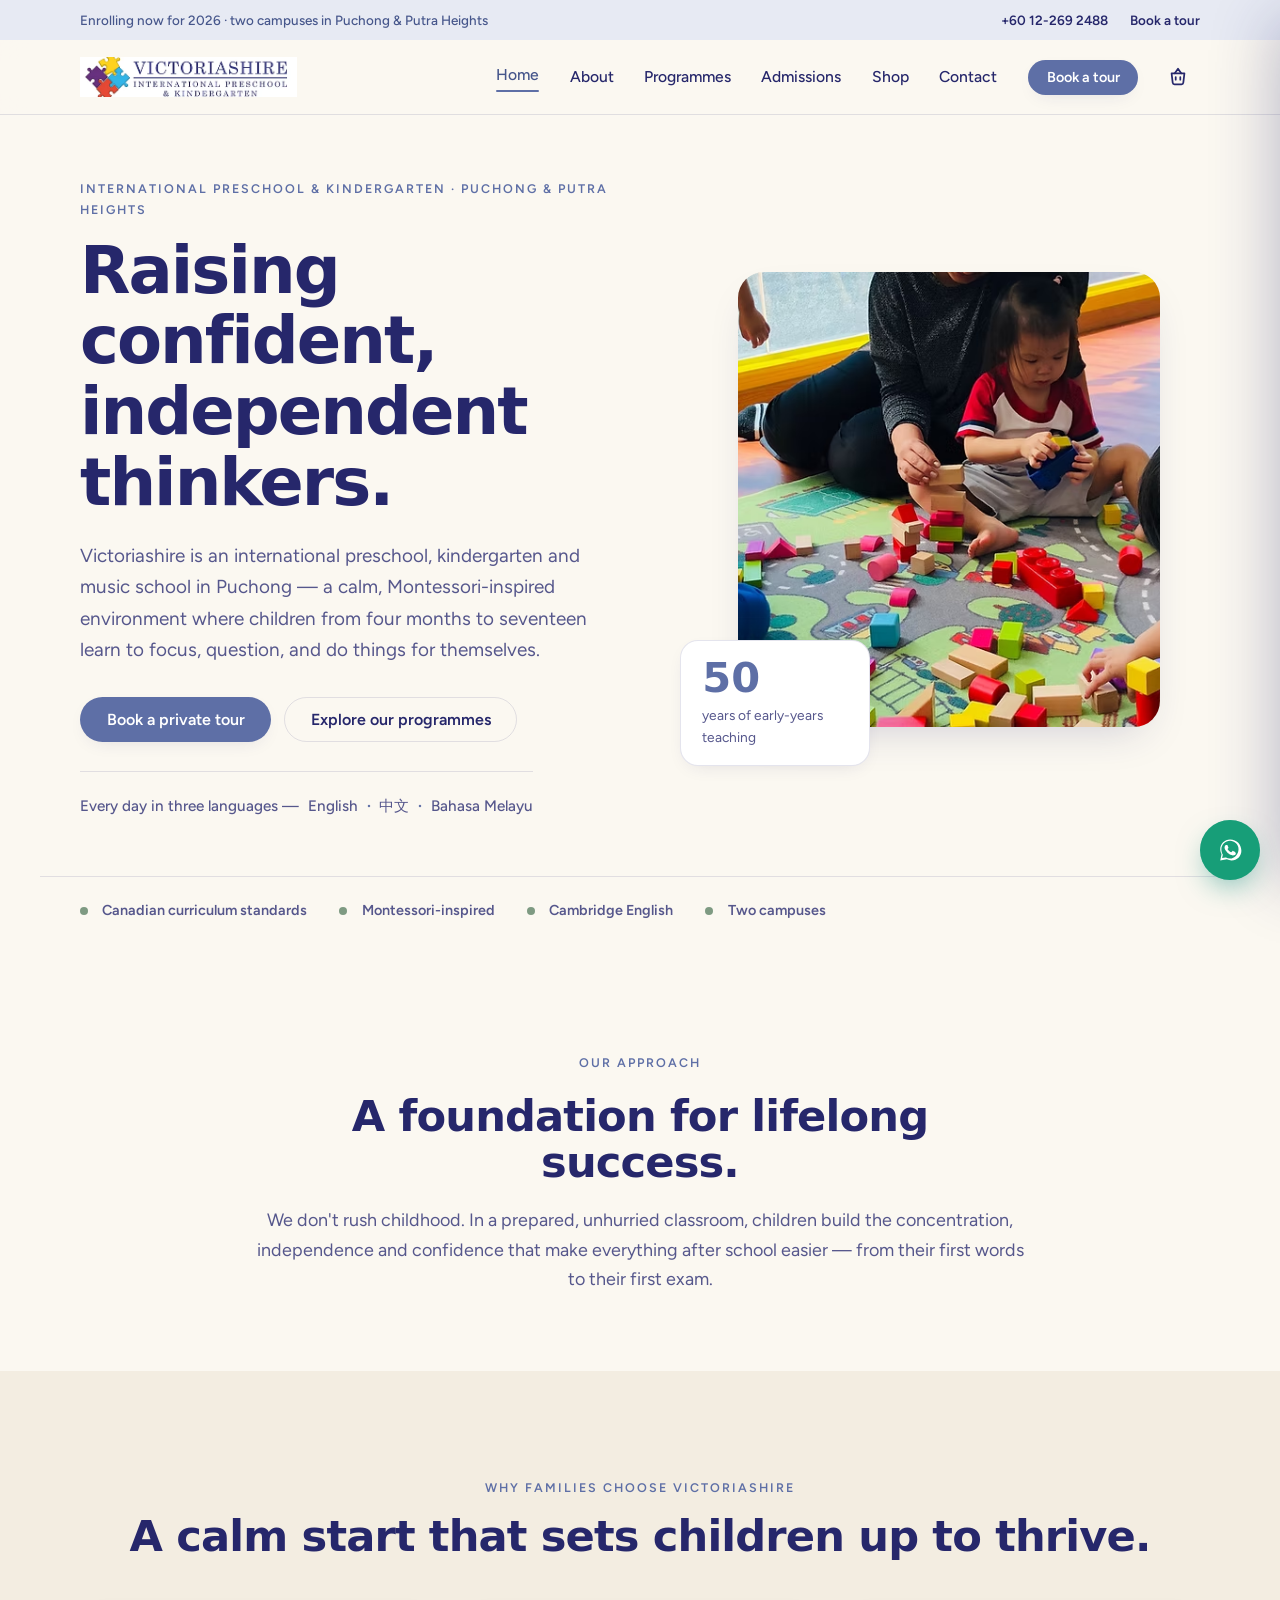
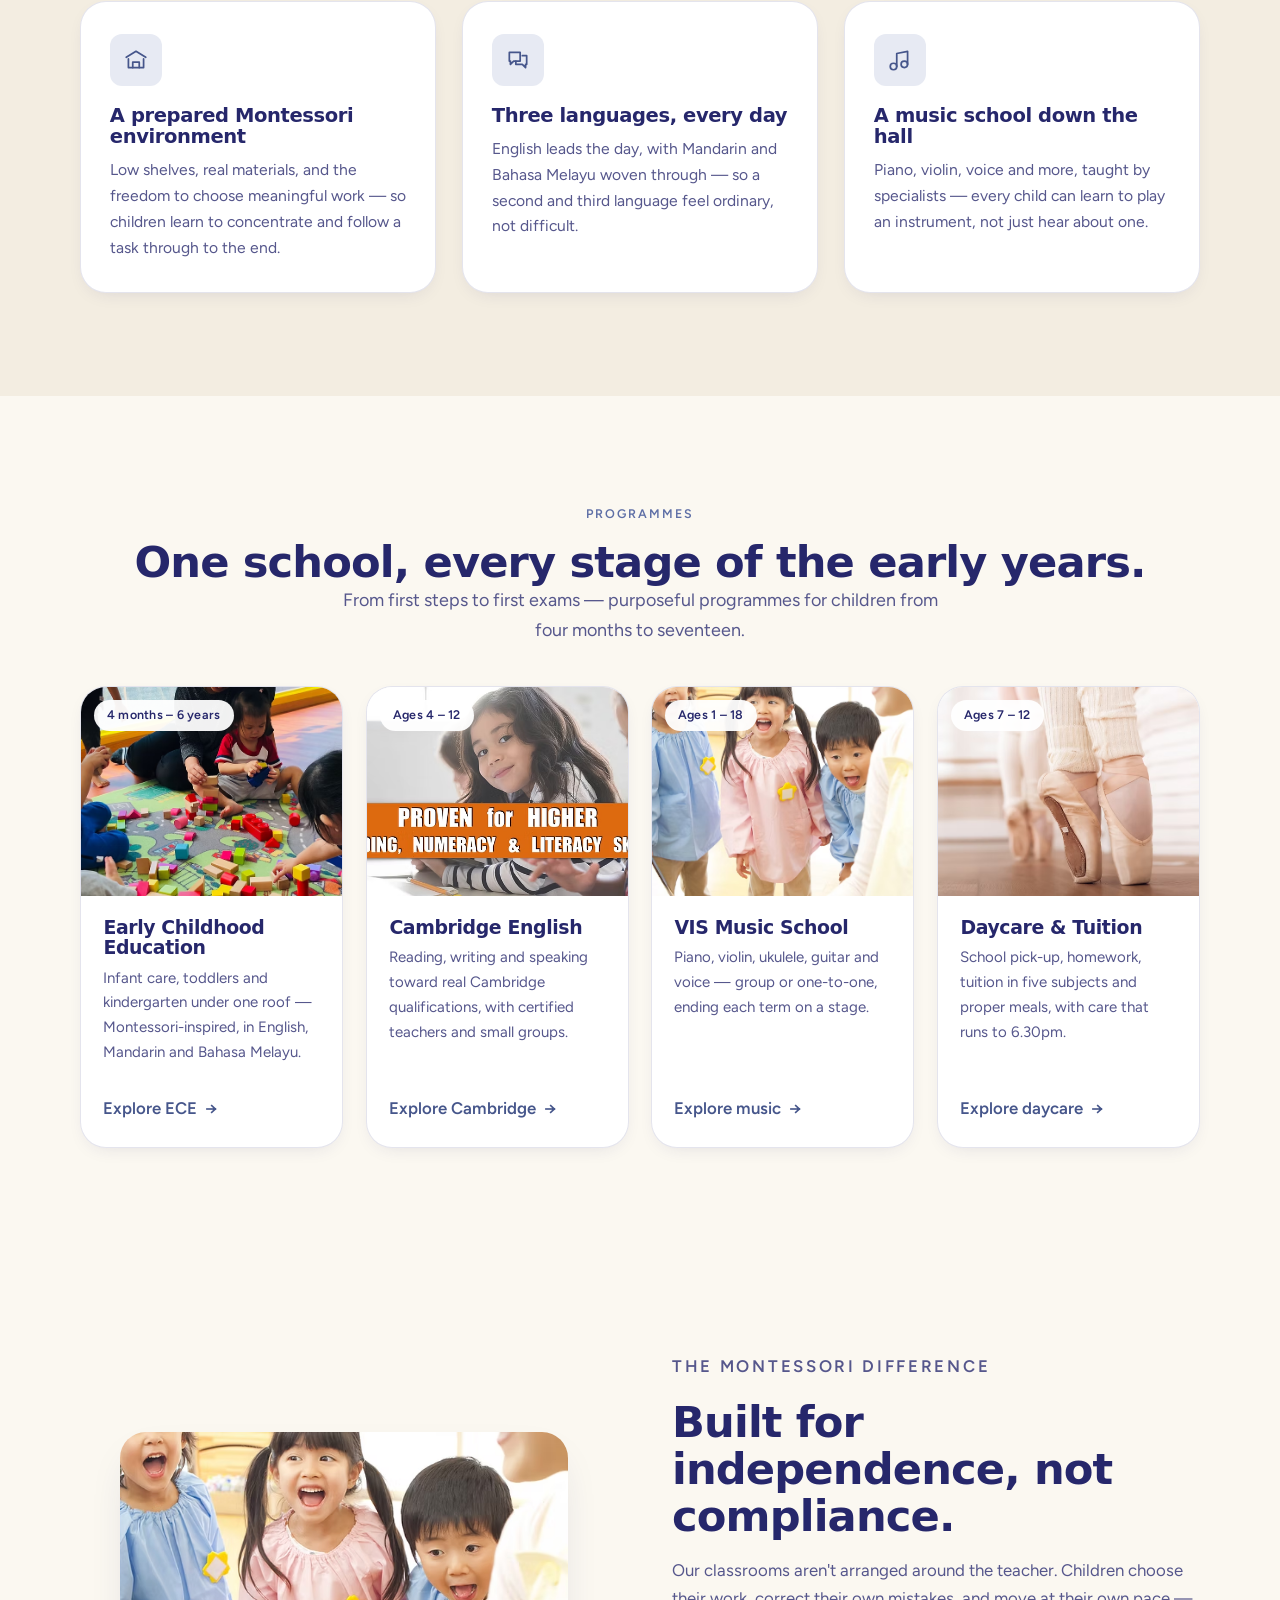
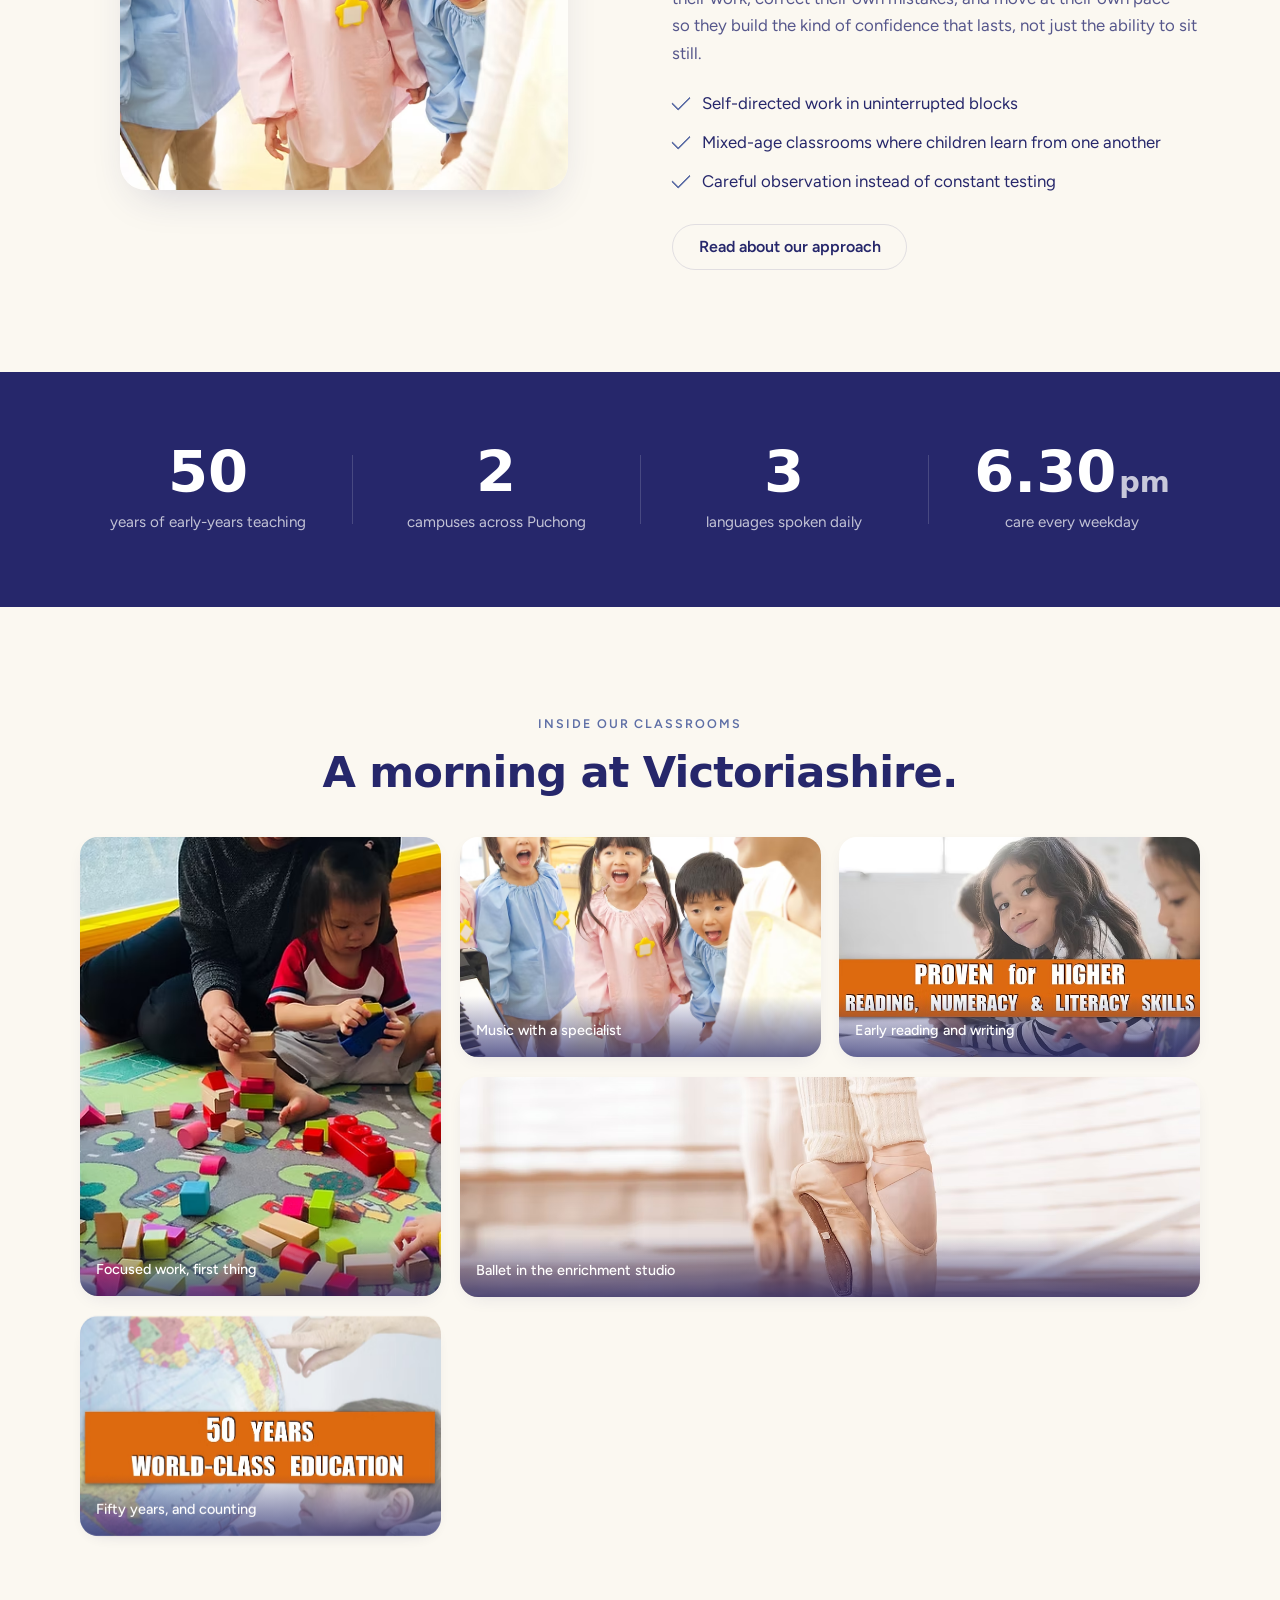
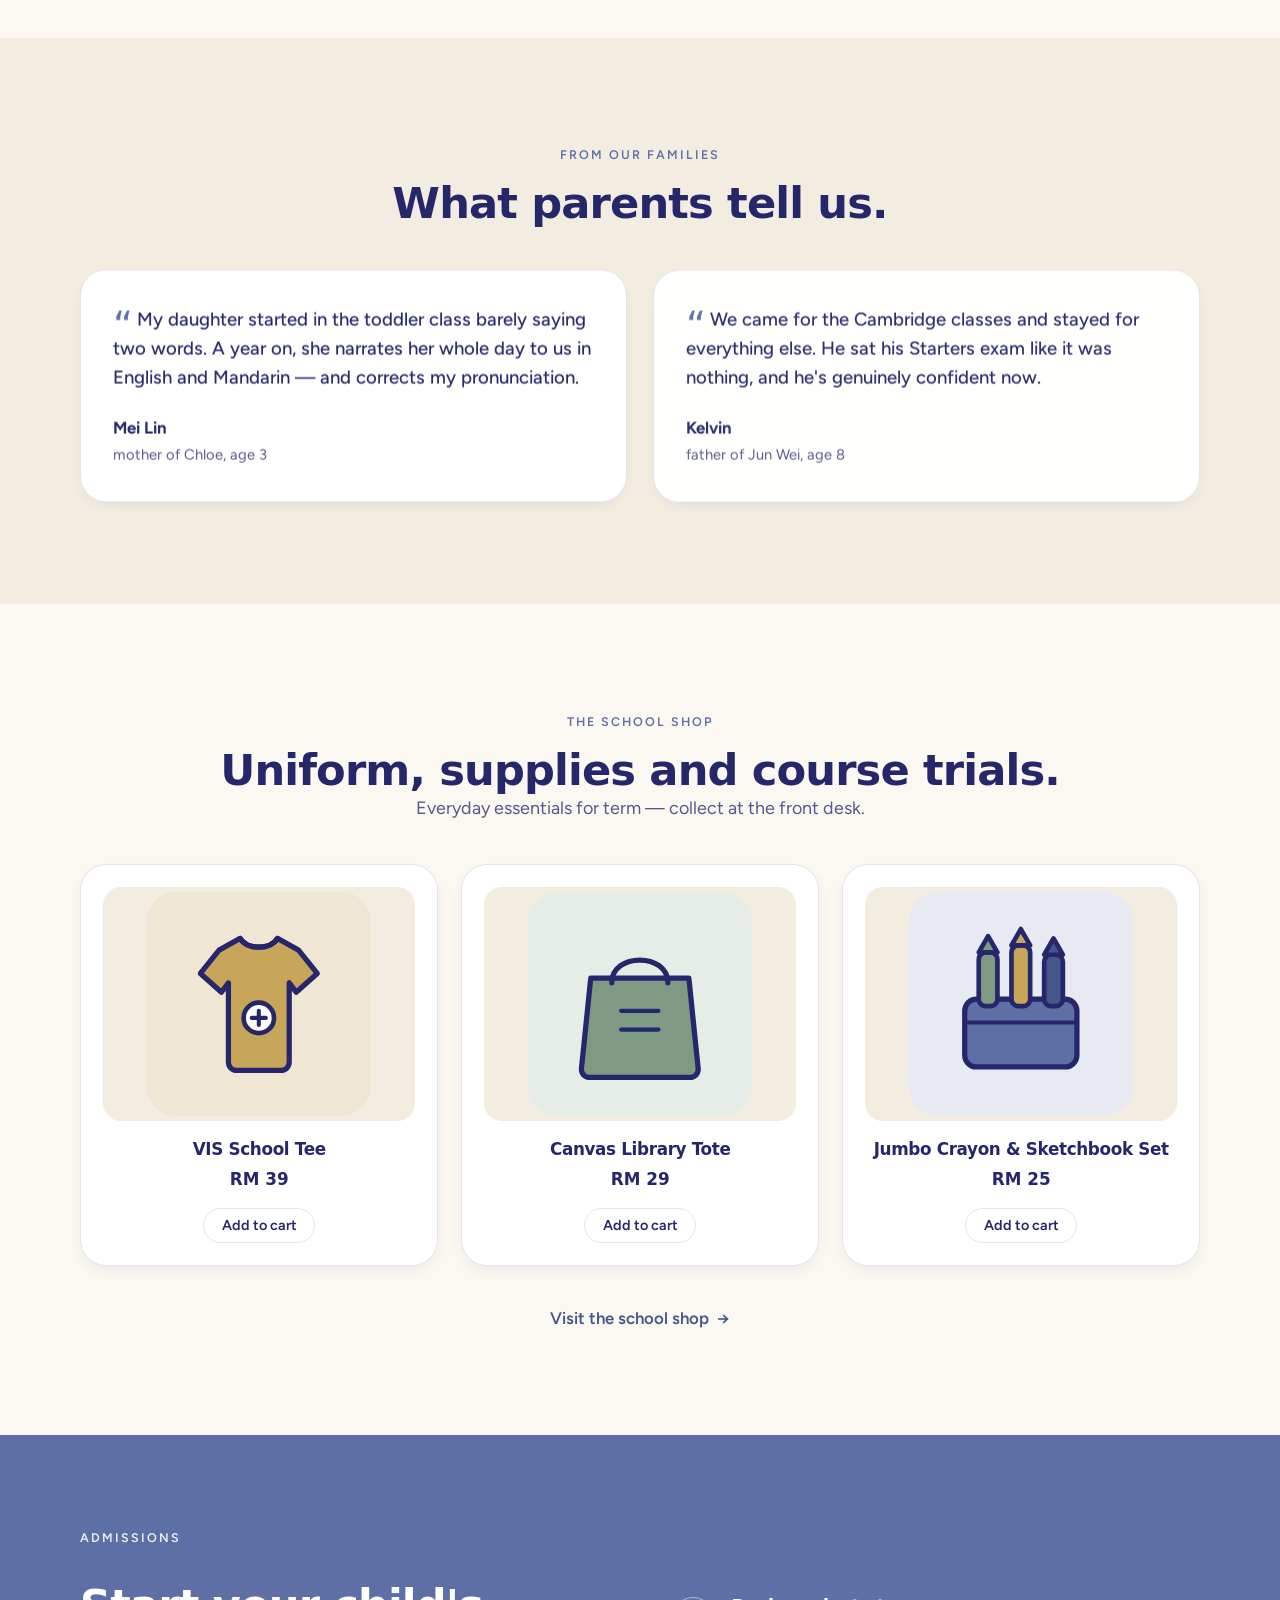
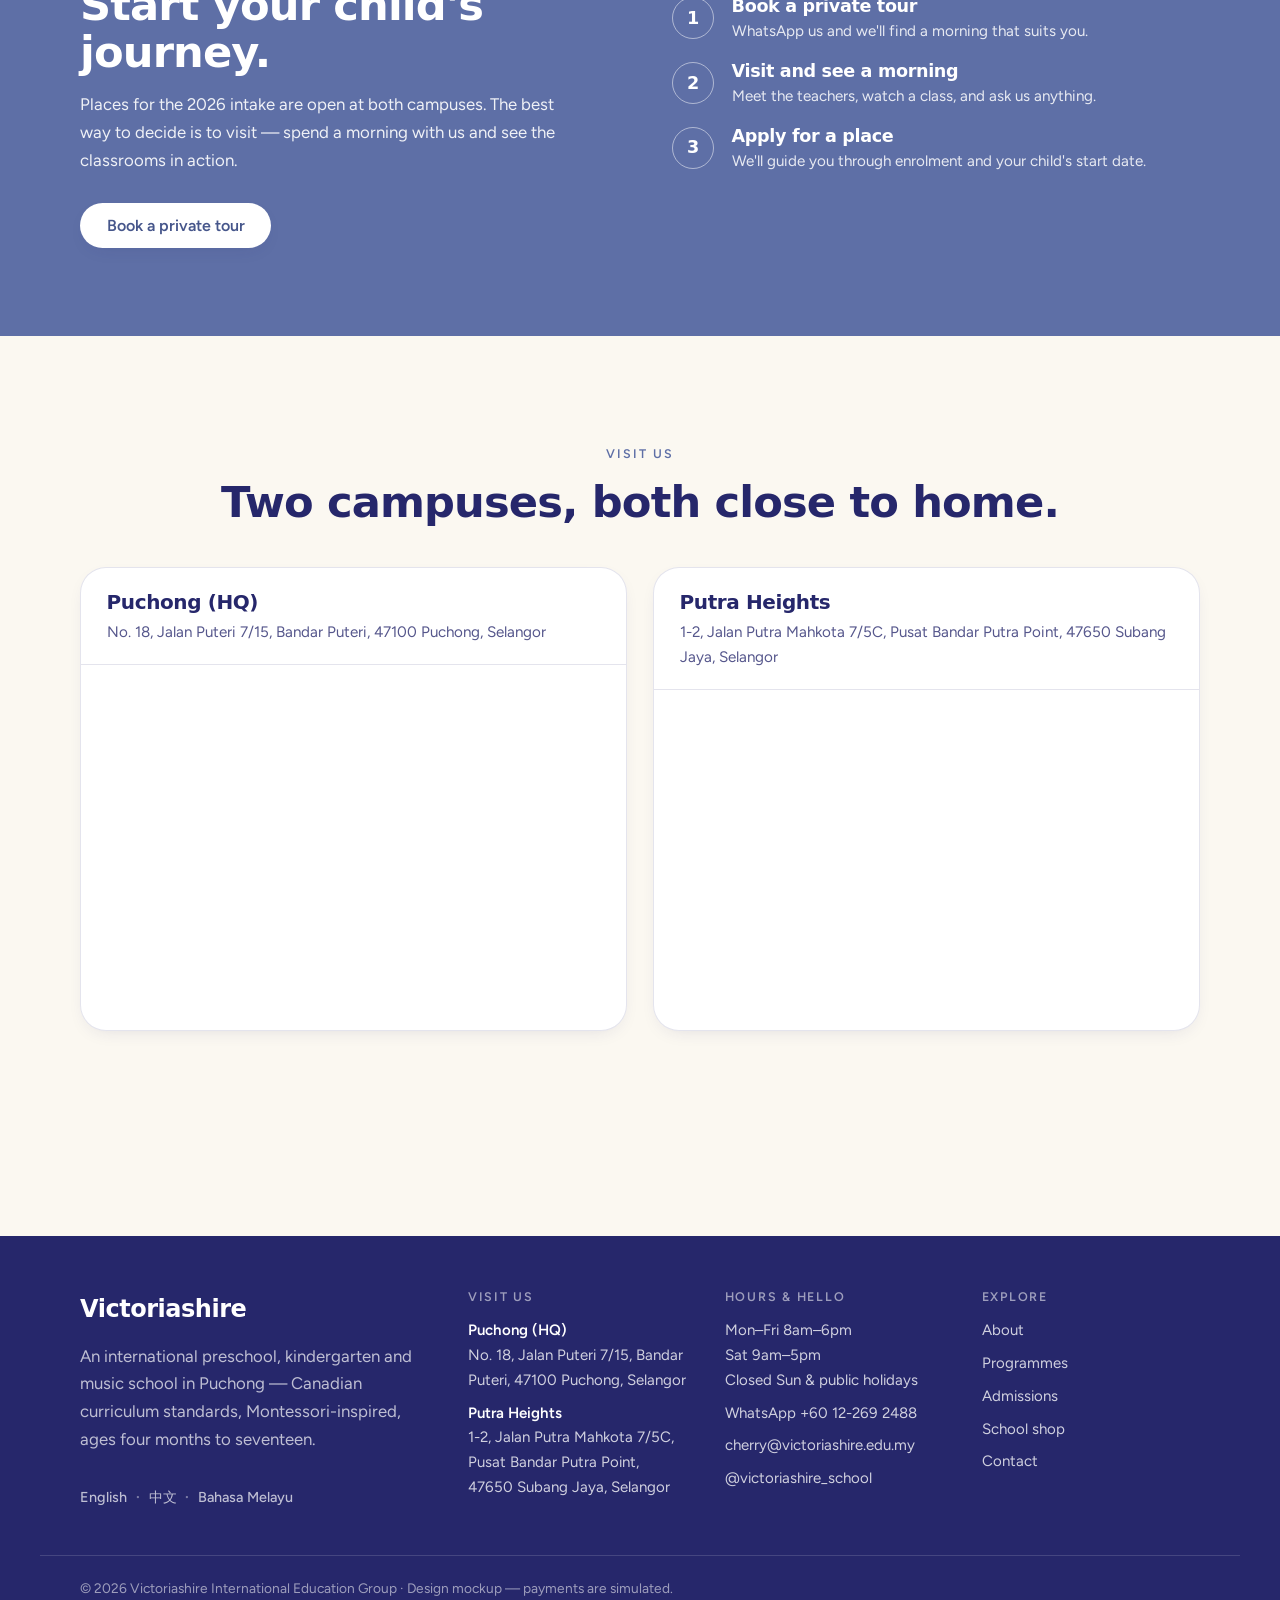
<file: mockup-1-html/index.html>
<!DOCTYPE html>
<html lang="en" class="no-js">
<head>
  <meta charset="UTF-8">
  <meta name="viewport" content="width=device-width, initial-scale=1">
  <title>Victoriashire — International Preschool &amp; Kindergarten, Puchong</title>
  <meta name="description" content="An international preschool, kindergarten and music school in Puchong. A calm, Montessori-inspired environment where children from four months to seventeen learn to focus, question and think for themselves. Book a private tour.">
  <link rel="icon" href="assets/favicon.svg" type="image/svg+xml">
  <link rel="preconnect" href="https://fonts.googleapis.com">
  <link rel="preconnect" href="https://fonts.gstatic.com" crossorigin>
  <link href="https://fonts.googleapis.com/css2?family=Hanken+Grotesque:wght@500;600;700;800&family=Figtree:wght@400;500;600;700&display=swap" rel="stylesheet">
  <link rel="stylesheet" href="css/tokens.css">
  <link rel="stylesheet" href="css/base.css">
  <link rel="stylesheet" href="css/components.css">
  <link rel="stylesheet" href="css/pages.css">
</head>
<body>
  <a class="skip-link" href="#main">Skip to content</a>
  <div id="site-header"></div>

  <main id="main">

    <!-- 1. HERO -->
    <section class="hero">
      <div class="container hero-grid">
        <div class="hero-copy">
          <p class="eyebrow">International preschool &amp; kindergarten · Puchong &amp; Putra Heights</p>
          <h1 class="h-hero">Raising confident, independent thinkers.</h1>
          <p class="hero-sub">Victoriashire is an international preschool, kindergarten and music school in Puchong — a calm, Montessori-inspired environment where children from four months to seventeen learn to focus, question, and do things for themselves.</p>
          <div class="hero-actions">
            <a class="btn btn-primary" href="https://wa.me/60122692488" target="_blank" rel="noopener">Book a private tour</a>
            <a class="btn btn-ghost" href="programmes.html">Explore our programmes</a>
          </div>
          <p class="trilingual hero-lang">Every day in three languages — <span>English</span> <span class="sep">·</span> <span>中文</span> <span class="sep">·</span> <span>Bahasa Melayu</span></p>
        </div>

        <div class="hero-media">
          <figure class="hero-photo">
            <img src="assets/img/photo-blocks.avif" alt="A child concentrating on building with wooden blocks in a Montessori classroom" width="720" height="820">
          </figure>
          <div class="hero-stat">
            <span class="hero-stat-num">50</span>
            <span class="hero-stat-label">years of early-years teaching</span>
          </div>
        </div>
      </div>
      <div class="container hero-trust">
        <span>Canadian curriculum standards</span>
        <span>Montessori-inspired</span>
        <span>Cambridge English</span>
        <span>Two campuses</span>
      </div>
    </section>

    <!-- 2. STATEMENT -->
    <section class="section statement">
      <div class="container container-narrow statement-inner">
        <p class="eyebrow">Our approach</p>
        <h2 class="h-title">A foundation for lifelong success.</h2>
        <p class="sec-lede">We don't rush childhood. In a prepared, unhurried classroom, children build the concentration, independence and confidence that make everything after school easier — from their first words to their first exam.</p>
      </div>
    </section>

    <!-- 3. WHY FAMILIES CHOOSE VIS -->
    <section class="section section--tint values">
      <div class="container">
        <div class="sec-head sec-head--center">
          <p class="eyebrow">Why families choose Victoriashire</p>
          <h2 class="h-title">A calm start that sets children up to thrive.</h2>
        </div>
        <div class="values-grid">
          <article class="value-card reveal">
            <span class="value-ico" aria-hidden="true">
              <svg viewBox="0 0 24 24" fill="none" stroke="currentColor" stroke-width="1.6" stroke-linecap="round" stroke-linejoin="round"><path d="M3 9.5 12 4l9 5.5"/><path d="M5 11v8h14v-8"/><path d="M9 19v-5h6v5"/></svg>
            </span>
            <h3>A prepared Montessori environment</h3>
            <p>Low shelves, real materials, and the freedom to choose meaningful work — so children learn to concentrate and follow a task through to the end.</p>
          </article>
          <article class="value-card reveal">
            <span class="value-ico" aria-hidden="true">
              <svg viewBox="0 0 24 24" fill="none" stroke="currentColor" stroke-width="1.6" stroke-linecap="round" stroke-linejoin="round"><path d="M4 5h10v8H8l-3 3v-3H4z"/><path d="M10 13v3h6l3 3v-3h1v-8h-4"/></svg>
            </span>
            <h3>Three languages, every day</h3>
            <p>English leads the day, with Mandarin and Bahasa Melayu woven through — so a second and third language feel ordinary, not difficult.</p>
          </article>
          <article class="value-card reveal">
            <span class="value-ico" aria-hidden="true">
              <svg viewBox="0 0 24 24" fill="none" stroke="currentColor" stroke-width="1.6" stroke-linecap="round" stroke-linejoin="round"><path d="M9 18V6l10-2v12"/><circle cx="6" cy="18" r="3"/><circle cx="16" cy="16" r="3"/></svg>
            </span>
            <h3>A music school down the hall</h3>
            <p>Piano, violin, voice and more, taught by specialists — every child can learn to play an instrument, not just hear about one.</p>
          </article>
        </div>
      </div>
    </section>

    <!-- 4. PROGRAMMES -->
    <section class="section programmes">
      <div class="container">
        <div class="sec-head sec-head--center">
          <p class="eyebrow">Programmes</p>
          <h2 class="h-title">One school, every stage of the early years.</h2>
          <p class="sec-lede sec-lede--center">From first steps to first exams — purposeful programmes for children from four months to seventeen.</p>
        </div>
        <div class="prog-grid">
          <article class="prog-card reveal">
            <div class="prog-media">
              <img src="assets/img/photo-blocks.avif" alt="Toddlers building with wooden blocks">
              <span class="chip prog-age">4 months – 6 years</span>
            </div>
            <div class="prog-body">
              <h3>Early Childhood Education</h3>
              <p>Infant care, toddlers and kindergarten under one roof — Montessori-inspired, in English, Mandarin and Bahasa Melayu.</p>
              <a class="arrow-link" href="programmes.html#ece">Explore ECE <span class="arw">→</span></a>
            </div>
          </article>
          <article class="prog-card reveal">
            <div class="prog-media">
              <img src="assets/img/photo-literacy.avif" alt="A child practising early reading and writing">
              <span class="chip prog-age">Ages 4 – 12</span>
            </div>
            <div class="prog-body">
              <h3>Cambridge English</h3>
              <p>Reading, writing and speaking toward real Cambridge qualifications, with certified teachers and small groups.</p>
              <a class="arrow-link" href="programmes.html#cambridge">Explore Cambridge <span class="arw">→</span></a>
            </div>
          </article>
          <article class="prog-card reveal">
            <div class="prog-media">
              <img src="assets/img/photo-music-class.avif" alt="Children singing around a piano during music class">
              <span class="chip prog-age">Ages 1 – 18</span>
            </div>
            <div class="prog-body">
              <h3>VIS Music School</h3>
              <p>Piano, violin, ukulele, guitar and voice — group or one-to-one, ending each term on a stage.</p>
              <a class="arrow-link" href="programmes.html#music">Explore music <span class="arw">→</span></a>
            </div>
          </article>
          <article class="prog-card reveal">
            <div class="prog-media">
              <img src="assets/img/photo-ballet.avif" alt="A child in an after-school enrichment class">
              <span class="chip prog-age">Ages 7 – 12</span>
            </div>
            <div class="prog-body">
              <h3>Daycare &amp; Tuition</h3>
              <p>School pick-up, homework, tuition in five subjects and proper meals, with care that runs to 6.30pm.</p>
              <a class="arrow-link" href="programmes.html#daycare">Explore daycare <span class="arw">→</span></a>
            </div>
          </article>
        </div>
      </div>
    </section>

    <!-- 5. FEATURE — built for independence -->
    <section class="section feature">
      <div class="container feature-grid">
        <figure class="feature-media reveal">
          <img src="assets/img/photo-music-class.avif" alt="A teacher guiding children in a hands-on lesson">
        </figure>
        <div class="feature-copy">
          <p class="eyebrow">The Montessori difference</p>
          <h2 class="h-title">Built for independence, not compliance.</h2>
          <p>Our classrooms aren't arranged around the teacher. Children choose their work, correct their own mistakes, and move at their own pace — so they build the kind of confidence that lasts, not just the ability to sit still.</p>
          <ul class="feature-list">
            <li>Self-directed work in uninterrupted blocks</li>
            <li>Mixed-age classrooms where children learn from one another</li>
            <li>Careful observation instead of constant testing</li>
          </ul>
          <a class="btn btn-ghost" href="about.html">Read about our approach</a>
        </div>
      </div>
    </section>

    <!-- 6. STATS -->
    <section class="stats-band">
      <div class="container stats-grid">
        <div class="stat reveal">
          <span class="stat-num"><span data-count="50">0</span></span>
          <span class="stat-label">years of early-years teaching</span>
        </div>
        <div class="stat reveal">
          <span class="stat-num"><span data-count="2">0</span></span>
          <span class="stat-label">campuses across Puchong</span>
        </div>
        <div class="stat reveal">
          <span class="stat-num"><span data-count="3">0</span></span>
          <span class="stat-label">languages spoken daily</span>
        </div>
        <div class="stat reveal">
          <span class="stat-num">6.30<span class="stat-num-unit">pm</span></span>
          <span class="stat-label">care every weekday</span>
        </div>
      </div>
    </section>

    <!-- 7. GALLERY -->
    <section class="section gallery">
      <div class="container">
        <div class="sec-head sec-head--center">
          <p class="eyebrow">Inside our classrooms</p>
          <h2 class="h-title">A morning at Victoriashire.</h2>
        </div>
        <div class="gallery-grid">
          <figure class="gallery-item gallery-item--tall reveal">
            <img src="assets/img/photo-blocks.avif" alt="A child building with wooden blocks">
            <figcaption>Focused work, first thing</figcaption>
          </figure>
          <figure class="gallery-item reveal">
            <img src="assets/img/photo-music-class.avif" alt="Children singing around a piano">
            <figcaption>Music with a specialist</figcaption>
          </figure>
          <figure class="gallery-item reveal">
            <img src="assets/img/photo-literacy.avif" alt="A child reading and writing">
            <figcaption>Early reading and writing</figcaption>
          </figure>
          <figure class="gallery-item gallery-item--wide reveal">
            <img src="assets/img/photo-ballet.avif" alt="A child in a ballet lesson">
            <figcaption>Ballet in the enrichment studio</figcaption>
          </figure>
          <figure class="gallery-item reveal">
            <img src="assets/img/photo-50-years.avif" alt="Fifty years of Victoriashire heritage">
            <figcaption>Fifty years, and counting</figcaption>
          </figure>
        </div>
      </div>
    </section>

    <!-- 8. PARENT VOICES -->
    <section class="section section--tint voices">
      <div class="container">
        <div class="sec-head sec-head--center">
          <p class="eyebrow">From our families</p>
          <h2 class="h-title">What parents tell us.</h2>
        </div>
        <div class="voices-grid">
          <figure class="quote-card reveal">
            <blockquote>My daughter started in the toddler class barely saying two words. A year on, she narrates her whole day to us in English and Mandarin — and corrects my pronunciation.</blockquote>
            <figcaption><span class="q-name">Mei Lin</span><span class="q-role">mother of Chloe, age 3</span></figcaption>
          </figure>
          <figure class="quote-card reveal">
            <blockquote>We came for the Cambridge classes and stayed for everything else. He sat his Starters exam like it was nothing, and he's genuinely confident now.</blockquote>
            <figcaption><span class="q-name">Kelvin</span><span class="q-role">father of Jun Wei, age 8</span></figcaption>
          </figure>
        </div>
      </div>
    </section>

    <!-- 9. SHOP TEASER -->
    <section class="section shop-teaser">
      <div class="container">
        <div class="sec-head sec-head--center">
          <p class="eyebrow">The school shop</p>
          <h2 class="h-title">Uniform, supplies and course trials.</h2>
          <p class="sec-lede sec-lede--center">Everyday essentials for term — collect at the front desk.</p>
        </div>
        <div class="teaser-grid">
          <article class="teaser-card reveal">
            <div class="teaser-art" data-goodie-art="school-tee"></div>
            <h3>VIS School Tee</h3>
            <span class="price">RM 39</span>
            <button class="btn btn-ghost btn-sm" type="button" data-add="school-tee">Add to cart</button>
          </article>
          <article class="teaser-card reveal">
            <div class="teaser-art" data-goodie-art="library-tote"></div>
            <h3>Canvas Library Tote</h3>
            <span class="price">RM 29</span>
            <button class="btn btn-ghost btn-sm" type="button" data-add="library-tote">Add to cart</button>
          </article>
          <article class="teaser-card reveal">
            <div class="teaser-art" data-goodie-art="crayon-set"></div>
            <h3>Jumbo Crayon &amp; Sketchbook Set</h3>
            <span class="price">RM 25</span>
            <button class="btn btn-ghost btn-sm" type="button" data-add="crayon-set">Add to cart</button>
          </article>
        </div>
        <p class="center-link"><a class="arrow-link" href="shop.html">Visit the school shop <span class="arw">→</span></a></p>
      </div>
    </section>

    <!-- 10. ADMISSIONS CTA -->
    <section class="admissions-cta">
      <div class="container admissions-inner">
        <div class="admissions-copy">
          <p class="eyebrow eyebrow--light">Admissions</p>
          <h2 class="h-title">Start your child's journey.</h2>
          <p>Places for the 2026 intake are open at both campuses. The best way to decide is to visit — spend a morning with us and see the classrooms in action.</p>
          <a class="btn btn-white" href="https://wa.me/60122692488" target="_blank" rel="noopener">Book a private tour</a>
        </div>
        <ol class="steps">
          <li class="step"><span class="step-n">1</span><div><h3>Book a private tour</h3><p>WhatsApp us and we'll find a morning that suits you.</p></div></li>
          <li class="step"><span class="step-n">2</span><div><h3>Visit and see a morning</h3><p>Meet the teachers, watch a class, and ask us anything.</p></div></li>
          <li class="step"><span class="step-n">3</span><div><h3>Apply for a place</h3><p>We'll guide you through enrolment and your child's start date.</p></div></li>
        </ol>
      </div>
    </section>

    <!-- 11. FIND US -->
    <section class="section find" id="find-us">
      <div class="container">
        <div class="sec-head sec-head--center">
          <p class="eyebrow">Visit us</p>
          <h2 class="h-title">Two campuses, both close to home.</h2>
        </div>
        <div class="find-grid">
          <article class="find-card reveal">
            <div class="find-head">
              <h3>Puchong (HQ)</h3>
              <p>No. 18, Jalan Puteri 7/15, Bandar Puteri, 47100 Puchong, Selangor</p>
            </div>
            <div class="map-frame">
              <iframe title="Map to Victoriashire, Bandar Puteri Puchong" src="https://www.google.com/maps/embed?pb=!1m18!1m12!1m3!1d3283.921605458261!2d101.62552860000001!3d3.0181591!2m3!1f0!2f0!3f0!3m2!1i1024!2i768!4f13.1!3m3!1m2!1s0x31cdb4a31508462b%3A0xe18078c6f57863!2s18%2C%20Jln%20Puteri%207%2F15%2C%20Bandar%20Puteri%2C%2047100%20Puchong%2C%20Selangor%2C%20Malaysia!5e1!3m2!1sen!2sin!4v1783682991611!5m2!1sen!2sin" allowfullscreen="" loading="lazy" referrerpolicy="strict-origin-when-cross-origin"></iframe>
            </div>
          </article>
          <article class="find-card reveal">
            <div class="find-head">
              <h3>Putra Heights</h3>
              <p>1-2, Jalan Putra Mahkota 7/5C, Pusat Bandar Putra Point, 47650 Subang Jaya, Selangor</p>
            </div>
            <div class="map-frame">
              <iframe title="Map to Victoriashire, Putra Heights" src="https://www.google.com/maps/embed?pb=!1m18!1m12!1m3!1d3283.987269424316!2d101.5713136!3d2.9963515999999997!2m3!1f0!2f0!3f0!3m2!1i1024!2i768!4f13.1!3m3!1m2!1s0x31cdb300119d84df%3A0x84682f2e7346dc52!2s1%2C%20Jalan%20Putra%20Mahkota%207%2F5C%2C%20Pusat%20Bandar%20Putra%20Point%2C%2047650%20Subang%20Jaya%2C%20Selangor%2C%20Malaysia!5e1!3m2!1sen!2sin!4v1783683022666!5m2!1sen!2sin" allowfullscreen="" loading="lazy" referrerpolicy="strict-origin-when-cross-origin"></iframe>
            </div>
          </article>
        </div>
      </div>
    </section>

  </main>

  <div id="site-footer"></div>
  <div id="cart-drawer-mount"></div>

  <script src="vendor/gsap.min.js"></script>
  <script src="vendor/ScrollTrigger.min.js"></script>
  <script type="module" src="js/main.js"></script>
</body>
</html>
</file>
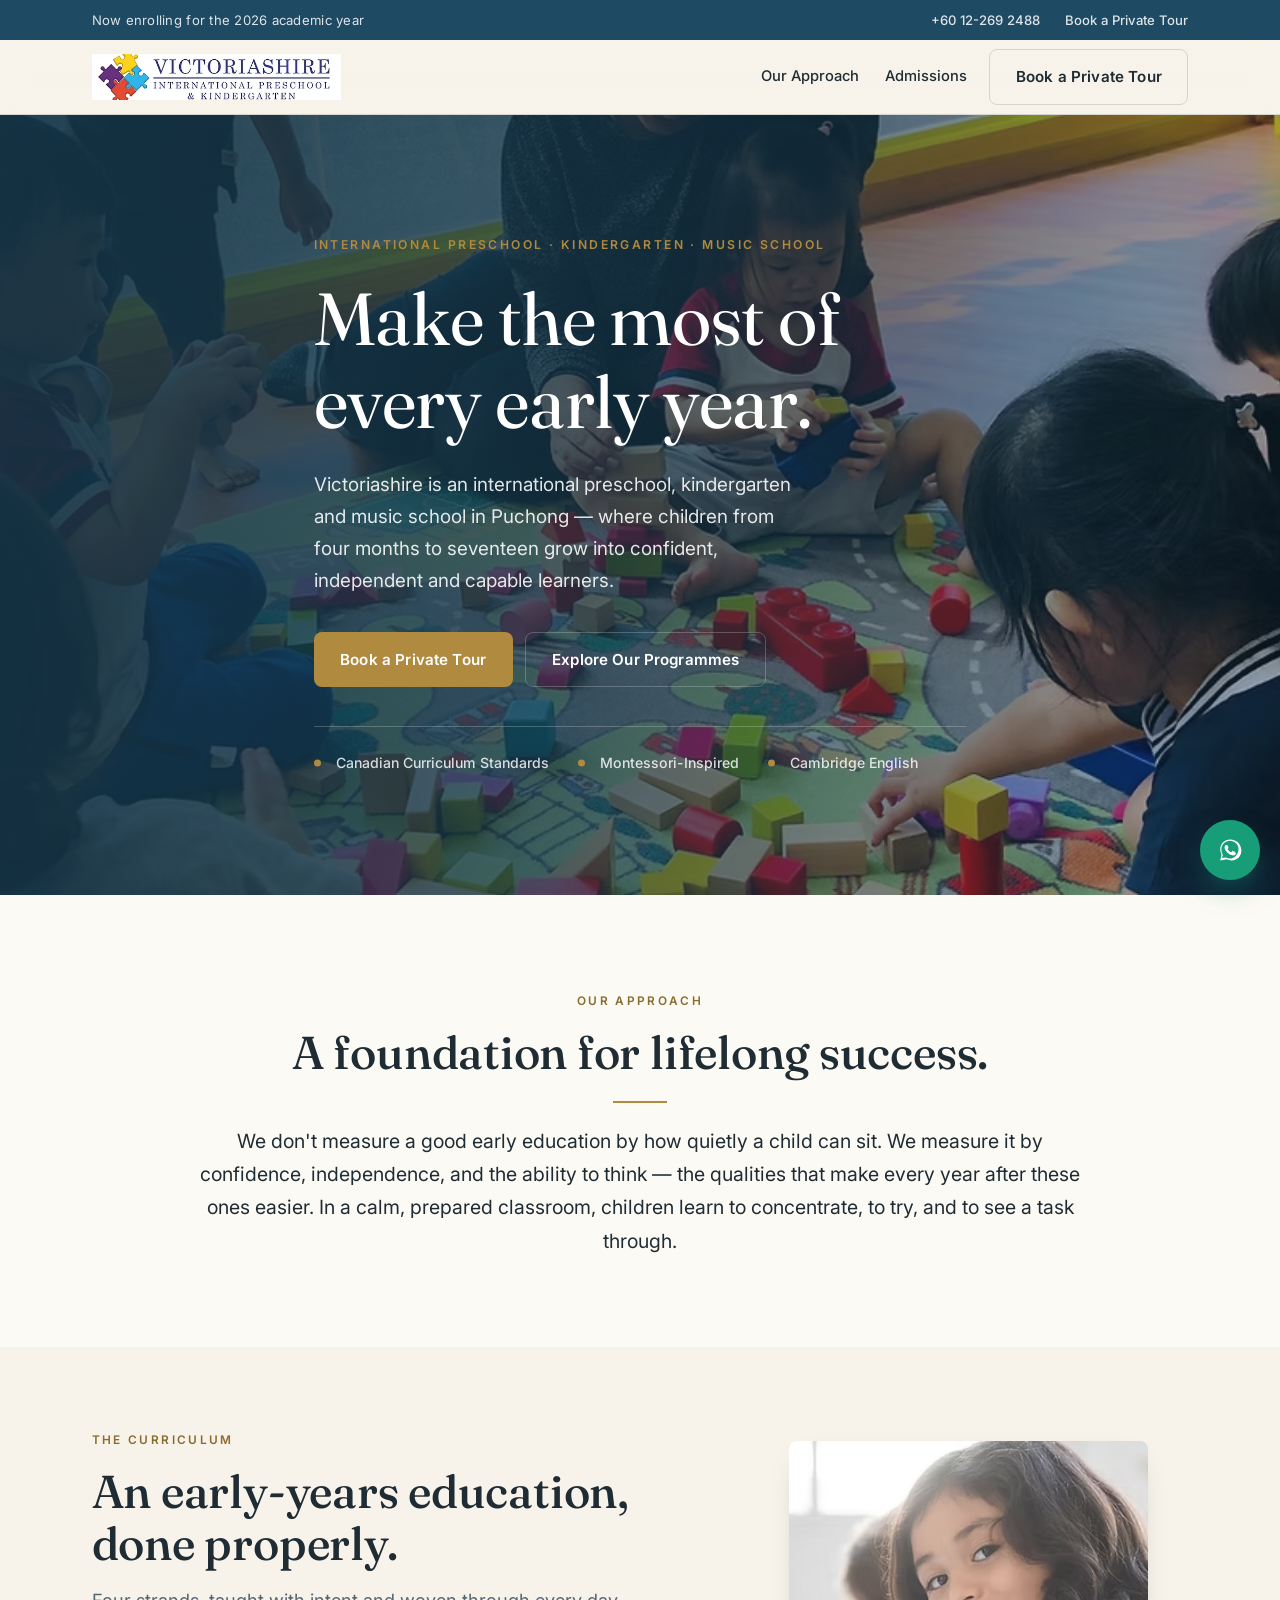
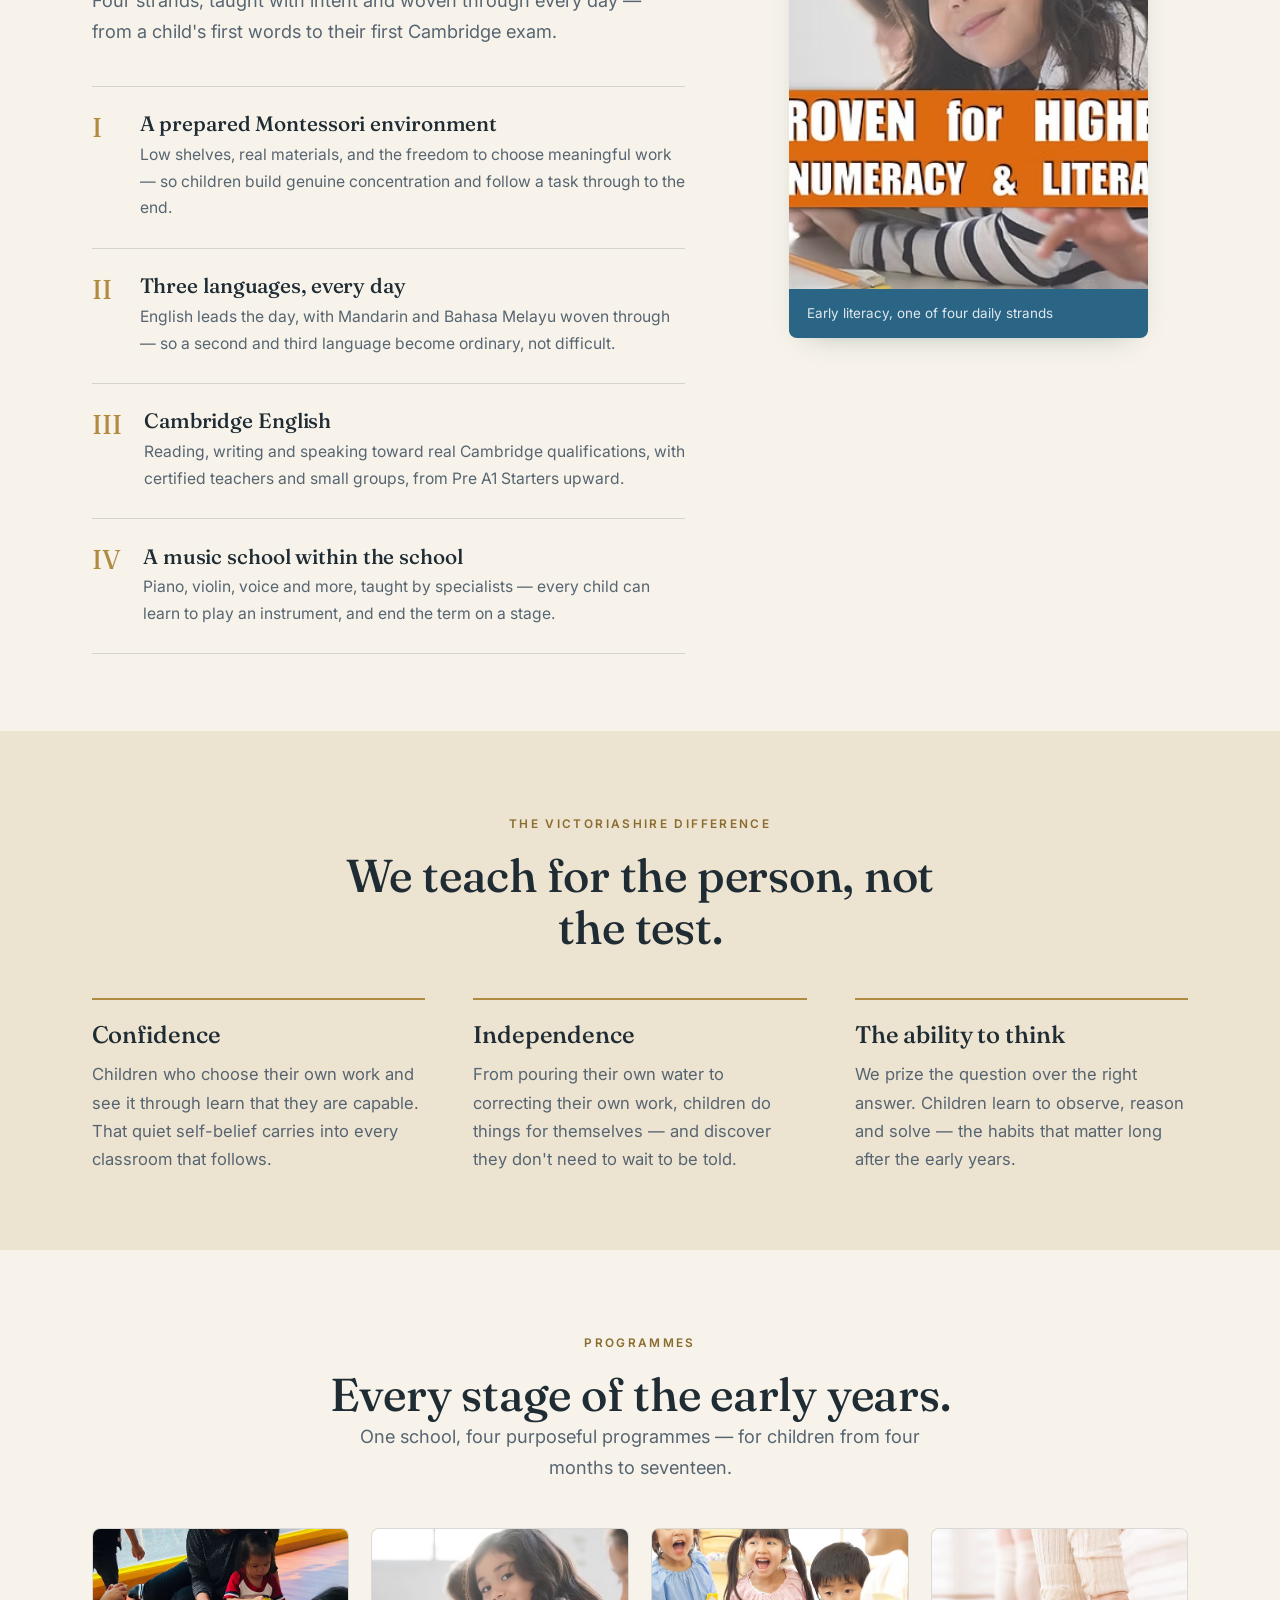
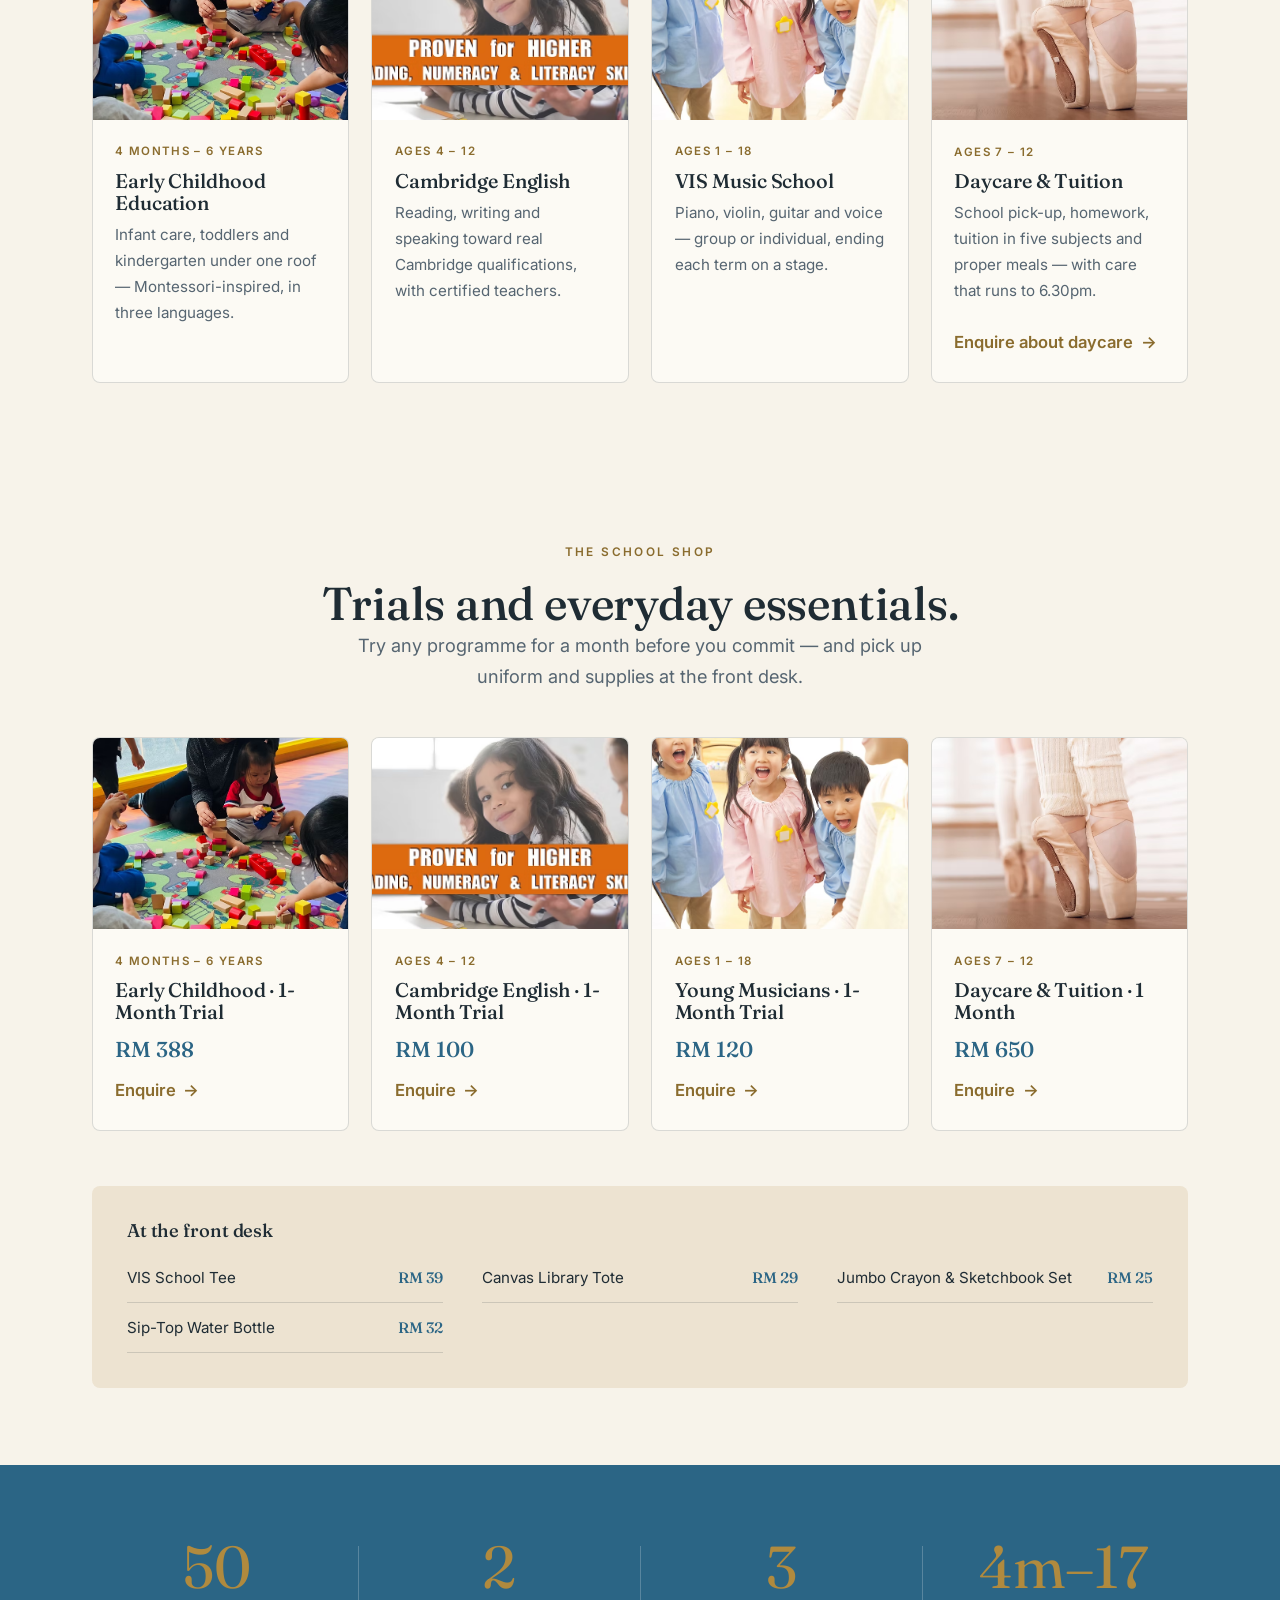
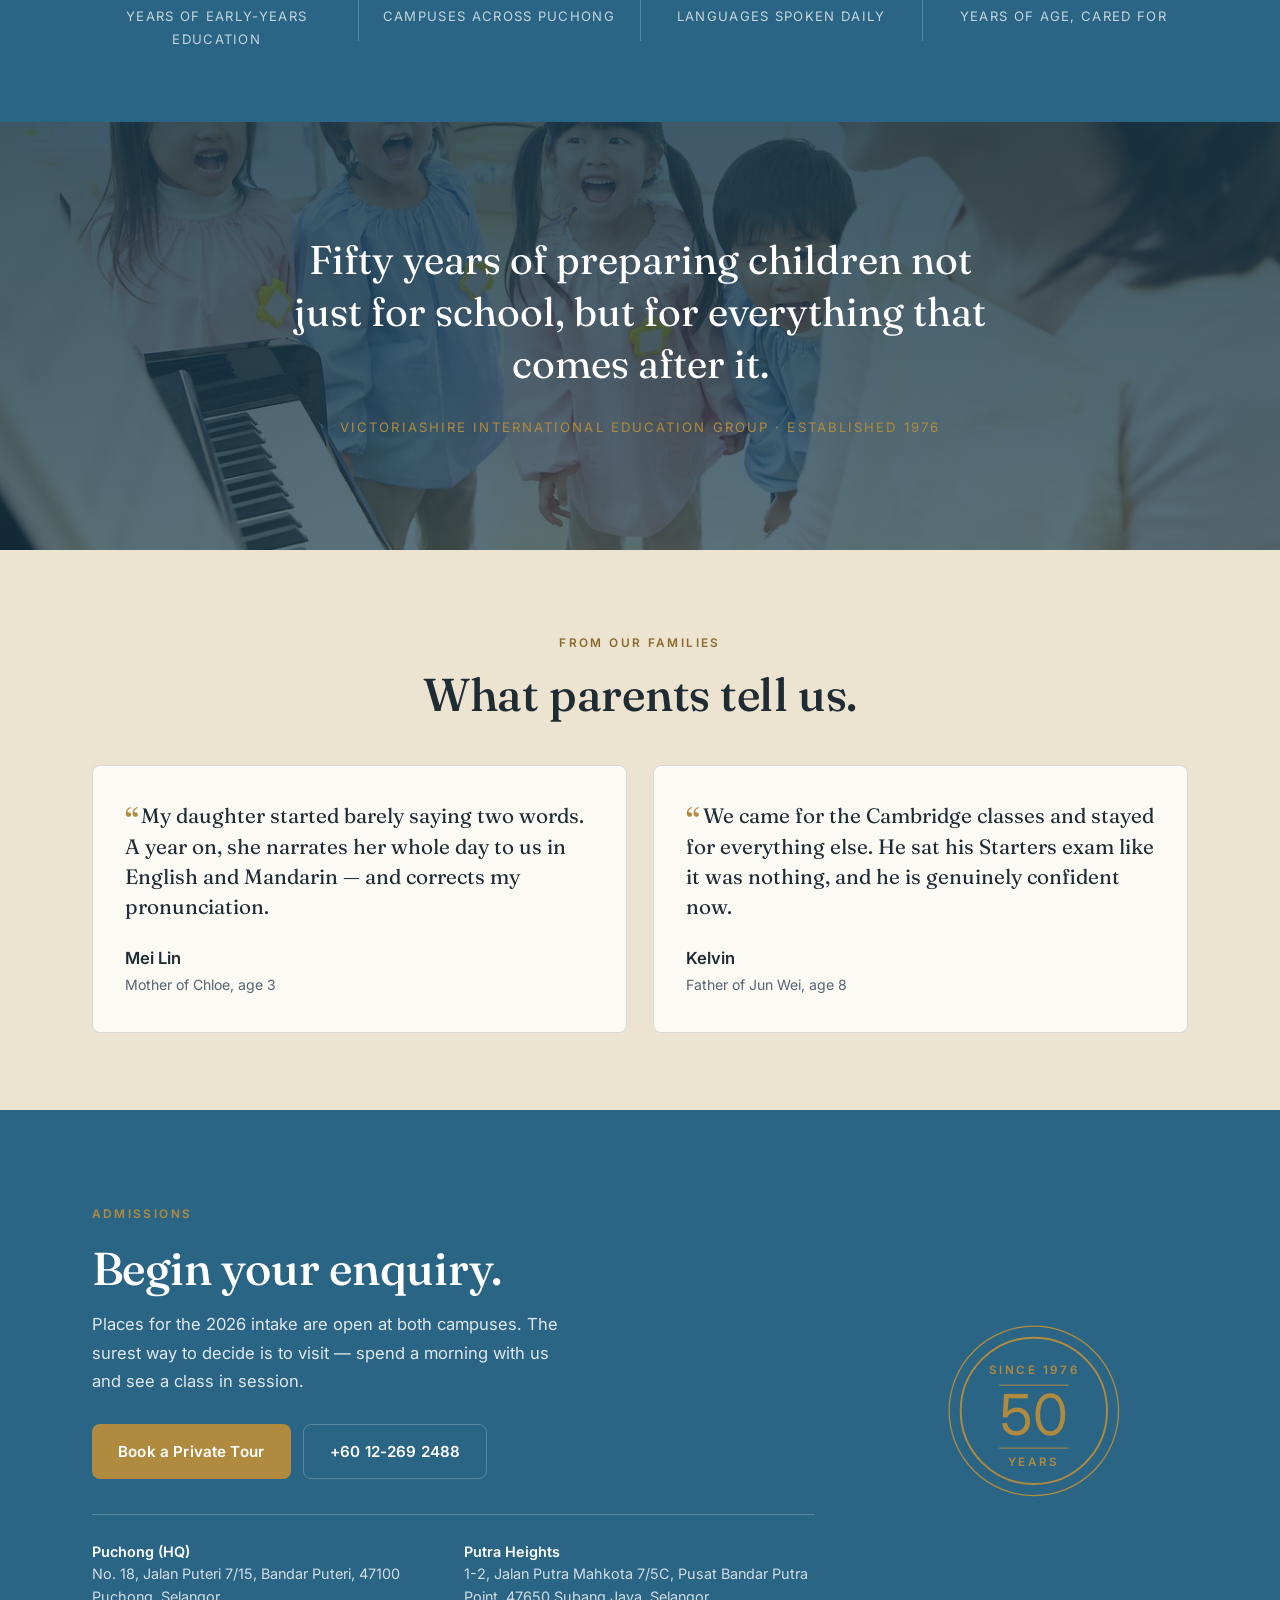
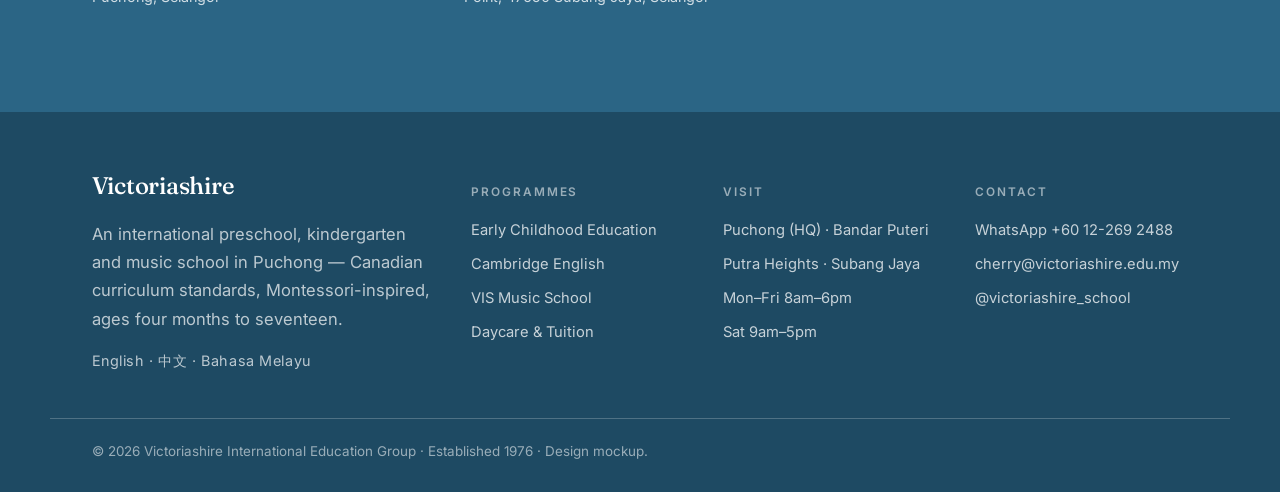
<file: mockup-3-html/index.html>
<!DOCTYPE html>
<html lang="en">
<head>
  <meta charset="UTF-8">
  <meta name="viewport" content="width=device-width, initial-scale=1">
  <title>Victoriashire — International Preschool, Kindergarten &amp; Music School, Puchong</title>
  <meta name="description" content="An international preschool, kindergarten and music school in Puchong. A Montessori-inspired, Cambridge-aligned early-years education where children grow into confident, independent, capable learners. Ages four months to seventeen.">
  <link rel="icon" href="favicon.svg" type="image/svg+xml">
  <link rel="preconnect" href="https://fonts.googleapis.com">
  <link rel="preconnect" href="https://fonts.gstatic.com" crossorigin>
  <link href="https://fonts.googleapis.com/css2?family=Fraunces:opsz,wght@9..144,400;9..144,500;9..144,600&family=Inter:wght@400;500;600;700&display=swap" rel="stylesheet">
  <link rel="stylesheet" href="css/style.css">
</head>
<body>
  <a class="skip-link" href="#main">Skip to content</a>

  <!-- TOPBAR -->
  <div class="topbar">
    <div class="wrap topbar-in">
      <span class="topbar-note">Now enrolling for the 2026 academic year</span>
      <span class="topbar-links">
        <a href="tel:+60122692488">+60 12-269 2488</a>
        <a href="https://wa.me/60122692488" target="_blank" rel="noopener">Book a Private Tour</a>
      </span>
    </div>
  </div>

  <!-- HEADER -->
  <header class="site-head">
    <div class="wrap head-in">
      <a class="brand" href="#top" aria-label="Victoriashire — home">
        <img class="brand-logo" src="img/logo-preschool.avif" alt="Victoriashire International Preschool &amp; Kindergarten">
      </a>
      <nav class="nav" aria-label="Primary">
        <a href="#about">Our Approach</a>
        <a href="#visit">Admissions</a>
      </nav>
      <a class="btn btn-outline head-cta" href="https://wa.me/60122692488" target="_blank" rel="noopener">Book a Private Tour</a>
    </div>
  </header>

  <main id="main">

    <!-- HERO -->
    <section class="hero" id="top">
      <div class="hero-media">
        <img src="img/photo-blocks.avif" alt="A child concentrating on building with wooden blocks in a Montessori classroom">
        <span class="hero-scrim" aria-hidden="true"></span>
      </div>
      <div class="wrap hero-inner">
        <p class="hero-eyebrow">International Preschool · Kindergarten · Music School</p>
        <h1>Make the most of<br>every early year.</h1>
        <p class="hero-sub">Victoriashire is an international preschool, kindergarten and music school in Puchong — where children from four months to seventeen grow into confident, independent and capable learners.</p>
        <div class="hero-cta">
          <a class="btn btn-brass" href="https://wa.me/60122692488" target="_blank" rel="noopener">Book a Private Tour</a>
          <a class="btn btn-line-light" href="#programmes">Explore Our Programmes</a>
        </div>
        <ul class="hero-creds">
          <li>Canadian Curriculum Standards</li>
          <li>Montessori-Inspired</li>
          <li>Cambridge English</li>
        </ul>
      </div>
    </section>

    <!-- STATEMENT -->
    <section class="statement" id="about">
      <div class="wrap statement-inner reveal">
        <span class="kicker">Our Approach</span>
        <h2>A foundation for lifelong success.</h2>
        <span class="rule" aria-hidden="true"></span>
        <p>We don't measure a good early education by how quietly a child can sit. We measure it by confidence, independence, and the ability to think — the qualities that make every year after these ones easier. In a calm, prepared classroom, children learn to concentrate, to try, and to see a task through.</p>
      </div>
    </section>

    <!-- CURRICULUM -->
    <section class="section curriculum" id="curriculum">
      <div class="wrap cur-grid">
        <div class="cur-copy">
          <span class="kicker">The Curriculum</span>
          <h2>An early-years education, done properly.</h2>
          <p class="lede">Four strands, taught with intent and woven through every day — from a child's first words to their first Cambridge exam.</p>
          <ol class="cur-list">
            <li class="cur-item reveal">
              <span class="cur-num">I</span>
              <div>
                <h3>A prepared Montessori environment</h3>
                <p>Low shelves, real materials, and the freedom to choose meaningful work — so children build genuine concentration and follow a task through to the end.</p>
              </div>
            </li>
            <li class="cur-item reveal">
              <span class="cur-num">II</span>
              <div>
                <h3>Three languages, every day</h3>
                <p>English leads the day, with Mandarin and Bahasa Melayu woven through — so a second and third language become ordinary, not difficult.</p>
              </div>
            </li>
            <li class="cur-item reveal">
              <span class="cur-num">III</span>
              <div>
                <h3>Cambridge English</h3>
                <p>Reading, writing and speaking toward real Cambridge qualifications, with certified teachers and small groups, from Pre A1 Starters upward.</p>
              </div>
            </li>
            <li class="cur-item reveal">
              <span class="cur-num">IV</span>
              <div>
                <h3>A music school within the school</h3>
                <p>Piano, violin, voice and more, taught by specialists — every child can learn to play an instrument, and end the term on a stage.</p>
              </div>
            </li>
          </ol>
        </div>
        <figure class="cur-media reveal">
          <img src="img/photo-literacy.avif" alt="A child practising early reading and writing">
          <figcaption>Early literacy, one of four daily strands</figcaption>
        </figure>
      </div>
    </section>

    <!-- THE DIFFERENCE -->
    <section class="section difference">
      <div class="wrap">
        <div class="sec-head sec-head--center">
          <span class="kicker">The Victoriashire Difference</span>
          <h2>We teach for the person, not the test.</h2>
        </div>
        <div class="diff-grid">
          <article class="diff-col reveal">
            <h3>Confidence</h3>
            <p>Children who choose their own work and see it through learn that they are capable. That quiet self-belief carries into every classroom that follows.</p>
          </article>
          <article class="diff-col reveal">
            <h3>Independence</h3>
            <p>From pouring their own water to correcting their own work, children do things for themselves — and discover they don't need to wait to be told.</p>
          </article>
          <article class="diff-col reveal">
            <h3>The ability to think</h3>
            <p>We prize the question over the right answer. Children learn to observe, reason and solve — the habits that matter long after the early years.</p>
          </article>
        </div>
      </div>
    </section>

    <!-- PROGRAMMES -->
    <section class="section programmes" id="programmes">
      <div class="wrap">
        <div class="sec-head sec-head--center">
          <span class="kicker">Programmes</span>
          <h2>Every stage of the early years.</h2>
          <p class="lede lede--center">One school, four purposeful programmes — for children from four months to seventeen.</p>
        </div>
        <div class="prog-grid">
          <article class="prog-card reveal">
            <div class="prog-media"><img src="img/photo-blocks.avif" alt="Toddlers building with wooden blocks"></div>
            <div class="prog-body">
              <span class="prog-age">4 months – 6 years</span>
              <h3>Early Childhood Education</h3>
              <p>Infant care, toddlers and kindergarten under one roof — Montessori-inspired, in three languages.</p>
            </div>
          </article>
          <article class="prog-card reveal">
            <div class="prog-media"><img src="img/photo-literacy.avif" alt="A child reading and writing"></div>
            <div class="prog-body">
              <span class="prog-age">Ages 4 – 12</span>
              <h3>Cambridge English</h3>
              <p>Reading, writing and speaking toward real Cambridge qualifications, with certified teachers.</p>
            </div>
          </article>
          <article class="prog-card reveal">
            <div class="prog-media"><img src="img/photo-music-class.avif" alt="Children around a piano in music class"></div>
            <div class="prog-body">
              <span class="prog-age">Ages 1 – 18</span>
              <h3>VIS Music School</h3>
              <p>Piano, violin, guitar and voice — group or individual, ending each term on a stage.</p>
            </div>
          </article>
          <article class="prog-card reveal">
            <div class="prog-media"><img src="img/photo-ballet.avif" alt="A child in an after-school enrichment class"></div>
            <div class="prog-body">
              <span class="prog-age">Ages 7 – 12</span>
              <h3>Daycare &amp; Tuition</h3>
              <p>School pick-up, homework, tuition in five subjects and proper meals — with care that runs to 6.30pm.</p>
              <a class="arrow-link" href="https://wa.me/60122692488" target="_blank" rel="noopener">Enquire about daycare <span aria-hidden="true">→</span></a>
            </div>
          </article>
        </div>
      </div>
    </section>

    <!-- SHOP -->
    <section class="section shop" id="shop">
      <div class="wrap">
        <div class="sec-head sec-head--center">
          <span class="kicker">The School Shop</span>
          <h2>Trials and everyday essentials.</h2>
          <p class="lede lede--center">Try any programme for a month before you commit — and pick up uniform and supplies at the front desk.</p>
        </div>
        <div class="prog-grid">
          <article class="prog-card reveal">
            <div class="prog-media"><img src="img/photo-blocks.avif" alt="Toddlers building with wooden blocks"></div>
            <div class="prog-body">
              <span class="prog-age">4 months – 6 years</span>
              <h3>Early Childhood · 1-Month Trial</h3>
              <span class="shop-price">RM 388</span>
              <a class="arrow-link" href="https://wa.me/60122692488" target="_blank" rel="noopener">Enquire <span aria-hidden="true">→</span></a>
            </div>
          </article>
          <article class="prog-card reveal">
            <div class="prog-media"><img src="img/photo-literacy.avif" alt="A child practising early reading and writing"></div>
            <div class="prog-body">
              <span class="prog-age">Ages 4 – 12</span>
              <h3>Cambridge English · 1-Month Trial</h3>
              <span class="shop-price">RM 100</span>
              <a class="arrow-link" href="https://wa.me/60122692488" target="_blank" rel="noopener">Enquire <span aria-hidden="true">→</span></a>
            </div>
          </article>
          <article class="prog-card reveal">
            <div class="prog-media"><img src="img/photo-music-class.avif" alt="Children around a piano in music class"></div>
            <div class="prog-body">
              <span class="prog-age">Ages 1 – 18</span>
              <h3>Young Musicians · 1-Month Trial</h3>
              <span class="shop-price">RM 120</span>
              <a class="arrow-link" href="https://wa.me/60122692488" target="_blank" rel="noopener">Enquire <span aria-hidden="true">→</span></a>
            </div>
          </article>
          <article class="prog-card reveal">
            <div class="prog-media"><img src="img/photo-ballet.avif" alt="A child in an after-school enrichment class"></div>
            <div class="prog-body">
              <span class="prog-age">Ages 7 – 12</span>
              <h3>Daycare &amp; Tuition · 1 Month</h3>
              <span class="shop-price">RM 650</span>
              <a class="arrow-link" href="https://wa.me/60122692488" target="_blank" rel="noopener">Enquire <span aria-hidden="true">→</span></a>
            </div>
          </article>
        </div>

        <div class="essentials reveal">
          <h3 class="essentials-title">At the front desk</h3>
          <ul class="essentials-list">
            <li><span>VIS School Tee</span><span class="essentials-price">RM 39</span></li>
            <li><span>Canvas Library Tote</span><span class="essentials-price">RM 29</span></li>
            <li><span>Jumbo Crayon &amp; Sketchbook Set</span><span class="essentials-price">RM 25</span></li>
            <li><span>Sip-Top Water Bottle</span><span class="essentials-price">RM 32</span></li>
          </ul>
        </div>
      </div>
    </section>

    <!-- FIGURES -->
    <section class="figures">
      <div class="wrap fig-grid">
        <div class="fig reveal"><span class="fig-num"><span data-count="50">0</span></span><span class="fig-label">Years of early-years education</span></div>
        <div class="fig reveal"><span class="fig-num"><span data-count="2">0</span></span><span class="fig-label">Campuses across Puchong</span></div>
        <div class="fig reveal"><span class="fig-num"><span data-count="3">0</span></span><span class="fig-label">Languages spoken daily</span></div>
        <div class="fig reveal"><span class="fig-num">4m–17</span><span class="fig-label">Years of age, cared for</span></div>
      </div>
    </section>

    <!-- FEATURE BAND -->
    <section class="feature-band">
      <img class="feature-bg" src="img/photo-music-class.avif" alt="">
      <span class="feature-scrim" aria-hidden="true"></span>
      <div class="wrap feature-inner reveal">
        <blockquote>Fifty years of preparing children not just for school, but for everything that comes after it.</blockquote>
        <p class="feature-attr">Victoriashire International Education Group · Established 1976</p>
      </div>
    </section>

    <!-- VOICES -->
    <section class="section voices">
      <div class="wrap">
        <div class="sec-head sec-head--center">
          <span class="kicker">From Our Families</span>
          <h2>What parents tell us.</h2>
        </div>
        <div class="voices-grid">
          <figure class="voice reveal">
            <blockquote>My daughter started barely saying two words. A year on, she narrates her whole day to us in English and Mandarin — and corrects my pronunciation.</blockquote>
            <figcaption><span class="v-name">Mei Lin</span><span class="v-role">Mother of Chloe, age 3</span></figcaption>
          </figure>
          <figure class="voice reveal">
            <blockquote>We came for the Cambridge classes and stayed for everything else. He sat his Starters exam like it was nothing, and he is genuinely confident now.</blockquote>
            <figcaption><span class="v-name">Kelvin</span><span class="v-role">Father of Jun Wei, age 8</span></figcaption>
          </figure>
        </div>
      </div>
    </section>

    <!-- ENQUIRE CTA -->
    <section class="enquire" id="visit">
      <div class="wrap enquire-inner">
        <div class="enquire-copy">
          <span class="kicker kicker--light">Admissions</span>
          <h2>Begin your enquiry.</h2>
          <p>Places for the 2026 intake are open at both campuses. The surest way to decide is to visit — spend a morning with us and see a class in session.</p>
          <div class="enquire-cta">
            <a class="btn btn-brass" href="https://wa.me/60122692488" target="_blank" rel="noopener">Book a Private Tour</a>
            <a class="btn btn-line-light" href="tel:+60122692488">+60 12-269 2488</a>
          </div>
          <div class="enquire-addr">
            <p><strong>Puchong (HQ)</strong><br>No. 18, Jalan Puteri 7/15, Bandar Puteri, 47100 Puchong, Selangor</p>
            <p><strong>Putra Heights</strong><br>1-2, Jalan Putra Mahkota 7/5C, Pusat Bandar Putra Point, 47650 Subang Jaya, Selangor</p>
          </div>
        </div>
        <div class="enquire-seal">
          <svg class="seal" viewBox="0 0 140 140" role="img" aria-label="Fifty years of early-years education, established 1976">
            <circle cx="70" cy="70" r="66" fill="none" stroke="currentColor" stroke-width="1"/>
            <circle cx="70" cy="70" r="57" fill="none" stroke="currentColor" stroke-width="1.5"/>
            <text class="seal-top" x="70" y="41" text-anchor="middle">SINCE 1976</text>
            <line x1="43" y1="50" x2="97" y2="50" stroke="currentColor" stroke-width="0.75"/>
            <text class="seal-big" x="70" y="89" text-anchor="middle">50</text>
            <line x1="43" y1="99" x2="97" y2="99" stroke="currentColor" stroke-width="0.75"/>
            <text class="seal-bot" x="70" y="113" text-anchor="middle">YEARS</text>
          </svg>
        </div>
      </div>
    </section>

  </main>

  <!-- FOOTER -->
  <footer class="site-foot">
    <div class="wrap foot-grid">
      <div class="foot-brand">
        <span class="brand-name">Victoriashire</span>
        <p>An international preschool, kindergarten and music school in Puchong — Canadian curriculum standards, Montessori-inspired, ages four months to seventeen.</p>
        <p class="foot-lang">English · 中文 · Bahasa Melayu</p>
      </div>
      <div class="foot-col">
        <h4>Programmes</h4>
        <ul>
          <li><a href="#programmes">Early Childhood Education</a></li>
          <li><a href="#programmes">Cambridge English</a></li>
          <li><a href="#programmes">VIS Music School</a></li>
          <li><a href="#programmes">Daycare &amp; Tuition</a></li>
        </ul>
      </div>
      <div class="foot-col">
        <h4>Visit</h4>
        <ul>
          <li>Puchong (HQ) · Bandar Puteri</li>
          <li>Putra Heights · Subang Jaya</li>
          <li>Mon–Fri 8am–6pm</li>
          <li>Sat 9am–5pm</li>
        </ul>
      </div>
      <div class="foot-col">
        <h4>Contact</h4>
        <ul>
          <li><a href="https://wa.me/60122692488" target="_blank" rel="noopener">WhatsApp +60 12-269 2488</a></li>
          <li><a href="mailto:cherry@victoriashire.edu.my">cherry@victoriashire.edu.my</a></li>
          <li><a href="https://www.instagram.com/victoriashire_school" rel="noopener">@victoriashire_school</a></li>
        </ul>
      </div>
    </div>
    <div class="wrap foot-bottom">
      © 2026 Victoriashire International Education Group · Established 1976 · Design mockup.
    </div>
  </footer>

  <script src="js/script.js"></script>
</body>
</html>
</file>
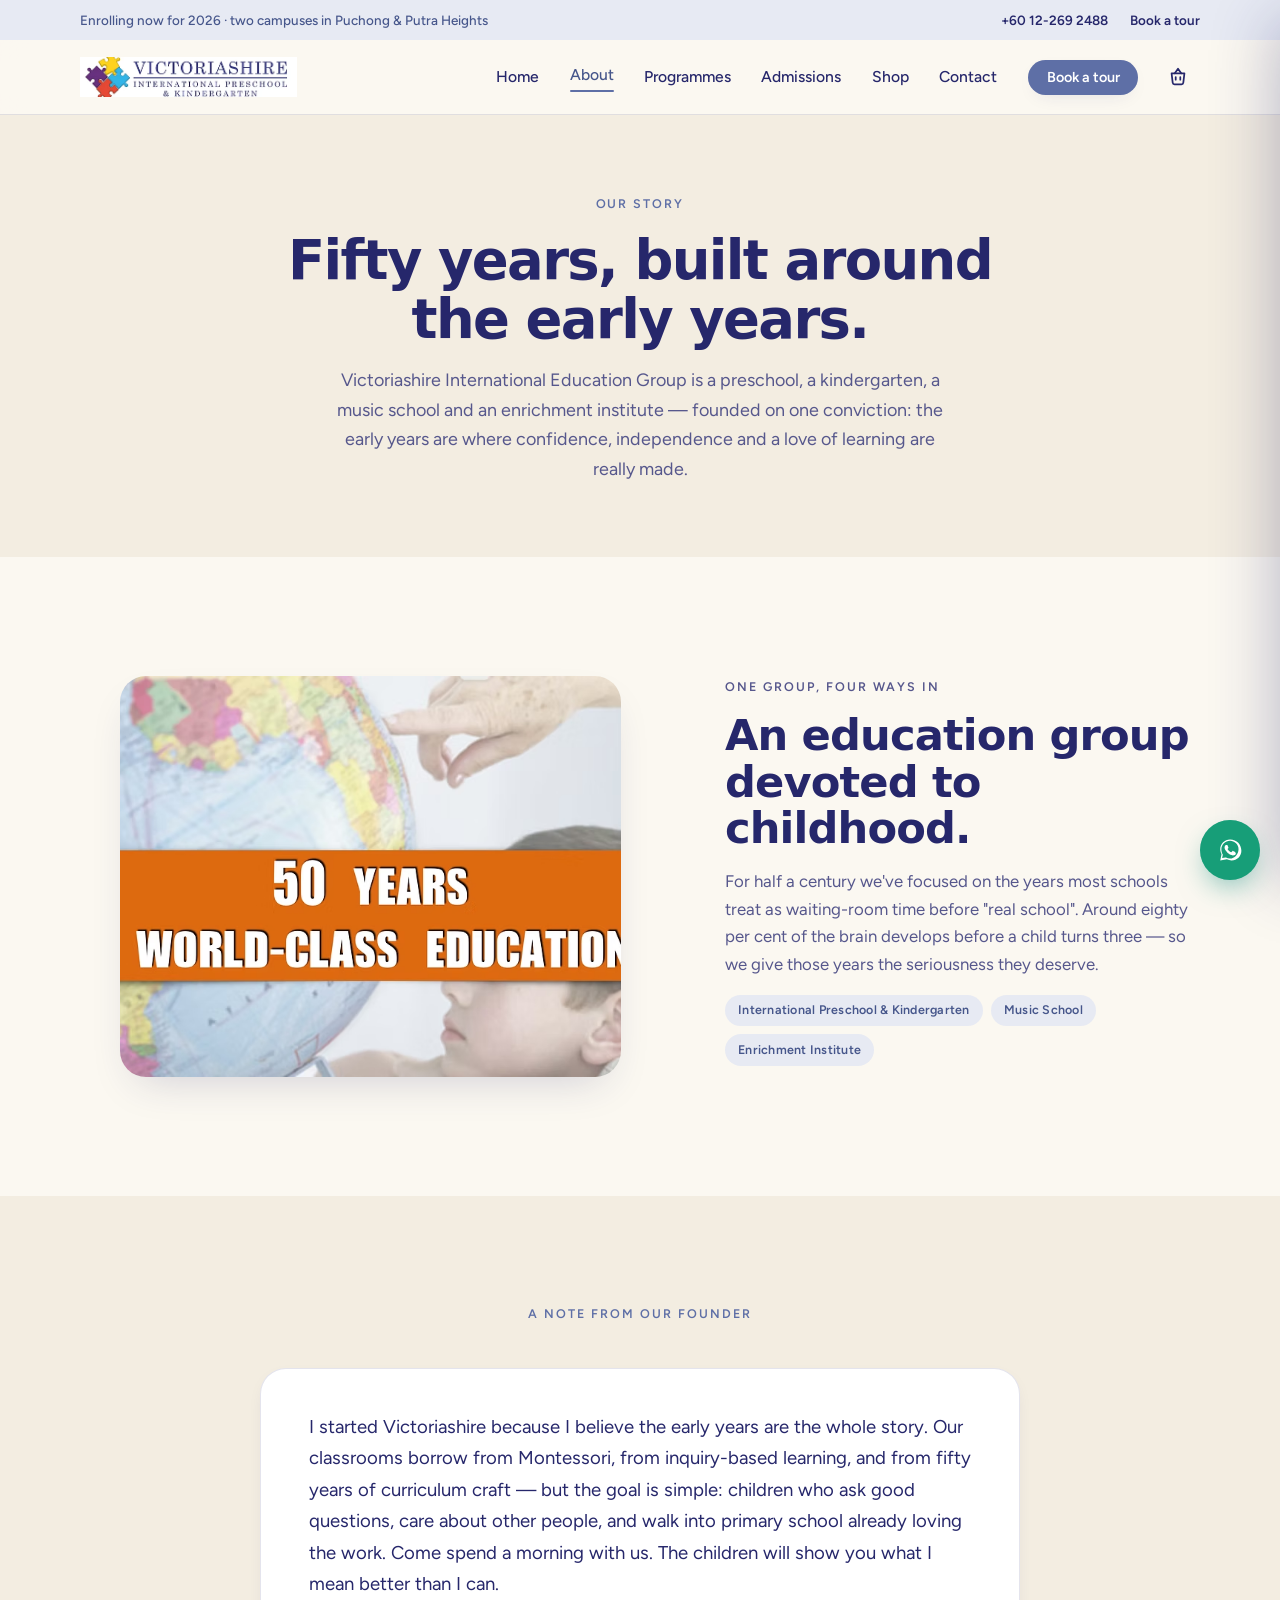
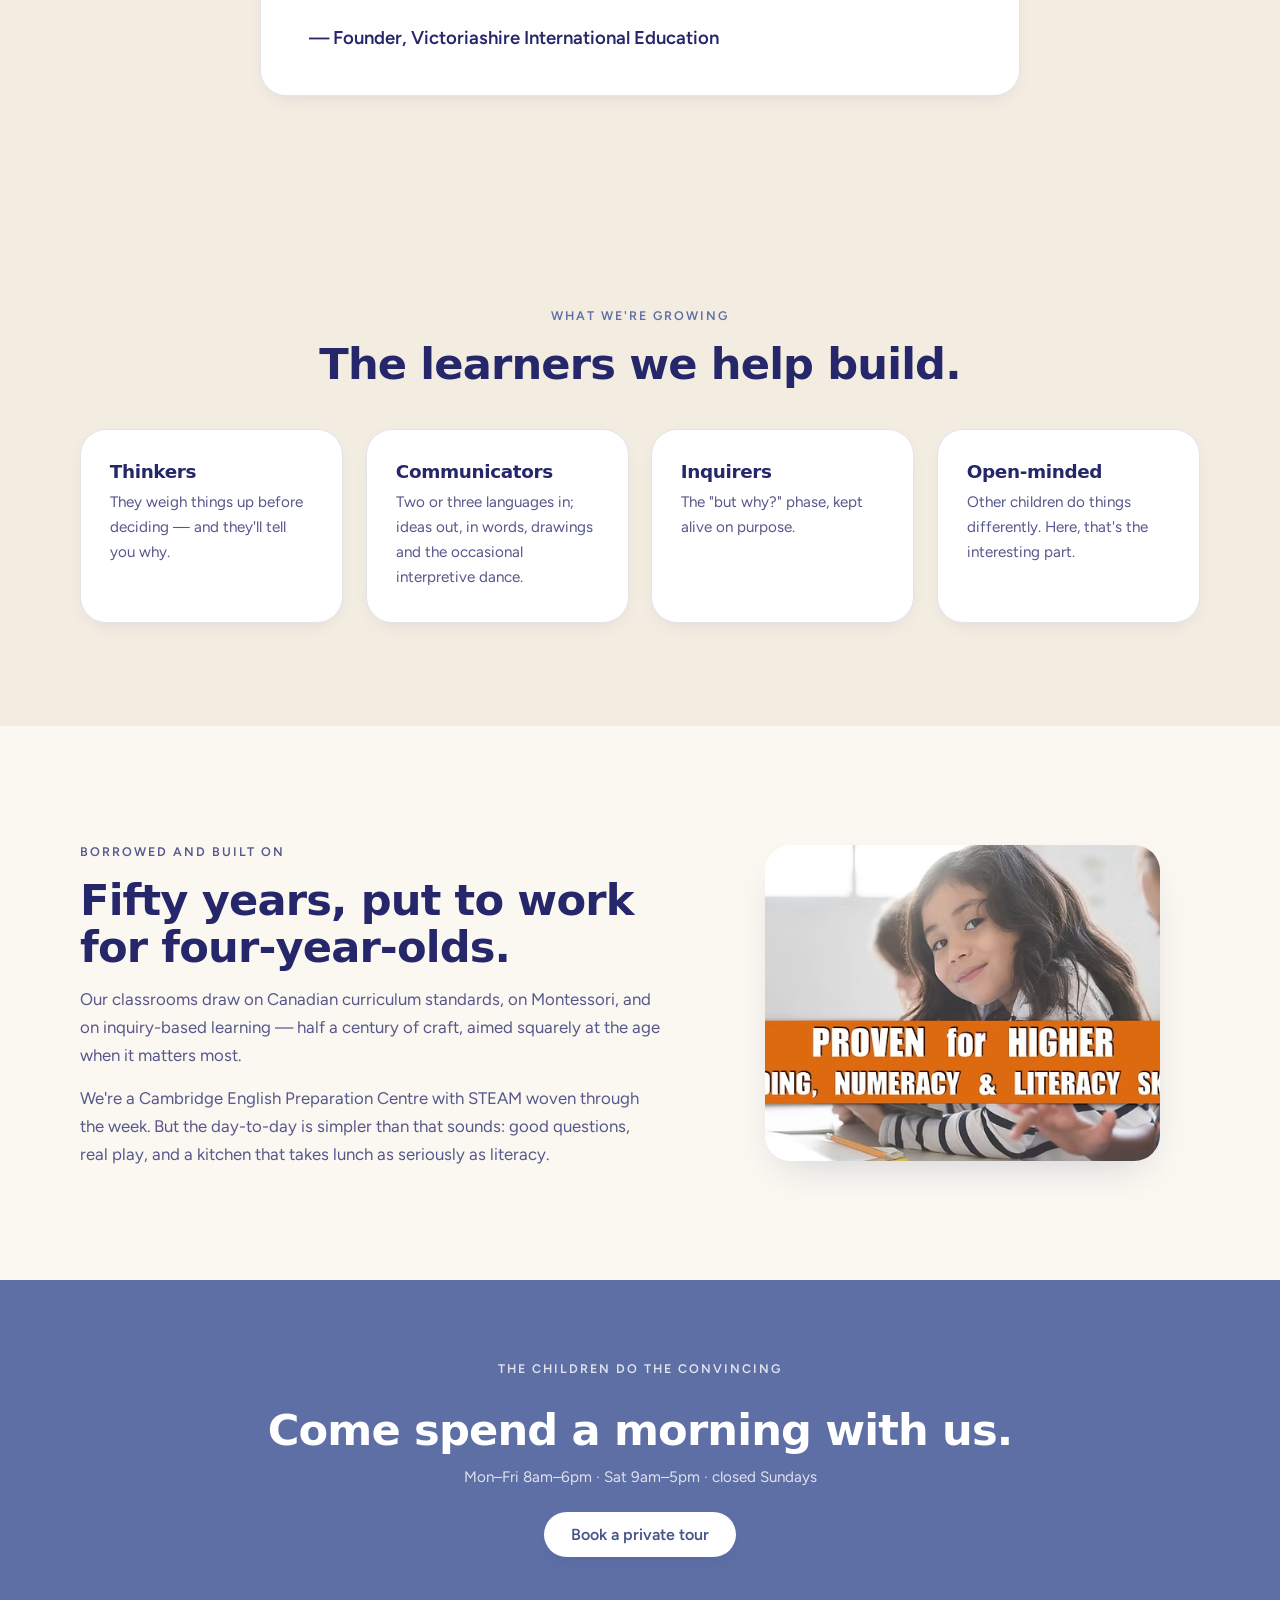
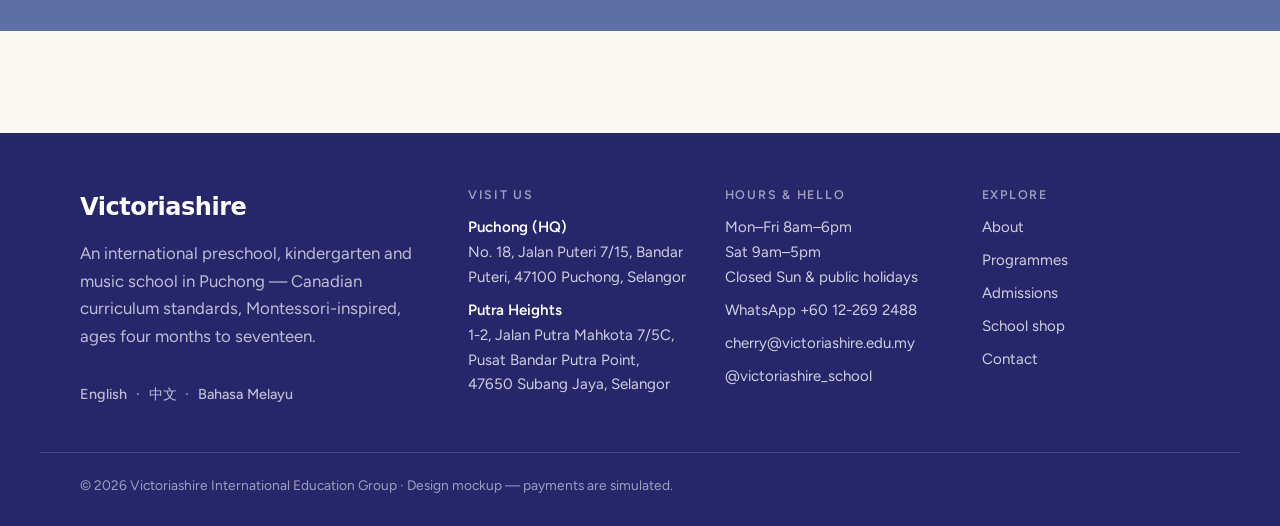
<file: mockup-1-html/about.html>
<!DOCTYPE html>
<html lang="en" class="no-js">
<head>
  <meta charset="UTF-8">
  <meta name="viewport" content="width=device-width, initial-scale=1">
  <title>About Victoriashire — Fifty years of early-years education</title>
  <meta name="description" content="The Victoriashire International Education Group: an international preschool, kindergarten, music school and enrichment institute in Puchong, Selangor. Our story, our founder's message, and the learners we grow.">
  <link rel="icon" href="assets/favicon.svg" type="image/svg+xml">
  <link rel="preconnect" href="https://fonts.googleapis.com">
  <link rel="preconnect" href="https://fonts.gstatic.com" crossorigin>
  <link href="https://fonts.googleapis.com/css2?family=Hanken+Grotesque:wght@500;600;700;800&family=Figtree:wght@400;500;600;700&display=swap" rel="stylesheet">
  <link rel="stylesheet" href="css/tokens.css">
  <link rel="stylesheet" href="css/base.css">
  <link rel="stylesheet" href="css/components.css">
  <link rel="stylesheet" href="css/pages.css">
</head>
<body>
  <a class="skip-link" href="#main">Skip to content</a>
  <div id="site-header"></div>

  <main id="main">
    <!-- Page hero -->
    <section class="page-hero">
      <div class="container container-narrow">
        <p class="eyebrow">Our story</p>
        <h1 class="h-hero">Fifty years, built around the early years.</h1>
        <p class="sec-lede">Victoriashire International Education Group is a preschool, a kindergarten, a music school and an enrichment institute — founded on one conviction: the early years are where confidence, independence and a love of learning are really made.</p>
      </div>
    </section>

    <!-- Lead / group -->
    <section class="section">
      <div class="container about-lead">
        <figure class="about-lead-media reveal">
          <img src="assets/img/photo-50-years.avif" alt="Fifty years of Victoriashire heritage">
        </figure>
        <div class="reveal">
          <p class="eyebrow">One group, four ways in</p>
          <h2 class="h-title">An education group devoted to childhood.</h2>
          <p>For half a century we've focused on the years most schools treat as waiting-room time before "real school". Around eighty per cent of the brain develops before a child turns three — so we give those years the seriousness they deserve.</p>
          <div class="chip-row">
            <span class="chip">International Preschool &amp; Kindergarten</span>
            <span class="chip">Music School</span>
            <span class="chip">Enrichment Institute</span>
          </div>
        </div>
      </div>
    </section>

    <!-- Founder's letter -->
    <section class="section section--tint">
      <div class="container">
        <div class="sec-head sec-head--center">
          <p class="eyebrow">A note from our founder</p>
        </div>
        <div class="letter-card reveal">
          <p>I started Victoriashire because I believe the early years are the whole story. Our classrooms borrow from Montessori, from inquiry-based learning, and from fifty years of curriculum craft — but the goal is simple: children who ask good questions, care about other people, and walk into primary school already loving the work. Come spend a morning with us. The children will show you what I mean better than I can.</p>
          <p class="letter-sign">— Founder, Victoriashire International Education</p>
        </div>
      </div>
    </section>

    <!-- Learner attributes -->
    <section class="section section--tint">
      <div class="container">
        <div class="sec-head sec-head--center">
          <p class="eyebrow">What we're growing</p>
          <h2 class="h-title">The learners we help build.</h2>
        </div>
        <div class="about-values">
          <article class="pillar reveal"><h3>Thinkers</h3><p>They weigh things up before deciding — and they'll tell you why.</p></article>
          <article class="pillar reveal"><h3>Communicators</h3><p>Two or three languages in; ideas out, in words, drawings and the occasional interpretive dance.</p></article>
          <article class="pillar reveal"><h3>Inquirers</h3><p>The "but why?" phase, kept alive on purpose.</p></article>
          <article class="pillar reveal"><h3>Open-minded</h3><p>Other children do things differently. Here, that's the interesting part.</p></article>
        </div>
      </div>
    </section>

    <!-- Heritage -->
    <section class="section">
      <div class="container about-lead">
        <div class="reveal">
          <p class="eyebrow">Borrowed and built on</p>
          <h2 class="h-title">Fifty years, put to work for four-year-olds.</h2>
          <p>Our classrooms draw on Canadian curriculum standards, on Montessori, and on inquiry-based learning — half a century of craft, aimed squarely at the age when it matters most.</p>
          <p>We're a Cambridge English Preparation Centre with STEAM woven through the week. But the day-to-day is simpler than that sounds: good questions, real play, and a kitchen that takes lunch as seriously as literacy.</p>
        </div>
        <figure class="about-lead-media reveal">
          <img src="assets/img/photo-literacy.avif" alt="A child practising early reading and writing">
        </figure>
      </div>
    </section>

    <!-- CTA band -->
    <section class="cta-band">
      <div class="container">
        <p class="eyebrow">The children do the convincing</p>
        <h2 class="h-title">Come spend a morning with us.</h2>
        <p class="cta-hours">Mon–Fri 8am–6pm · Sat 9am–5pm · closed Sundays</p>
        <a class="btn btn-white" href="https://wa.me/60122692488" target="_blank" rel="noopener">Book a private tour</a>
      </div>
    </section>
  </main>

  <div id="site-footer"></div>
  <div id="cart-drawer-mount"></div>

  <script src="vendor/gsap.min.js"></script>
  <script src="vendor/ScrollTrigger.min.js"></script>
  <script type="module" src="js/main.js"></script>
</body>
</html>
</file>
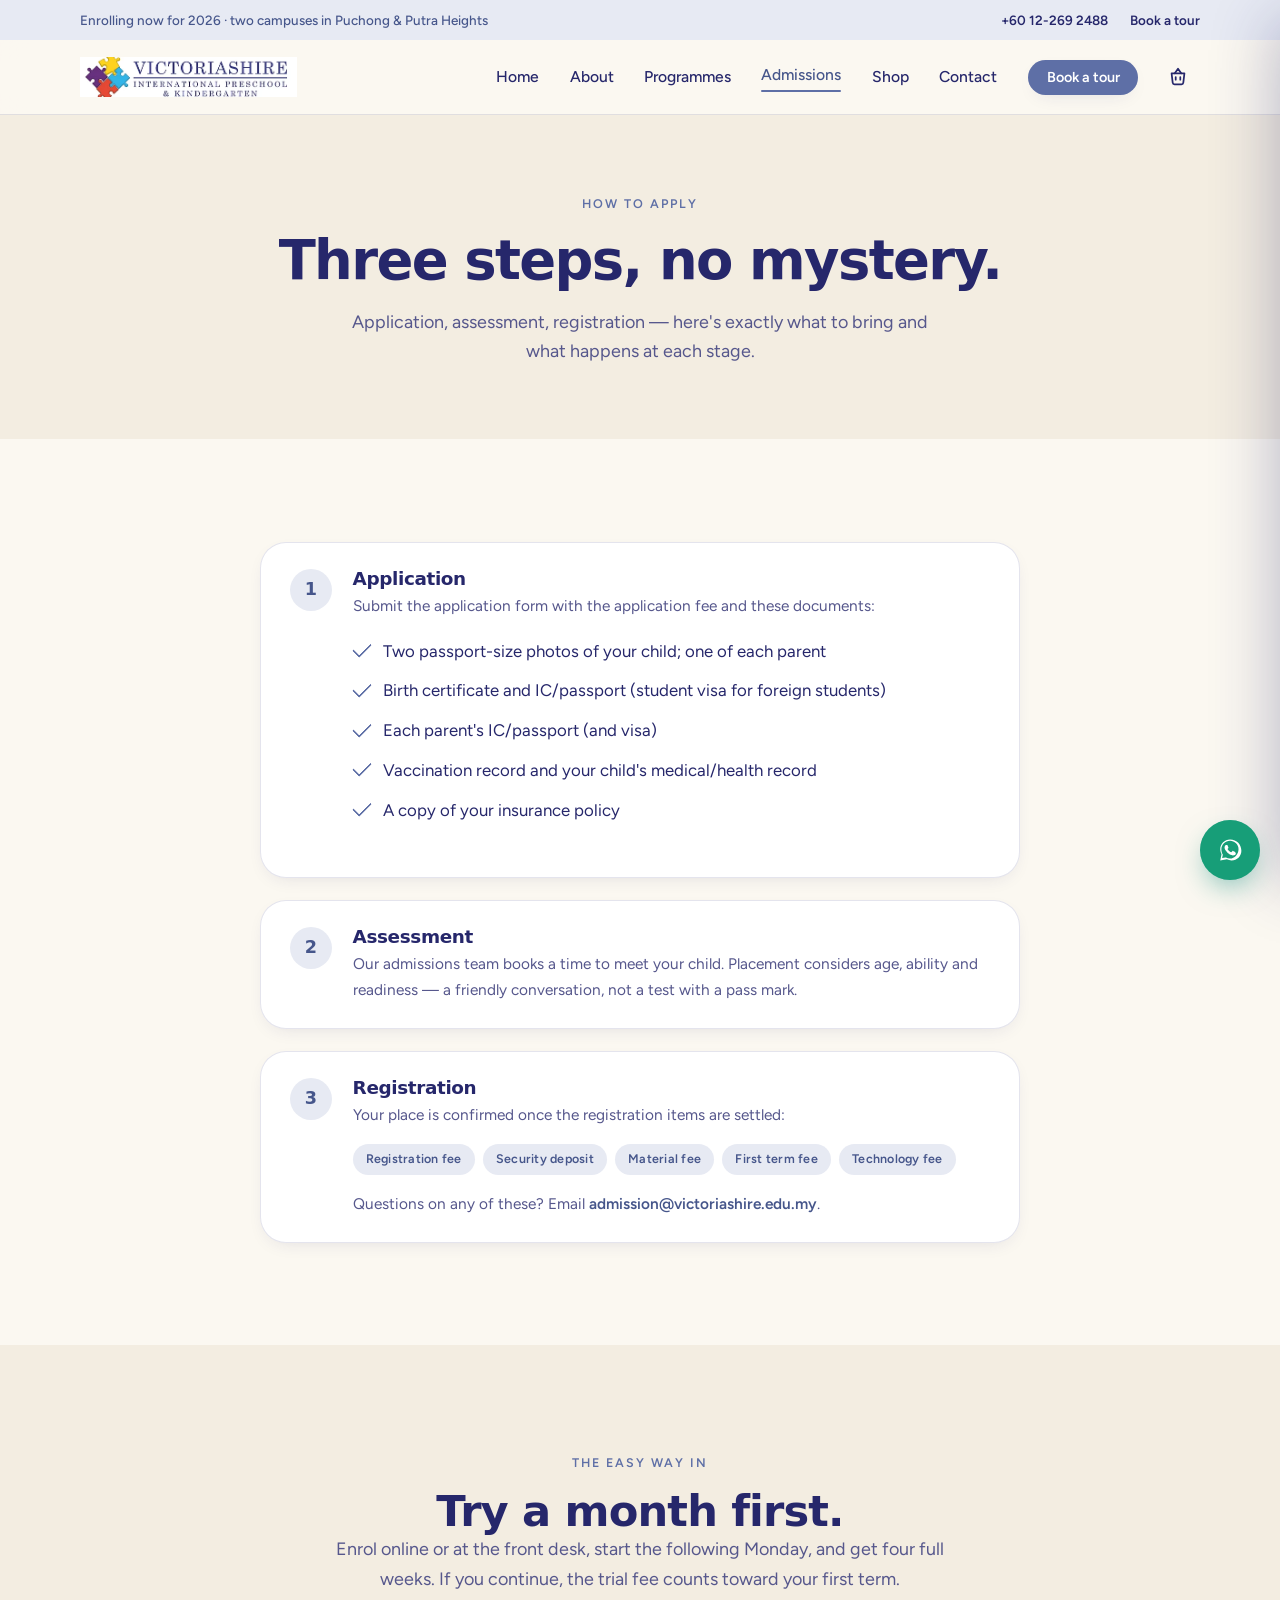
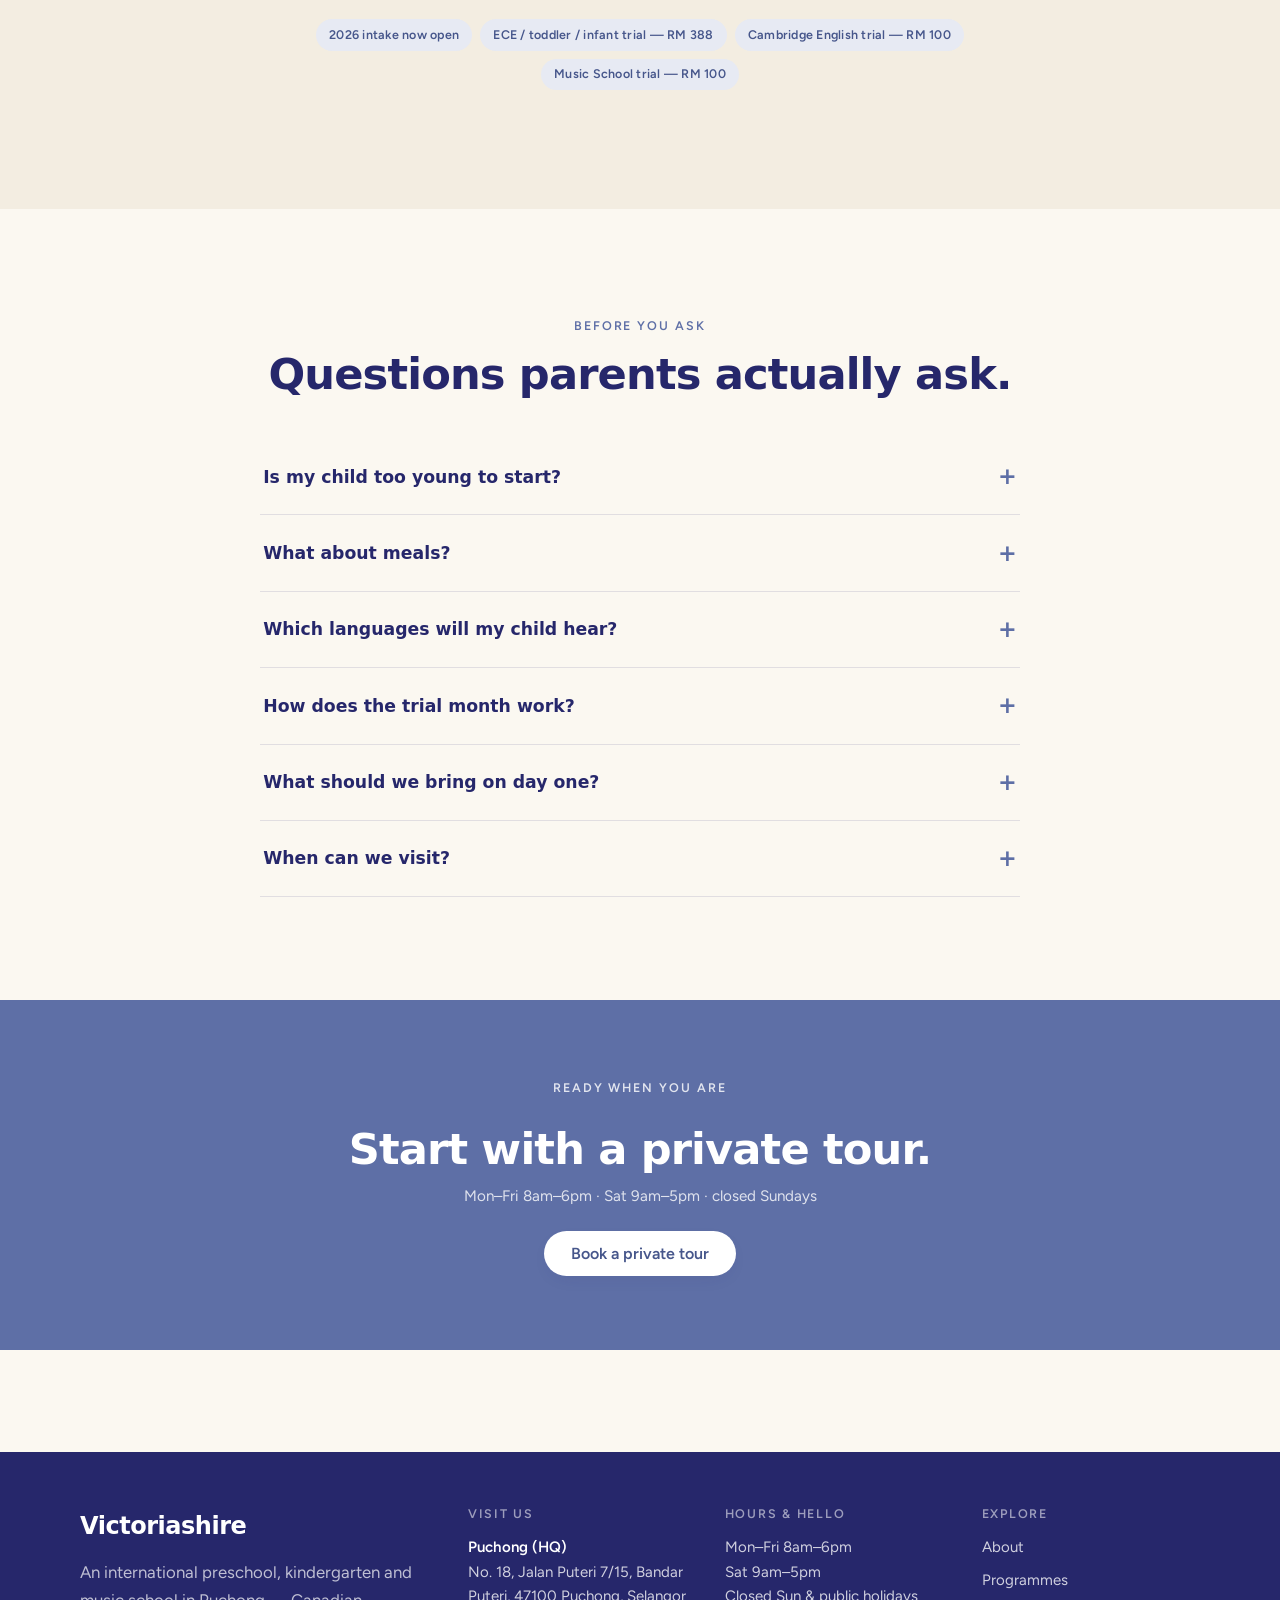
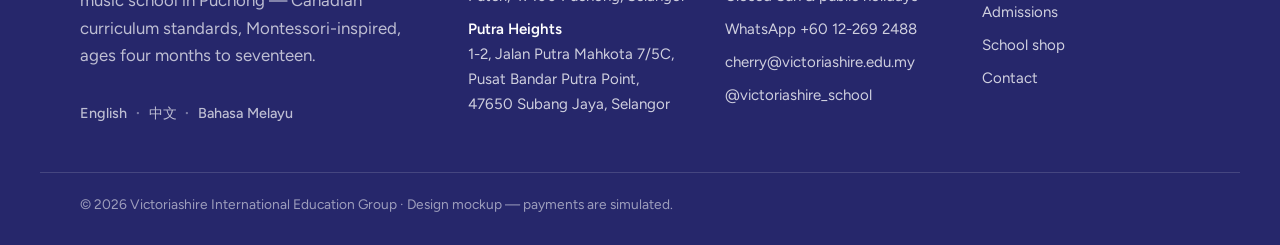
<file: mockup-1-html/admissions.html>
<!DOCTYPE html>
<html lang="en" class="no-js">
<head>
  <meta charset="UTF-8">
  <meta name="viewport" content="width=device-width, initial-scale=1">
  <title>Admissions — Victoriashire International Preschool, Puchong</title>
  <meta name="description" content="How to apply to Victoriashire in three steps: application, assessment and registration. Document checklist, trial-month details, and answers to the questions parents ask most.">
  <link rel="icon" href="assets/favicon.svg" type="image/svg+xml">
  <link rel="preconnect" href="https://fonts.googleapis.com">
  <link rel="preconnect" href="https://fonts.gstatic.com" crossorigin>
  <link href="https://fonts.googleapis.com/css2?family=Hanken+Grotesque:wght@500;600;700;800&family=Figtree:wght@400;500;600;700&display=swap" rel="stylesheet">
  <link rel="stylesheet" href="css/tokens.css">
  <link rel="stylesheet" href="css/base.css">
  <link rel="stylesheet" href="css/components.css">
  <link rel="stylesheet" href="css/pages.css">
</head>
<body>
  <a class="skip-link" href="#main">Skip to content</a>
  <div id="site-header"></div>

  <main id="main">
    <!-- Page hero -->
    <section class="page-hero">
      <div class="container container-narrow">
        <p class="eyebrow">How to apply</p>
        <h1 class="h-hero">Three steps, no mystery.</h1>
        <p class="sec-lede">Application, assessment, registration — here's exactly what to bring and what happens at each stage.</p>
      </div>
    </section>

    <!-- Steps -->
    <section class="section">
      <div class="container">
        <ol class="spine">
          <li class="spine-step reveal">
            <span class="step-n">1</span>
            <div>
              <h3>Application</h3>
              <p>Submit the application form with the application fee and these documents:</p>
              <ul class="tick">
                <li>Two passport-size photos of your child; one of each parent</li>
                <li>Birth certificate and IC/passport (student visa for foreign students)</li>
                <li>Each parent's IC/passport (and visa)</li>
                <li>Vaccination record and your child's medical/health record</li>
                <li>A copy of your insurance policy</li>
              </ul>
            </div>
          </li>
          <li class="spine-step reveal">
            <span class="step-n">2</span>
            <div>
              <h3>Assessment</h3>
              <p>Our admissions team books a time to meet your child. Placement considers age, ability and readiness — a friendly conversation, not a test with a pass mark.</p>
            </div>
          </li>
          <li class="spine-step reveal">
            <span class="step-n">3</span>
            <div>
              <h3>Registration</h3>
              <p>Your place is confirmed once the registration items are settled:</p>
              <div class="chip-row">
                <span class="chip">Registration fee</span>
                <span class="chip">Security deposit</span>
                <span class="chip">Material fee</span>
                <span class="chip">First term fee</span>
                <span class="chip">Technology fee</span>
              </div>
              <p style="margin-top:1rem;">Questions on any of these? Email <a href="mailto:admission@victoriashire.edu.my" style="color:var(--peri-deep);font-weight:600;">admission@victoriashire.edu.my</a>.</p>
            </div>
          </li>
        </ol>
      </div>
    </section>

    <!-- Trial explainer -->
    <section class="section section--tint">
      <div class="container container-narrow" style="text-align:center;">
        <p class="eyebrow">The easy way in</p>
        <h2 class="h-title">Try a month first.</h2>
        <p class="sec-lede" style="margin:0 auto 1.6rem;">Enrol online or at the front desk, start the following Monday, and get four full weeks. If you continue, the trial fee counts toward your first term.</p>
        <div class="chip-row" style="justify-content:center;">
          <span class="chip">2026 intake now open</span>
          <span class="chip">ECE / toddler / infant trial — RM 388</span>
          <span class="chip">Cambridge English trial — RM 100</span>
          <span class="chip">Music School trial — RM 100</span>
        </div>
      </div>
    </section>

    <!-- FAQ -->
    <section class="section">
      <div class="container">
        <div class="sec-head sec-head--center">
          <p class="eyebrow">Before you ask</p>
          <h2 class="h-title">Questions parents actually ask.</h2>
        </div>
        <div class="accordion">
          <div class="acc-item">
            <button class="acc-btn" type="button" aria-expanded="false"><span>Is my child too young to start?</span></button>
            <div class="acc-panel"><div class="acc-panel-inner">Probably not. We take infants from four months, and the nursery is set up exactly for that age: cots, calm corners, and caregivers who do this every day.</div></div>
          </div>
          <div class="acc-item">
            <button class="acc-btn" type="button" aria-expanded="false"><span>What about meals?</span></button>
            <div class="acc-panel"><div class="acc-panel-inner">Cooked in our own kitchen daily, halal, with menus shared each week. If your child has allergies, we plan around them with you.</div></div>
          </div>
          <div class="acc-item">
            <button class="acc-btn" type="button" aria-expanded="false"><span>Which languages will my child hear?</span></button>
            <div class="acc-panel"><div class="acc-panel-inner">English leads the day, with Mandarin and Bahasa Melayu woven into songs, stories and play. Most children switch between them without noticing.</div></div>
          </div>
          <div class="acc-item">
            <button class="acc-btn" type="button" aria-expanded="false"><span>How does the trial month work?</span></button>
            <div class="acc-panel"><div class="acc-panel-inner">Enrol online or at the front desk, start the following Monday, and get four full weeks. If you continue, the trial fee counts toward your first term.</div></div>
          </div>
          <div class="acc-item">
            <button class="acc-btn" type="button" aria-expanded="false"><span>What should we bring on day one?</span></button>
            <div class="acc-panel"><div class="acc-panel-inner">A change of clothes, a comfort item, and a labelled water bottle. We handle the rest.</div></div>
          </div>
          <div class="acc-item">
            <button class="acc-btn" type="button" aria-expanded="false"><span>When can we visit?</span></button>
            <div class="acc-panel"><div class="acc-panel-inner">Weekdays 8am–6pm and Saturdays 9am–5pm. WhatsApp us at +60 12-269 2488 and we'll set up a morning tour — mornings are when the school is at its best.</div></div>
          </div>
        </div>
      </div>
    </section>

    <!-- CTA band -->
    <section class="cta-band">
      <div class="container">
        <p class="eyebrow">Ready when you are</p>
        <h2 class="h-title">Start with a private tour.</h2>
        <p class="cta-hours">Mon–Fri 8am–6pm · Sat 9am–5pm · closed Sundays</p>
        <a class="btn btn-white" href="https://wa.me/60122692488" target="_blank" rel="noopener">Book a private tour</a>
      </div>
    </section>
  </main>

  <div id="site-footer"></div>
  <div id="cart-drawer-mount"></div>

  <script src="vendor/gsap.min.js"></script>
  <script src="vendor/ScrollTrigger.min.js"></script>
  <script type="module" src="js/main.js"></script>
</body>
</html>
</file>
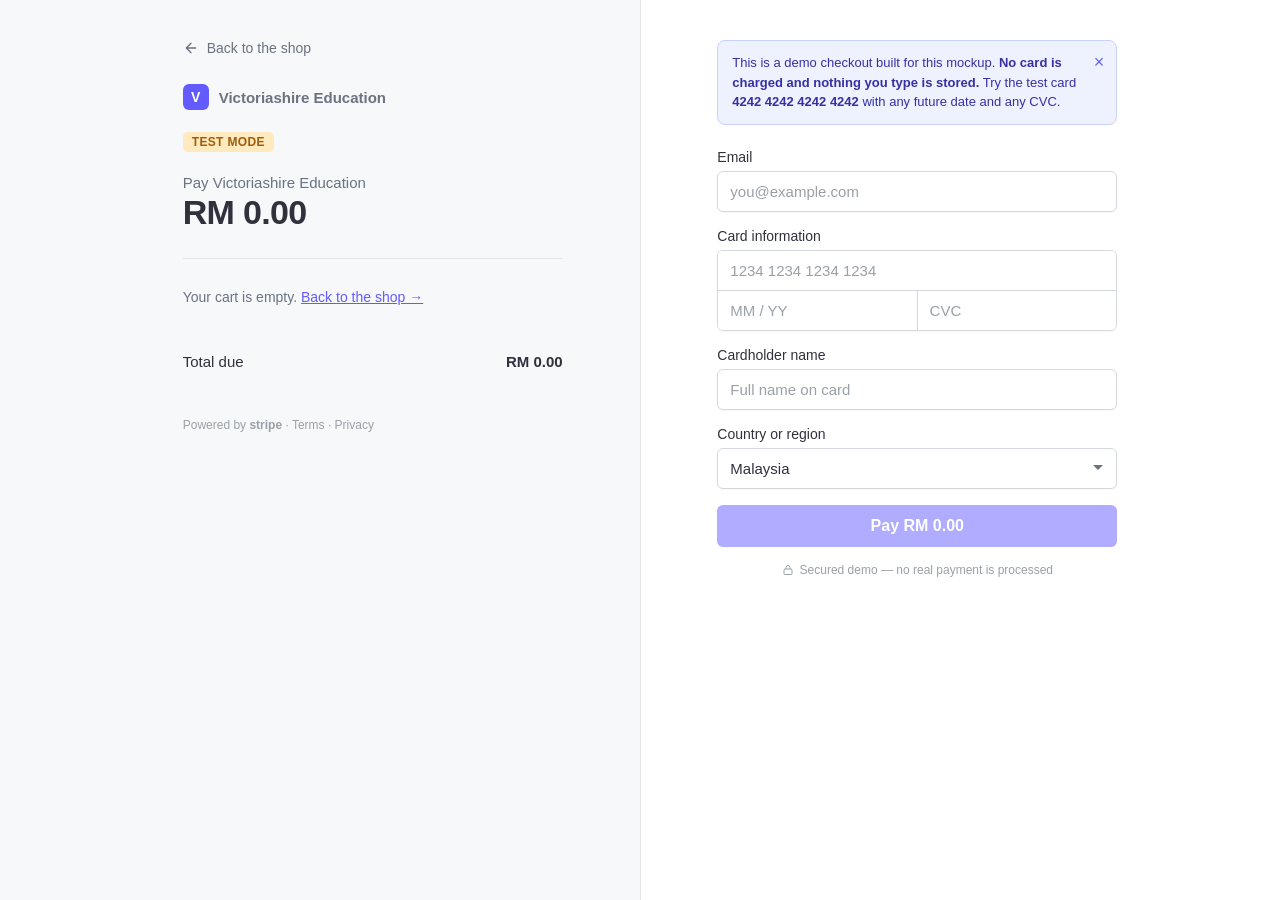
<file: mockup-1-html/checkout.html>
<!DOCTYPE html>
<html lang="en">
<head>
  <meta charset="UTF-8">
  <meta name="viewport" content="width=device-width, initial-scale=1">
  <title>Checkout — Victoriashire (demo)</title>
  <meta name="description" content="Demo checkout for the Victoriashire mockup. No card is charged and nothing is stored.">
  <link rel="icon" href="assets/favicon.svg" type="image/svg+xml">
  <link rel="stylesheet" href="css/checkout.css">
</head>
<body>
  <div class="co-wrap">
    <!-- LEFT: order summary -->
    <div class="co-left">
      <div class="co-left-inner">
        <a class="co-back" href="shop.html">
          <svg width="16" height="16" viewBox="0 0 24 24" fill="none" stroke="currentColor" stroke-width="2" stroke-linecap="round" stroke-linejoin="round"><path d="M19 12H5M12 19l-7-7 7-7"/></svg>
          Back to the shop
        </a>
        <div class="co-brand">
          <span class="mark">V</span>
          <span class="name">Victoriashire Education</span>
        </div>
        <span class="co-testmode">TEST MODE</span>
        <div class="co-amount-label">Pay Victoriashire Education</div>
        <div class="co-amount" id="co-amount">RM 0.00</div>
        <div class="co-lines" id="co-lines"></div>
        <div class="co-total">
          <span>Total due</span>
          <span class="co-total-val" id="co-total">RM 0.00</span>
        </div>
        <div class="co-foot">
          Powered by <strong>stripe</strong> · <a href="#">Terms</a> · <a href="#">Privacy</a>
        </div>
      </div>
    </div>

    <!-- RIGHT: payment form -->
    <div class="co-right">
      <div class="co-right-inner">
        <div class="co-demo-banner" id="co-banner">
          <button class="co-demo-close" id="co-banner-close" type="button" aria-label="Dismiss">×</button>
          This is a demo checkout built for this mockup. <strong>No card is charged and nothing you type is stored.</strong> Try the test card <strong>4242 4242 4242 4242</strong> with any future date and any CVC.
        </div>

        <form id="co-form" novalidate>
          <div class="co-field" id="f-email">
            <label class="co-label" for="email">Email</label>
            <input class="co-input" id="email" name="email" type="email" inputmode="email" placeholder="you@example.com" autocomplete="email">
            <div class="co-error">Please enter a valid email address.</div>
          </div>

          <div class="co-field" id="f-card">
            <label class="co-label" for="card-number">Card information</label>
            <div class="co-card-group" id="card-group">
              <div class="co-card-row">
                <input class="co-input co-card-number" id="card-number" inputmode="numeric" placeholder="1234 1234 1234 1234" autocomplete="cc-number" maxlength="19">
                <span class="co-card-brand" id="card-brand"></span>
              </div>
              <div class="co-card-split">
                <input class="co-input" id="card-exp" inputmode="numeric" placeholder="MM / YY" autocomplete="cc-exp" maxlength="7">
                <input class="co-input" id="card-cvc" inputmode="numeric" placeholder="CVC" autocomplete="cc-csc" maxlength="4">
              </div>
            </div>
            <div class="co-error" id="card-error">Your card number is incomplete.</div>
          </div>

          <div class="co-field" id="f-name">
            <label class="co-label" for="card-name">Cardholder name</label>
            <input class="co-input" id="card-name" placeholder="Full name on card" autocomplete="cc-name">
            <div class="co-error">Please enter the name on your card.</div>
          </div>

          <div class="co-field" id="f-country">
            <label class="co-label" for="country">Country or region</label>
            <select class="co-input" id="country" autocomplete="country">
              <option value="MY" selected>Malaysia</option>
              <option value="SG">Singapore</option>
              <option value="GB">United Kingdom</option>
              <option value="AU">Australia</option>
              <option value="US">United States</option>
            </select>
          </div>

          <button class="co-pay" id="co-pay" type="submit">
            <span id="co-pay-label">Pay RM 0.00</span>
          </button>

          <div class="co-secure">
            <svg width="12" height="12" viewBox="0 0 24 24" fill="none" stroke="currentColor" stroke-width="2"><rect x="4" y="10" width="16" height="11" rx="2"/><path d="M8 10V7a4 4 0 0 1 8 0v3"/></svg>
            Secured demo — no real payment is processed
          </div>
        </form>
      </div>
    </div>
  </div>

  <script type="module" src="js/checkout.js"></script>
</body>
</html>
</file>
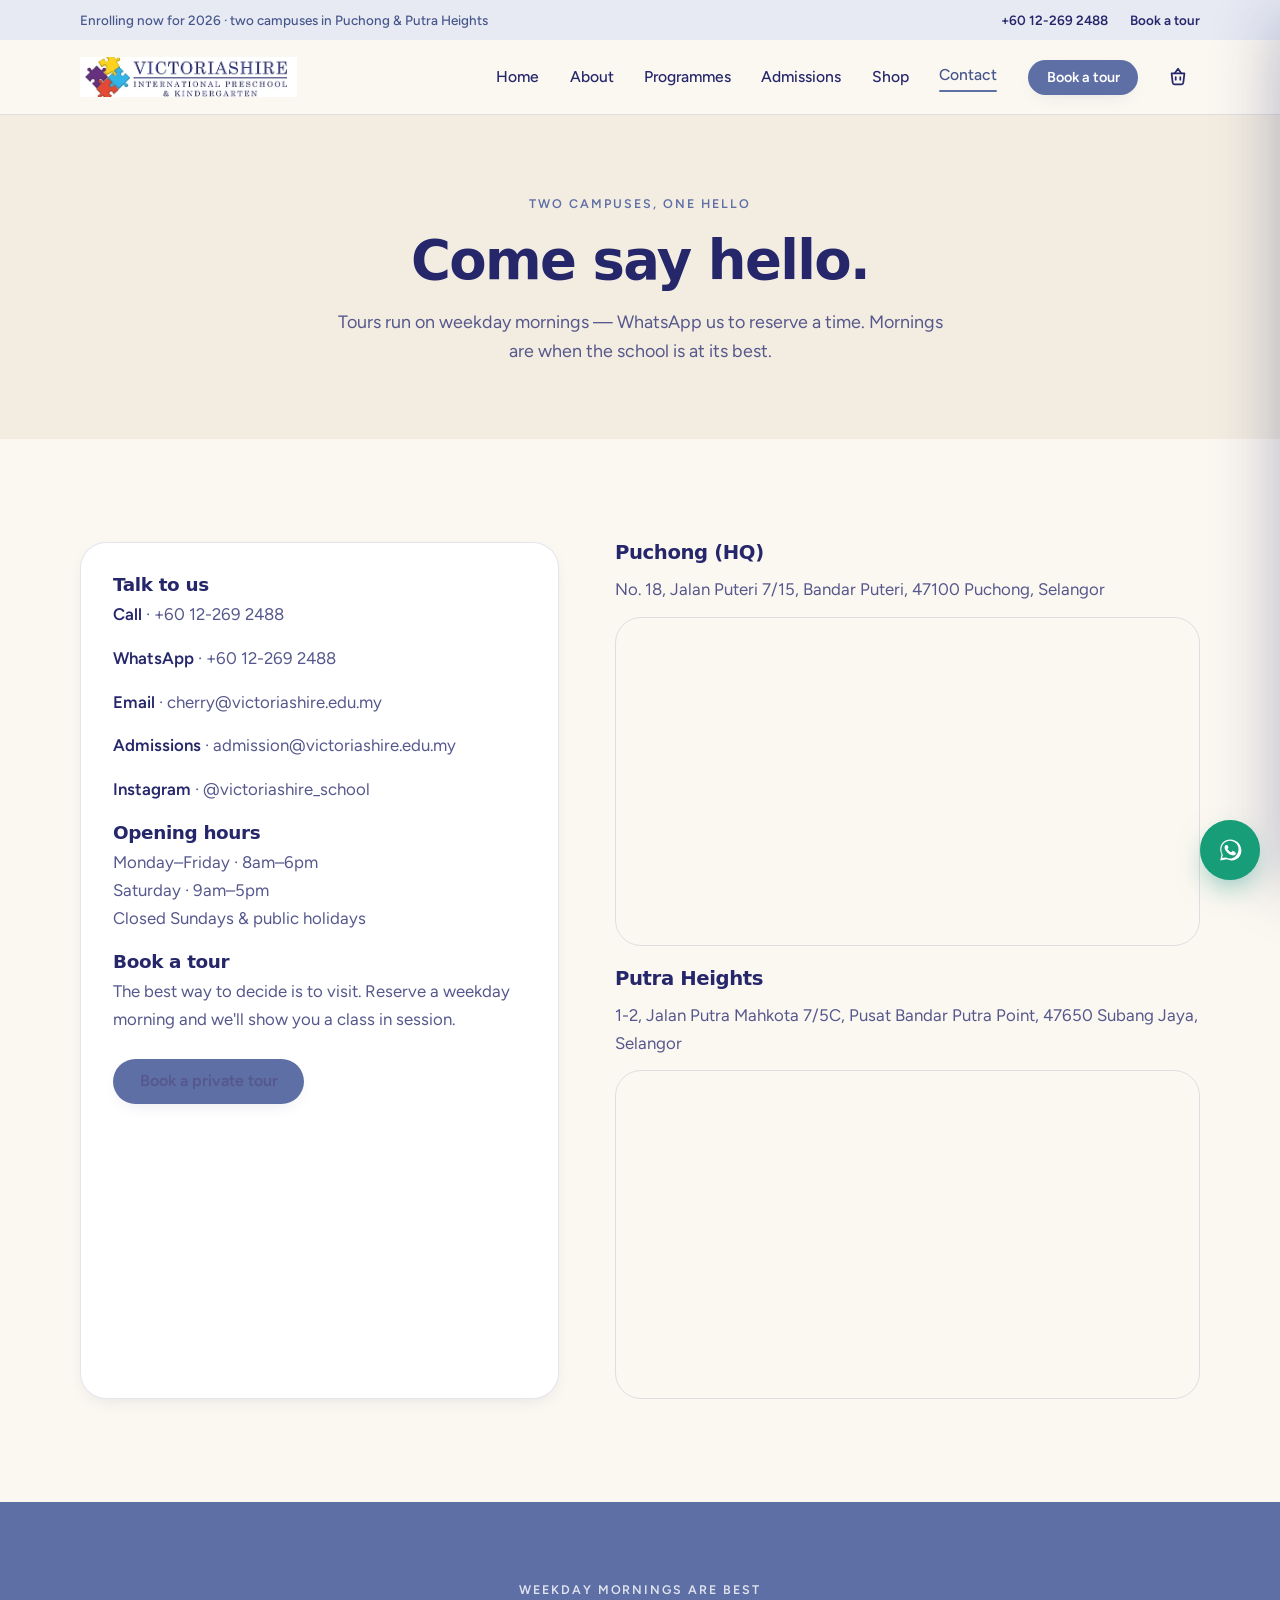
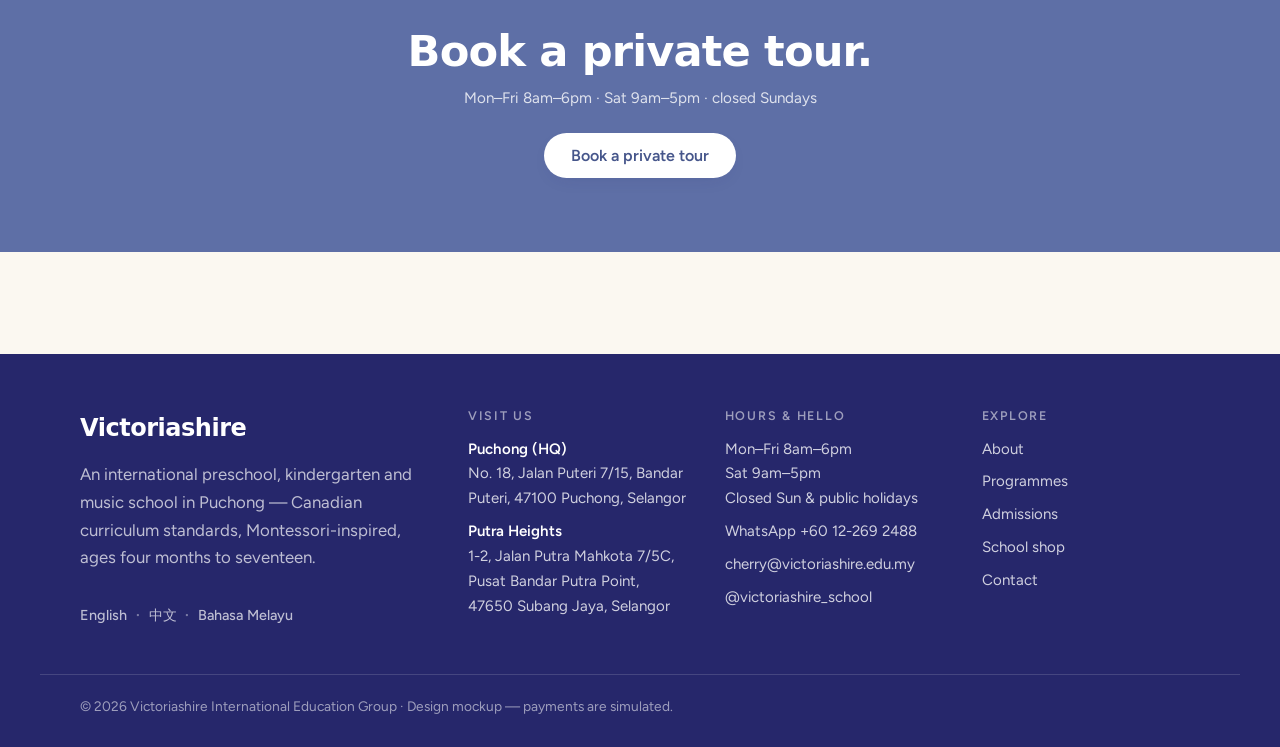
<file: mockup-1-html/contact.html>
<!DOCTYPE html>
<html lang="en" class="no-js">
<head>
  <meta charset="UTF-8">
  <meta name="viewport" content="width=device-width, initial-scale=1">
  <title>Contact — Victoriashire, Bandar Puteri Puchong</title>
  <meta name="description" content="Two campuses in Puchong and Putra Heights. WhatsApp us at +60 12-269 2488 to book a private tour. Addresses, hours and maps inside.">
  <link rel="icon" href="assets/favicon.svg" type="image/svg+xml">
  <link rel="preconnect" href="https://fonts.googleapis.com">
  <link rel="preconnect" href="https://fonts.gstatic.com" crossorigin>
  <link href="https://fonts.googleapis.com/css2?family=Hanken+Grotesque:wght@500;600;700;800&family=Figtree:wght@400;500;600;700&display=swap" rel="stylesheet">
  <link rel="stylesheet" href="css/tokens.css">
  <link rel="stylesheet" href="css/base.css">
  <link rel="stylesheet" href="css/components.css">
  <link rel="stylesheet" href="css/pages.css">
</head>
<body>
  <a class="skip-link" href="#main">Skip to content</a>
  <div id="site-header"></div>

  <main id="main">
    <!-- Page hero -->
    <section class="page-hero">
      <div class="container container-narrow">
        <p class="eyebrow">Two campuses, one hello</p>
        <h1 class="h-hero">Come say hello.</h1>
        <p class="sec-lede">Tours run on weekday mornings — WhatsApp us to reserve a time. Mornings are when the school is at its best.</p>
      </div>
    </section>

    <!-- Contact + maps -->
    <section class="section">
      <div class="container contact-grid">
        <div class="contact-card reveal">
          <h3>Talk to us</h3>
          <p><strong>Call</strong> · <a href="tel:+60122692488">+60 12-269 2488</a></p>
          <p><strong>WhatsApp</strong> · <a href="https://wa.me/60122692488" target="_blank" rel="noopener">+60 12-269 2488</a></p>
          <p><strong>Email</strong> · <a href="mailto:cherry@victoriashire.edu.my">cherry@victoriashire.edu.my</a></p>
          <p><strong>Admissions</strong> · <a href="mailto:admission@victoriashire.edu.my">admission@victoriashire.edu.my</a></p>
          <p><strong>Instagram</strong> · <a href="https://www.instagram.com/victoriashire_school" rel="noopener">@victoriashire_school</a></p>
          <h3>Opening hours</h3>
          <p>Monday–Friday · 8am–6pm<br>Saturday · 9am–5pm<br>Closed Sundays &amp; public holidays</p>
          <h3>Book a tour</h3>
          <p>The best way to decide is to visit. Reserve a weekday morning and we'll show you a class in session.</p>
          <a class="btn btn-primary" href="https://wa.me/60122692488" target="_blank" rel="noopener" style="margin-top:.6rem;">Book a private tour</a>
        </div>

        <div class="contact-maps">
          <div class="reveal">
            <h3 class="find-head" style="padding:0 0 .8rem;">Puchong (HQ)</h3>
            <p style="color:var(--ink-soft);margin-bottom:.8rem;">No. 18, Jalan Puteri 7/15, Bandar Puteri, 47100 Puchong, Selangor</p>
            <div class="map-frame" style="aspect-ratio:16/9;">
              <iframe title="Map to Victoriashire, Bandar Puteri Puchong" src="https://www.google.com/maps/embed?pb=!1m18!1m12!1m3!1d3283.921605458261!2d101.62552860000001!3d3.0181591!2m3!1f0!2f0!3f0!3m2!1i1024!2i768!4f13.1!3m3!1m2!1s0x31cdb4a31508462b%3A0xe18078c6f57863!2s18%2C%20Jln%20Puteri%207%2F15%2C%20Bandar%20Puteri%2C%2047100%20Puchong%2C%20Selangor%2C%20Malaysia!5e1!3m2!1sen!2sin!4v1783682991611!5m2!1sen!2sin" allowfullscreen="" loading="lazy" referrerpolicy="strict-origin-when-cross-origin"></iframe>
            </div>
          </div>
          <div class="reveal">
            <h3 class="find-head" style="padding:0 0 .8rem;">Putra Heights</h3>
            <p style="color:var(--ink-soft);margin-bottom:.8rem;">1-2, Jalan Putra Mahkota 7/5C, Pusat Bandar Putra Point, 47650 Subang Jaya, Selangor</p>
            <div class="map-frame" style="aspect-ratio:16/9;">
              <iframe title="Map to Victoriashire, Putra Heights" src="https://www.google.com/maps/embed?pb=!1m18!1m12!1m3!1d3283.987269424316!2d101.5713136!3d2.9963515999999997!2m3!1f0!2f0!3f0!3m2!1i1024!2i768!4f13.1!3m3!1m2!1s0x31cdb300119d84df%3A0x84682f2e7346dc52!2s1%2C%20Jalan%20Putra%20Mahkota%207%2F5C%2C%20Pusat%20Bandar%20Putra%20Point%2C%2047650%20Subang%20Jaya%2C%20Selangor%2C%20Malaysia!5e1!3m2!1sen!2sin!4v1783683022666!5m2!1sen!2sin" allowfullscreen="" loading="lazy" referrerpolicy="strict-origin-when-cross-origin"></iframe>
            </div>
          </div>
        </div>
      </div>
    </section>

    <!-- CTA band -->
    <section class="cta-band">
      <div class="container">
        <p class="eyebrow">Weekday mornings are best</p>
        <h2 class="h-title">Book a private tour.</h2>
        <p class="cta-hours">Mon–Fri 8am–6pm · Sat 9am–5pm · closed Sundays</p>
        <a class="btn btn-white" href="https://wa.me/60122692488" target="_blank" rel="noopener">Book a private tour</a>
      </div>
    </section>
  </main>

  <div id="site-footer"></div>
  <div id="cart-drawer-mount"></div>

  <script src="vendor/gsap.min.js"></script>
  <script src="vendor/ScrollTrigger.min.js"></script>
  <script type="module" src="js/main.js"></script>
</body>
</html>
</file>
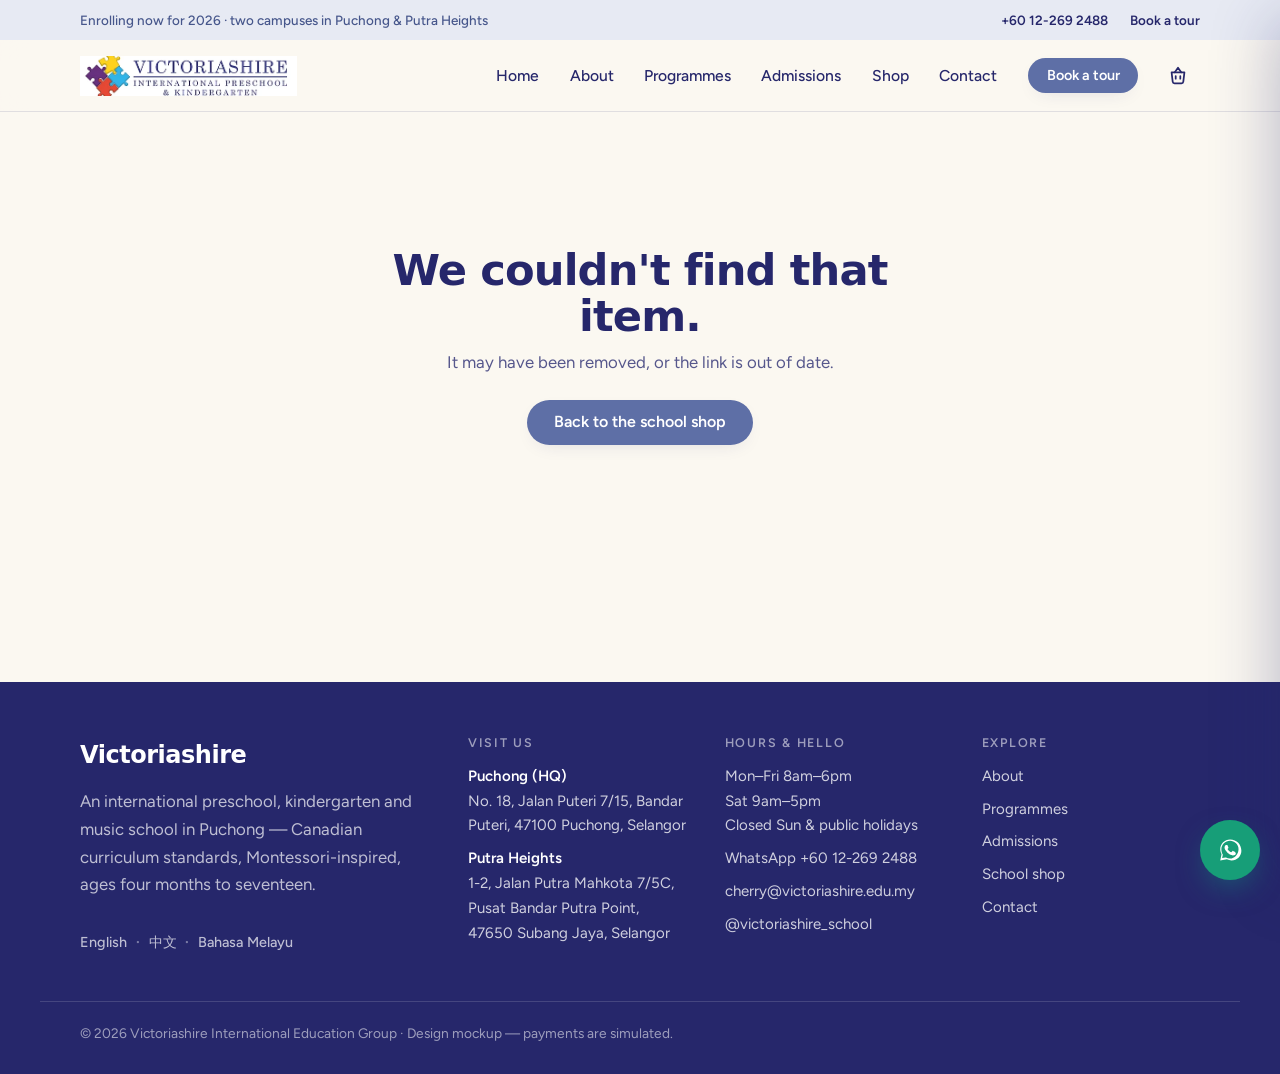
<file: mockup-1-html/product.html>
<!DOCTYPE html>
<html lang="en" class="no-js">
<head>
  <meta charset="UTF-8">
  <meta name="viewport" content="width=device-width, initial-scale=1">
  <title>Shop — Victoriashire</title>
  <meta name="description" content="A one-month trial or a school goodie from Victoriashire. Checkout is a demo — no card is charged.">
  <link rel="icon" href="assets/favicon.svg" type="image/svg+xml">
  <link rel="preconnect" href="https://fonts.googleapis.com">
  <link rel="preconnect" href="https://fonts.gstatic.com" crossorigin>
  <link href="https://fonts.googleapis.com/css2?family=Hanken+Grotesque:wght@500;600;700;800&family=Figtree:wght@400;500;600;700&display=swap" rel="stylesheet">
  <link rel="stylesheet" href="css/tokens.css">
  <link rel="stylesheet" href="css/base.css">
  <link rel="stylesheet" href="css/components.css">
  <link rel="stylesheet" href="css/pages.css">
</head>
<body>
  <a class="skip-link" href="#main">Skip to content</a>
  <div id="site-header"></div>

  <main id="main">
    <section class="section container">
      <div id="product-mount"></div>
    </section>
  </main>

  <div id="site-footer"></div>
  <div id="cart-drawer-mount"></div>

  <script src="vendor/gsap.min.js"></script>
  <script src="vendor/ScrollTrigger.min.js"></script>
  <script type="module" src="js/main.js"></script>
  <script type="module" src="js/product.js"></script>
</body>
</html>
</file>
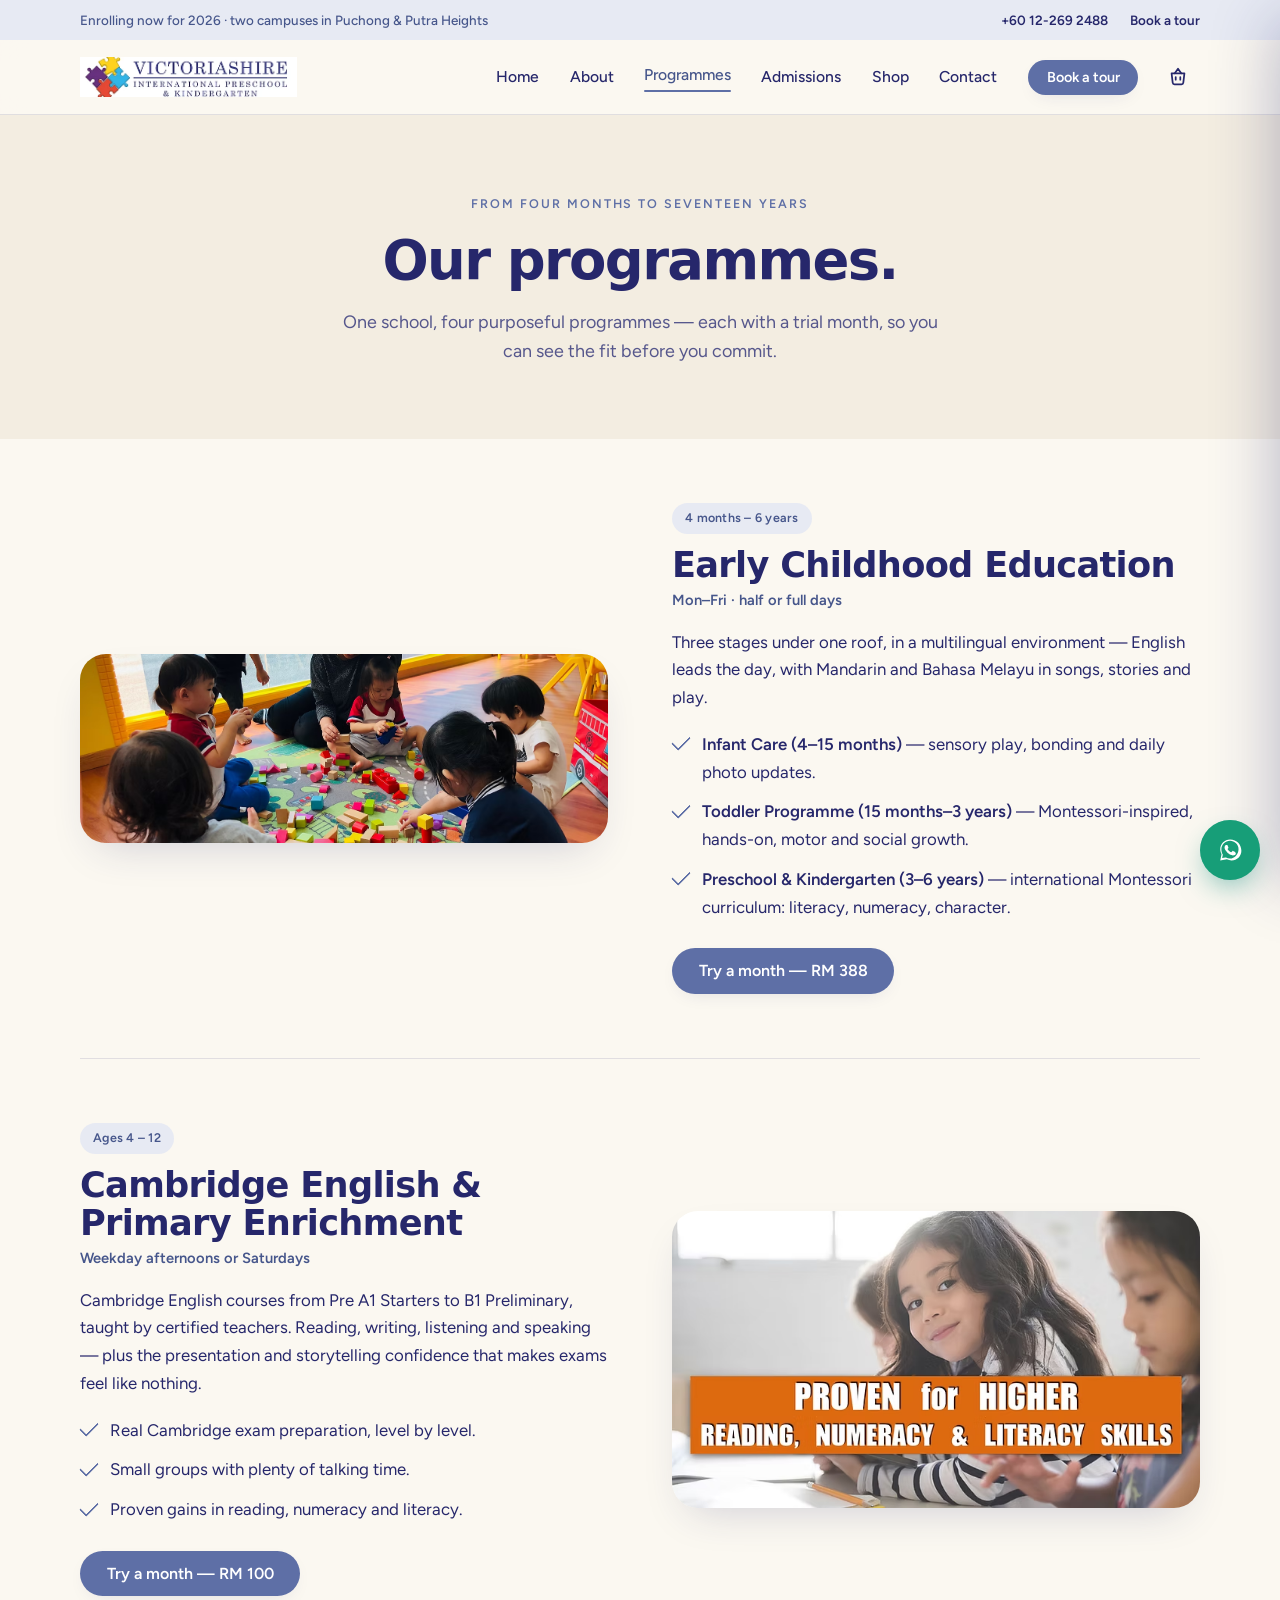
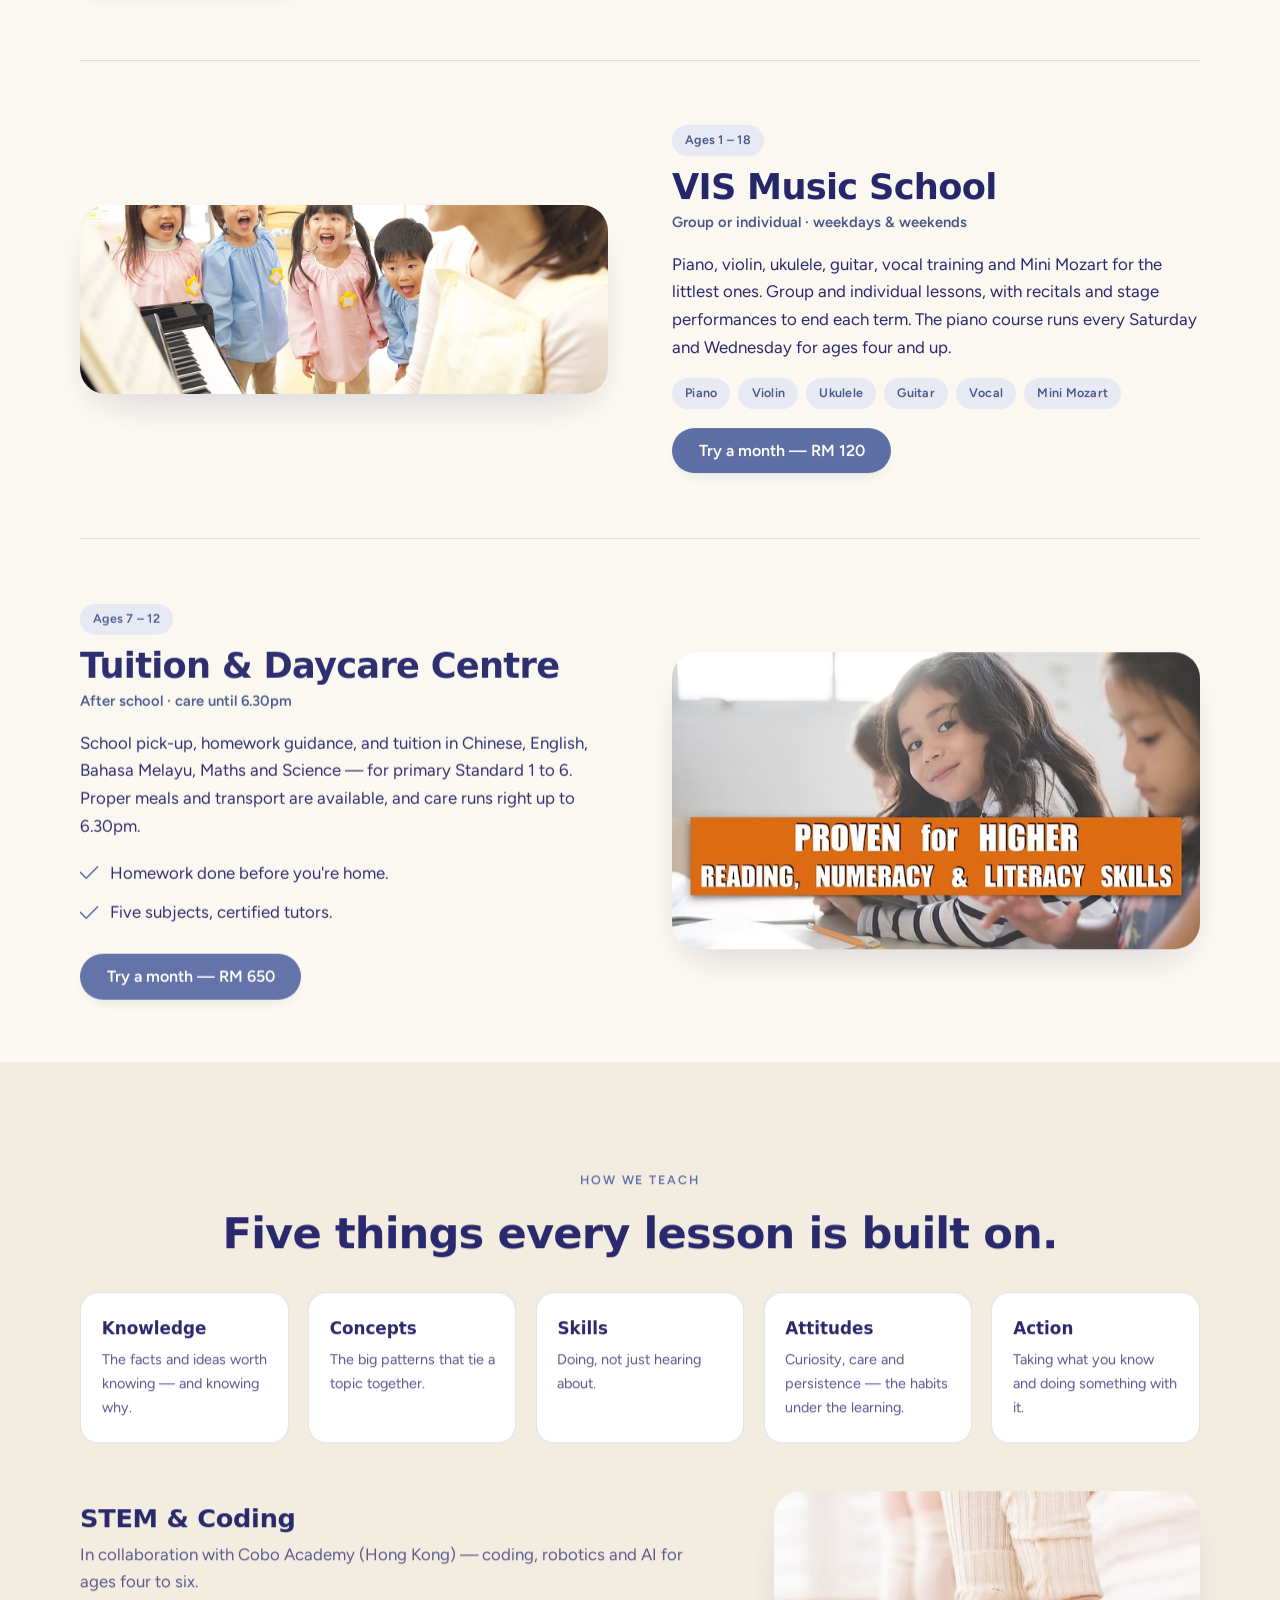
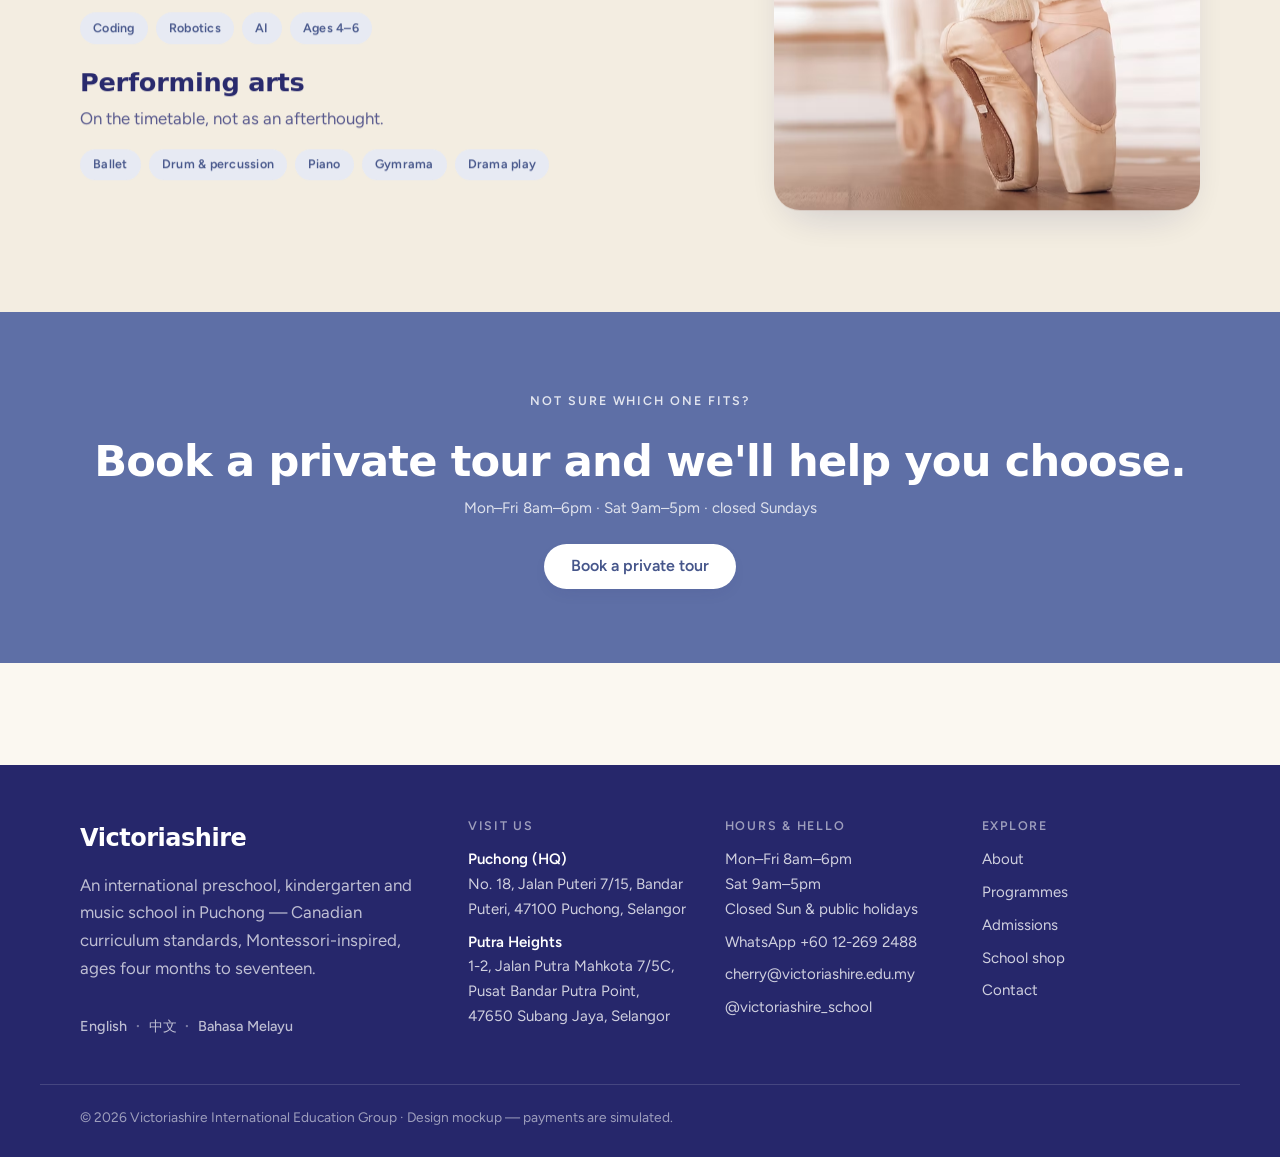
<file: mockup-1-html/programmes.html>
<!DOCTYPE html>
<html lang="en" class="no-js">
<head>
  <meta charset="UTF-8">
  <meta name="viewport" content="width=device-width, initial-scale=1">
  <title>Programmes — Victoriashire International Preschool, Puchong</title>
  <meta name="description" content="Four programmes from four months to seventeen years: early childhood education, Cambridge English, VIS Music School, and after-school daycare and tuition. Montessori-inspired, Cambridge-prepared, three languages daily.">
  <link rel="icon" href="assets/favicon.svg" type="image/svg+xml">
  <link rel="preconnect" href="https://fonts.googleapis.com">
  <link rel="preconnect" href="https://fonts.gstatic.com" crossorigin>
  <link href="https://fonts.googleapis.com/css2?family=Hanken+Grotesque:wght@500;600;700;800&family=Figtree:wght@400;500;600;700&display=swap" rel="stylesheet">
  <link rel="stylesheet" href="css/tokens.css">
  <link rel="stylesheet" href="css/base.css">
  <link rel="stylesheet" href="css/components.css">
  <link rel="stylesheet" href="css/pages.css">
</head>
<body>
  <a class="skip-link" href="#main">Skip to content</a>
  <div id="site-header"></div>

  <main id="main">
    <!-- Page hero -->
    <section class="page-hero">
      <div class="container container-narrow">
        <p class="eyebrow">From four months to seventeen years</p>
        <h1 class="h-hero">Our programmes.</h1>
        <p class="sec-lede">One school, four purposeful programmes — each with a trial month, so you can see the fit before you commit.</p>
      </div>
    </section>

    <div class="container">
      <!-- ECE -->
      <section class="prog-detail" id="ece">
        <div class="prog-detail-media reveal">
          <img src="assets/img/photo-blocks.avif" alt="Toddlers building with wooden blocks in the classroom">
        </div>
        <div class="reveal">
          <span class="chip">4 months – 6 years</span>
          <h2>Early Childhood Education</h2>
          <p class="schedule">Mon–Fri · half or full days</p>
          <p>Three stages under one roof, in a multilingual environment — English leads the day, with Mandarin and Bahasa Melayu in songs, stories and play.</p>
          <ul class="tick">
            <li><strong>Infant Care (4–15 months)</strong> — sensory play, bonding and daily photo updates.</li>
            <li><strong>Toddler Programme (15 months–3 years)</strong> — Montessori-inspired, hands-on, motor and social growth.</li>
            <li><strong>Preschool &amp; Kindergarten (3–6 years)</strong> — international Montessori curriculum: literacy, numeracy, character.</li>
          </ul>
          <a class="btn btn-primary" href="product.html?id=ece-trial">Try a month — RM 388</a>
        </div>
      </section>

      <!-- Cambridge -->
      <section class="prog-detail prog-detail--rev" id="cambridge">
        <div class="prog-detail-media reveal">
          <img src="assets/img/photo-literacy.avif" alt="A child practising early reading and writing">
        </div>
        <div class="reveal">
          <span class="chip">Ages 4 – 12</span>
          <h2>Cambridge English &amp; Primary Enrichment</h2>
          <p class="schedule">Weekday afternoons or Saturdays</p>
          <p>Cambridge English courses from Pre A1 Starters to B1 Preliminary, taught by certified teachers. Reading, writing, listening and speaking — plus the presentation and storytelling confidence that makes exams feel like nothing.</p>
          <ul class="tick">
            <li>Real Cambridge exam preparation, level by level.</li>
            <li>Small groups with plenty of talking time.</li>
            <li>Proven gains in reading, numeracy and literacy.</li>
          </ul>
          <a class="btn btn-primary" href="product.html?id=cambridge-english-trial">Try a month — RM 100</a>
        </div>
      </section>

      <!-- Music -->
      <section class="prog-detail" id="music">
        <div class="prog-detail-media reveal">
          <img src="assets/img/photo-music-class.avif" alt="Children singing around a piano during music class">
        </div>
        <div class="reveal">
          <span class="chip">Ages 1 – 18</span>
          <h2>VIS Music School</h2>
          <p class="schedule">Group or individual · weekdays &amp; weekends</p>
          <p>Piano, violin, ukulele, guitar, vocal training and Mini Mozart for the littlest ones. Group and individual lessons, with recitals and stage performances to end each term. The piano course runs every Saturday and Wednesday for ages four and up.</p>
          <div class="chip-row">
            <span class="chip">Piano</span><span class="chip">Violin</span><span class="chip">Ukulele</span><span class="chip">Guitar</span><span class="chip">Vocal</span><span class="chip">Mini Mozart</span>
          </div>
          <p style="margin-top:1.2rem;"><a class="btn btn-primary" href="product.html?id=young-musicians-trial">Try a month — RM 120</a></p>
        </div>
      </section>

      <!-- Daycare -->
      <section class="prog-detail prog-detail--rev" id="daycare">
        <div class="prog-detail-media reveal">
          <img src="assets/img/photo-literacy.avif" alt="A child working through homework with a tutor">
        </div>
        <div class="reveal">
          <span class="chip">Ages 7 – 12</span>
          <h2>Tuition &amp; Daycare Centre</h2>
          <p class="schedule">After school · care until 6.30pm</p>
          <p>School pick-up, homework guidance, and tuition in Chinese, English, Bahasa Melayu, Maths and Science — for primary Standard 1 to 6. Proper meals and transport are available, and care runs right up to 6.30pm.</p>
          <ul class="tick">
            <li>Homework done before you're home.</li>
            <li>Five subjects, certified tutors.</li>
          </ul>
          <a class="btn btn-primary" href="product.html?id=daycare-month">Try a month — RM 650</a>
        </div>
      </section>
    </div>

    <!-- How we teach -->
    <section class="section section--tint">
      <div class="container">
        <div class="teach-block reveal">
          <p class="eyebrow">How we teach</p>
          <h2 class="h-title">Five things every lesson is built on.</h2>
          <dl class="five-elements">
            <div><dt>Knowledge</dt><dd>The facts and ideas worth knowing — and knowing why.</dd></div>
            <div><dt>Concepts</dt><dd>The big patterns that tie a topic together.</dd></div>
            <div><dt>Skills</dt><dd>Doing, not just hearing about.</dd></div>
            <div><dt>Attitudes</dt><dd>Curiosity, care and persistence — the habits under the learning.</dd></div>
            <div><dt>Action</dt><dd>Taking what you know and doing something with it.</dd></div>
          </dl>
          <div class="teach-extra">
            <div>
              <h3 class="h-sub">STEM &amp; Coding</h3>
              <p style="color:var(--ink-soft);">In collaboration with Cobo Academy (Hong Kong) — coding, robotics and AI for ages four to six.</p>
              <div class="chip-row"><span class="chip">Coding</span><span class="chip">Robotics</span><span class="chip">AI</span><span class="chip">Ages 4–6</span></div>
              <h3 class="h-sub" style="margin-top:1.6rem;">Performing arts</h3>
              <p style="color:var(--ink-soft);">On the timetable, not as an afterthought.</p>
              <div class="chip-row"><span class="chip">Ballet</span><span class="chip">Drum &amp; percussion</span><span class="chip">Piano</span><span class="chip">Gymrama</span><span class="chip">Drama play</span></div>
            </div>
            <figure>
              <img src="assets/img/photo-ballet.avif" alt="A child in a ballet lesson">
            </figure>
          </div>
        </div>
      </div>
    </section>

    <!-- CTA band -->
    <section class="cta-band">
      <div class="container">
        <p class="eyebrow">Not sure which one fits?</p>
        <h2 class="h-title">Book a private tour and we'll help you choose.</h2>
        <p class="cta-hours">Mon–Fri 8am–6pm · Sat 9am–5pm · closed Sundays</p>
        <a class="btn btn-white" href="https://wa.me/60122692488" target="_blank" rel="noopener">Book a private tour</a>
      </div>
    </section>
  </main>

  <div id="site-footer"></div>
  <div id="cart-drawer-mount"></div>

  <script src="vendor/gsap.min.js"></script>
  <script src="vendor/ScrollTrigger.min.js"></script>
  <script type="module" src="js/main.js"></script>
</body>
</html>
</file>
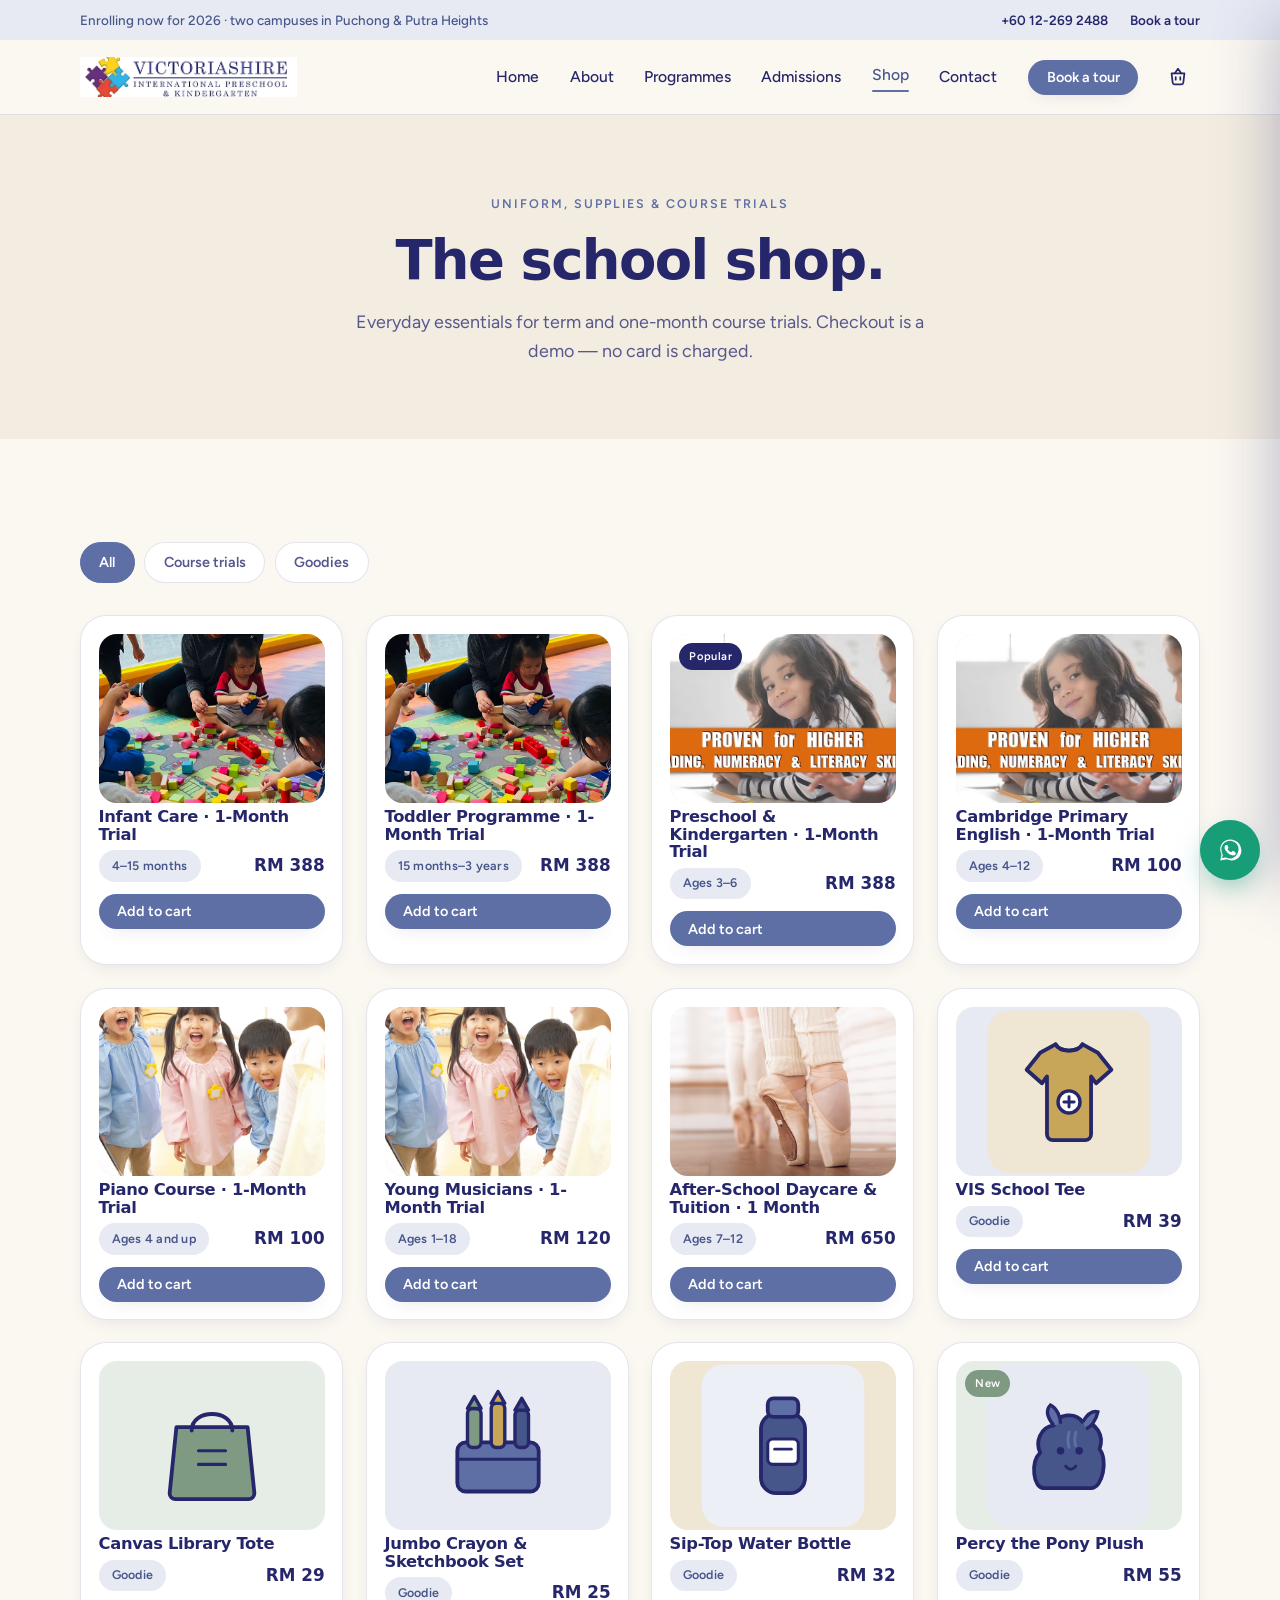
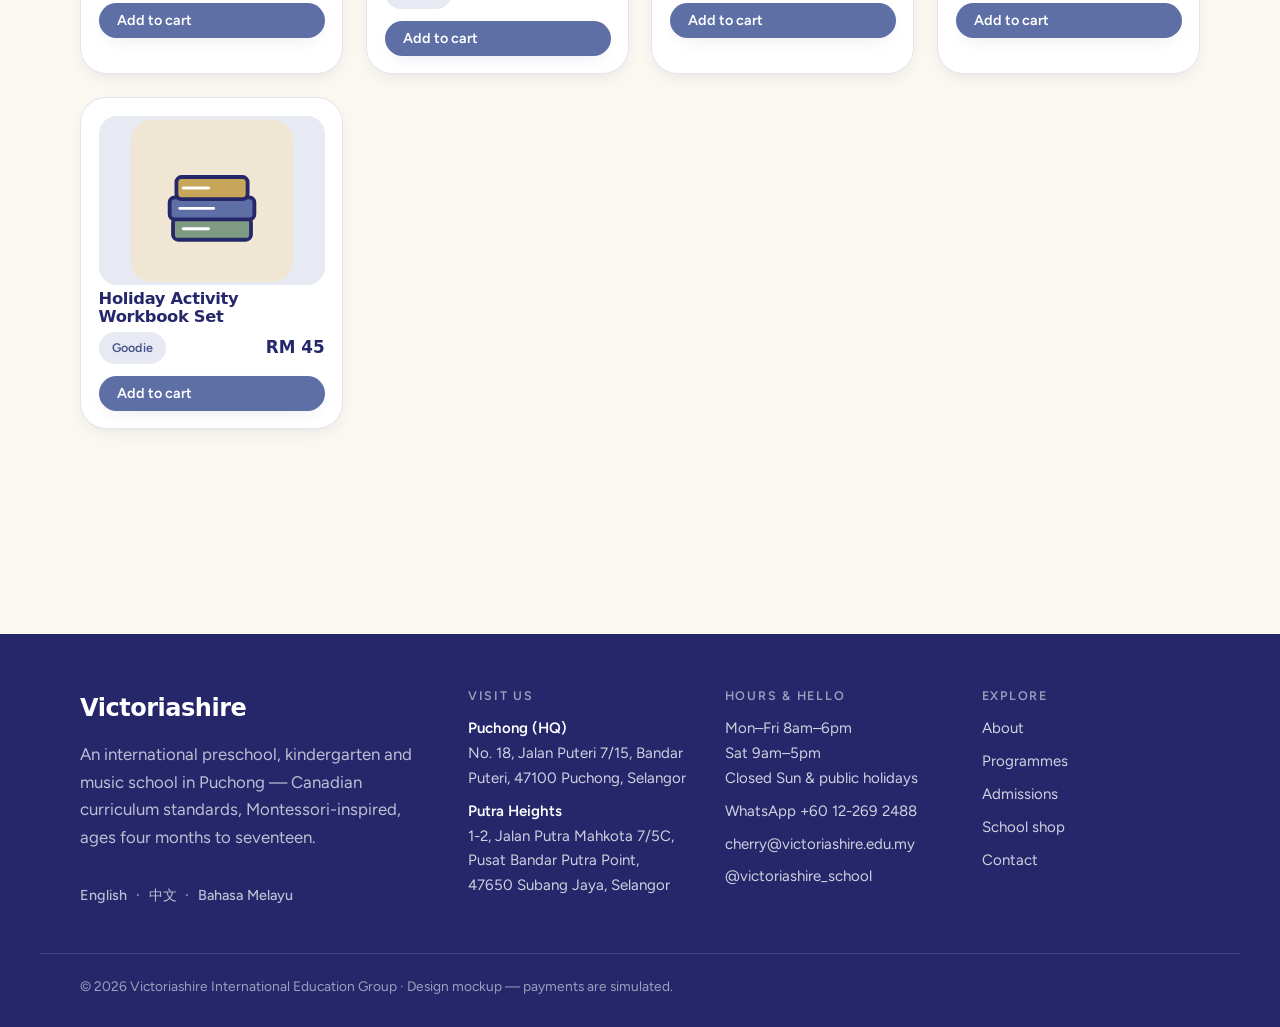
<file: mockup-1-html/shop.html>
<!DOCTYPE html>
<html lang="en" class="no-js">
<head>
  <meta charset="UTF-8">
  <meta name="viewport" content="width=device-width, initial-scale=1">
  <title>The little shop — Victoriashire</title>
  <meta name="description" content="Book a one-month trial or grab a school tee, tote or crayon set. Course trials from RM 100. Checkout is a demo — no card is charged.">
  <link rel="icon" href="assets/favicon.svg" type="image/svg+xml">
  <link rel="preconnect" href="https://fonts.googleapis.com">
  <link rel="preconnect" href="https://fonts.gstatic.com" crossorigin>
  <link href="https://fonts.googleapis.com/css2?family=Hanken+Grotesque:wght@500;600;700;800&family=Figtree:wght@400;500;600;700&display=swap" rel="stylesheet">
  <link rel="stylesheet" href="css/tokens.css">
  <link rel="stylesheet" href="css/base.css">
  <link rel="stylesheet" href="css/components.css">
  <link rel="stylesheet" href="css/pages.css">
</head>
<body>
  <a class="skip-link" href="#main">Skip to content</a>
  <div id="site-header"></div>

  <main id="main">
    <section class="page-hero">
      <div class="container container-narrow">
        <p class="eyebrow">Uniform, supplies &amp; course trials</p>
        <h1 class="h-hero">The school shop.</h1>
        <p class="sec-lede">Everyday essentials for term and one-month course trials. Checkout is a demo — no card is charged.</p>
      </div>
    </section>

    <section class="section container">
      <div class="filter-pills" role="group" aria-label="Filter products">
        <button class="filter-pill" type="button" data-filter="all" aria-pressed="true">All</button>
        <button class="filter-pill" type="button" data-filter="course" aria-pressed="false">Course trials</button>
        <button class="filter-pill" type="button" data-filter="goodie" aria-pressed="false">Goodies</button>
      </div>
      <div class="shop-grid" id="shop-grid"></div>
    </section>
  </main>

  <div id="site-footer"></div>
  <div id="cart-drawer-mount"></div>

  <script src="vendor/gsap.min.js"></script>
  <script src="vendor/ScrollTrigger.min.js"></script>
  <script type="module" src="js/main.js"></script>
  <script type="module" src="js/shop.js"></script>
</body>
</html>
</file>
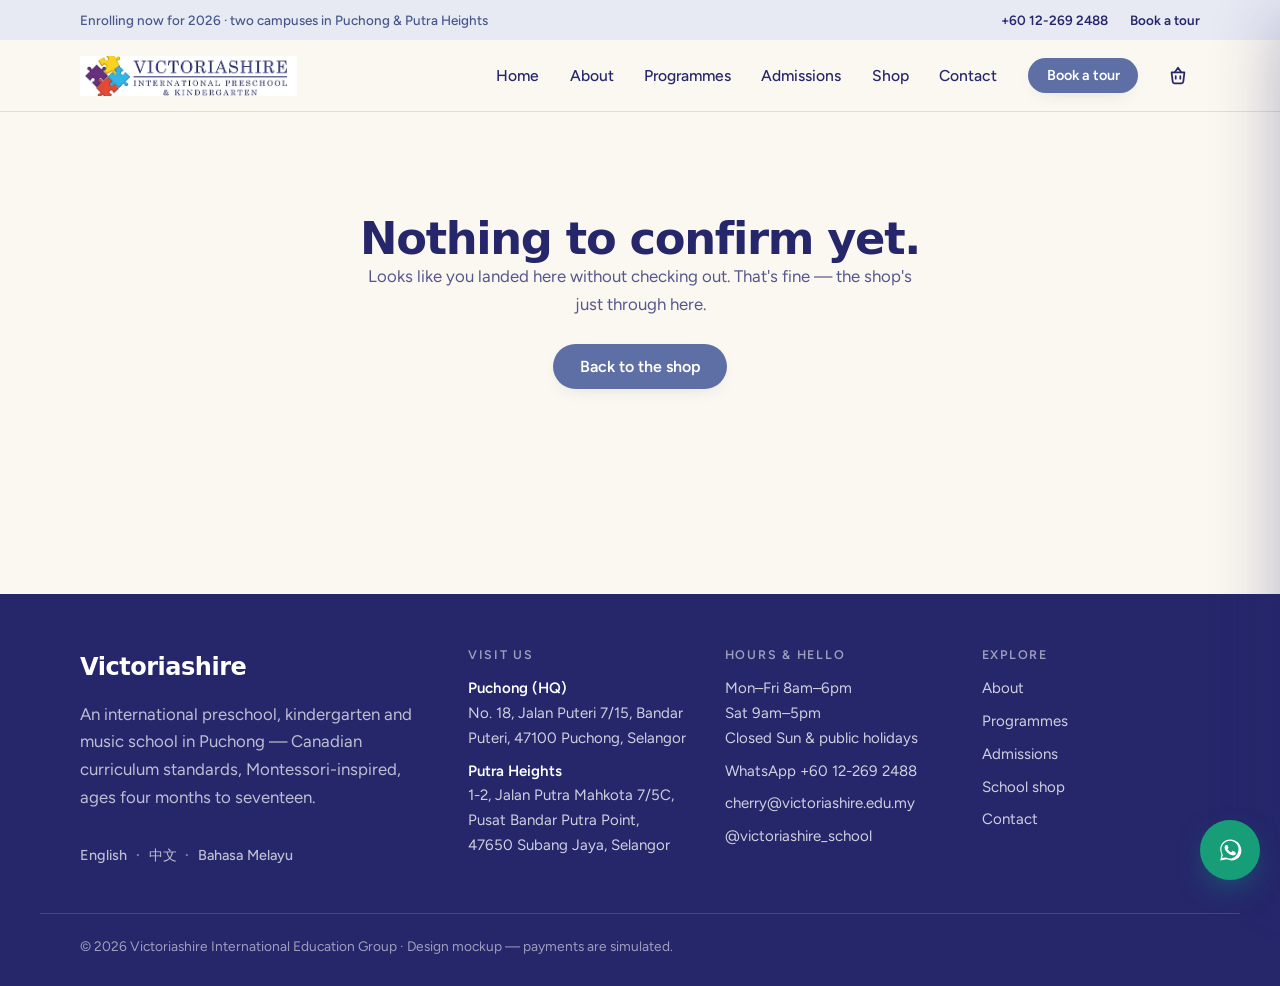
<file: mockup-1-html/success.html>
<!DOCTYPE html>
<html lang="en" class="no-js">
<head>
  <meta charset="UTF-8">
  <meta name="viewport" content="width=device-width, initial-scale=1">
  <title>Order confirmed — Victoriashire (demo)</title>
  <meta name="description" content="Your demo order is confirmed. This was a simulated payment — no money moved.">
  <link rel="icon" href="assets/favicon.svg" type="image/svg+xml">
  <link rel="preconnect" href="https://fonts.googleapis.com">
  <link rel="preconnect" href="https://fonts.gstatic.com" crossorigin>
  <link href="https://fonts.googleapis.com/css2?family=Hanken+Grotesque:wght@500;600;700;800&family=Figtree:wght@400;500;600;700&display=swap" rel="stylesheet">
  <link rel="stylesheet" href="css/tokens.css">
  <link rel="stylesheet" href="css/base.css">
  <link rel="stylesheet" href="css/components.css">
  <link rel="stylesheet" href="css/pages.css">
</head>
<body>
  <a class="skip-link" href="#main">Skip to content</a>
  <div id="site-header"></div>

  <main id="main">
    <section class="section container">
      <div id="success-mount"></div>
    </section>
  </main>

  <div id="site-footer"></div>
  <div id="cart-drawer-mount"></div>

  <script src="vendor/gsap.min.js"></script>
  <script src="vendor/ScrollTrigger.min.js"></script>
  <script type="module" src="js/main.js"></script>
  <script type="module" src="js/success.js"></script>
</body>
</html>
</file>
<file: mockup-1-html/css/tokens.css>
/* ============================================================
   Victoriashire — Direction A "Guidepost calm"
   Warm, calm, intelligent, credible. Ink navy anchor, warm
   cream base, one soft periwinkle accent + muted sage.
   ============================================================ */
:root {
  /* Surfaces */
  --cream: #FBF8F1;        /* page base — never stark white */
  --cream-deep: #F3EDE1;   /* alternating band */
  --white: #FFFFFF;        /* cards */

  /* Ink (logo wordmark navy) */
  --ink: #26276B;
  --ink-soft: #56578C;
  --ink-line: rgba(38, 39, 107, .12);
  --ink-line-soft: rgba(38, 39, 107, .07);

  /* Accents */
  --peri: #5E6FA6;         /* primary accent */
  --peri-deep: #46568B;    /* accent text / hover */
  --peri-soft: #E7EAF3;    /* accent tint */
  --sage: #7E9A82;         /* secondary accent */
  --sage-soft: #E6EDE6;
  --sand: #EFE6D3;         /* warm block/tint */

  /* Type */
  --font-display: "Hanken Grotesque", system-ui, sans-serif;
  --font-body: "Figtree", system-ui, sans-serif;

  /* Shape */
  --r-lg: 26px;
  --r: 18px;
  --r-sm: 12px;
  --r-pill: 999px;

  /* Elevation — soft ambient only */
  --shadow-sm: 0 6px 20px -10px rgba(38, 39, 107, .18);
  --shadow: 0 18px 44px -18px rgba(38, 39, 107, .22);

  /* Layout — generous, airy */
  --container: 1200px;
  --gutter: clamp(1.2rem, 4vw, 2.5rem);
  --section-y: clamp(4rem, 8vw, 7rem);

  /* Motion */
  --ease: cubic-bezier(.22, .61, .36, 1);

  /* ---- Legacy aliases (keep old inner pages readable until rebuilt;
          removed once every page is on the new system) ---- */
  --paper: var(--cream);
  --paper-deep: var(--cream-deep);
  --poppy: var(--peri);
  --poppy-deep: var(--peri-deep);
  --poppy-tint: var(--peri-soft);
  --sky: var(--peri);
  --sky-tint: var(--peri-soft);
  --sun: var(--sage);
  --sun-tint: var(--sage-soft);
  --grape: var(--peri-deep);
  --grape-tint: var(--peri-soft);
  --font-hand: var(--font-display);
  --radius-card: var(--r-lg);
  --radius-lg: var(--r-lg);
  --radius-sm: var(--r-sm);
  --radius-pill: var(--r-pill);
  --shadow-soft: var(--shadow-sm);
  --shadow-lift: var(--shadow);
  --shadow-sticker: 0 2px 0 var(--ink-line);
  --shadow-pop: var(--shadow-sm);
  --ease-bounce: var(--ease);
}
</file>
<file: mockup-1-html/css/base.css>
/* ============================================================
   Base — reset, typography scale, layout helpers, a11y
   Direction A "Guidepost calm"
   ============================================================ */

*, *::before, *::after { box-sizing: border-box; }

html { -webkit-text-size-adjust: 100%; scroll-behavior: smooth; }
@media (prefers-reduced-motion: reduce) {
  html { scroll-behavior: auto; }
}

body {
  margin: 0;
  background: var(--cream);
  color: var(--ink);
  font-family: var(--font-body);
  font-size: 1.05rem;
  line-height: 1.65;
  font-weight: 400;
  -webkit-font-smoothing: antialiased;
  text-rendering: optimizeLegibility;
  overflow-x: hidden;
}

img, svg, canvas { max-width: 100%; display: block; }
img { height: auto; }

a { color: inherit; text-decoration: none; }
button { font: inherit; color: inherit; cursor: pointer; border: none; background: none; }
ul, ol { margin: 0; padding: 0; list-style: none; }

h1, h2, h3, h4 {
  font-family: var(--font-display);
  font-weight: 700;
  line-height: 1.08;
  margin: 0;
  letter-spacing: -0.02em;
  color: var(--ink);
}

/* Type scale — display face, calm */
.h-hero  { font-size: clamp(2.5rem, 5.4vw, 4.1rem); font-weight: 700; letter-spacing: -0.03em; }
.h-title { font-size: clamp(1.9rem, 3.4vw, 2.7rem); font-weight: 700; }
.h-sub   { font-size: clamp(1.25rem, 2.2vw, 1.6rem); font-weight: 600; letter-spacing: -0.01em; }

p { margin: 0 0 1rem; }
p:last-child { margin-bottom: 0; }
strong { font-weight: 600; color: var(--ink); }

/* Eyebrow — calm tracked label (no handwriting) */
.eyebrow {
  display: inline-block;
  font-family: var(--font-body);
  font-weight: 600;
  font-size: .78rem;
  letter-spacing: .16em;
  text-transform: uppercase;
  color: var(--peri);
  margin-bottom: .9rem;
}

/* Lede paragraph */
.sec-lede { font-size: 1.12rem; color: var(--ink-soft); max-width: 56ch; }
.sec-lede.sec-lede--center { margin-inline: auto; }

/* Signature: trilingual rail — VIS runs three languages daily */
.trilingual {
  display: inline-flex;
  flex-wrap: wrap;
  align-items: center;
  gap: .55rem;
  font-weight: 500;
  color: var(--ink-soft);
  font-size: .95rem;
}
.trilingual span { white-space: nowrap; }
.trilingual .sep { color: var(--peri); font-weight: 700; }

/* ---- Layout helpers ---- */
.container {
  width: 100%;
  max-width: var(--container);
  margin-inline: auto;
  padding-inline: var(--gutter);
}
.container-narrow { max-width: 880px; }

.section { padding-block: var(--section-y); }
.section--tint { background: var(--cream-deep); }
.section--sand { background: var(--sand); }

/* section heading block */
.sec-head { margin-bottom: 2.6rem; }
.sec-head--center { text-align: center; }
.sec-head--center .sec-lede { margin-inline: auto; }

:target { scroll-margin-top: 120px; }
[id] { scroll-margin-top: 120px; }

/* ---- Accessibility ---- */
.skip-link {
  position: fixed;
  top: -100px; left: 16px;
  z-index: 2000;
  background: var(--ink);
  color: var(--white);
  padding: .7rem 1.1rem;
  border-radius: var(--r-pill);
  font-weight: 600;
  transition: top .2s ease;
}
.skip-link:focus { top: 16px; }

:focus-visible {
  outline: 3px solid var(--peri);
  outline-offset: 3px;
  border-radius: 6px;
}

.visually-hidden {
  position: absolute !important;
  width: 1px; height: 1px;
  padding: 0; margin: -1px;
  overflow: hidden; clip: rect(0 0 0 0);
  white-space: nowrap; border: 0;
}

/* ---- Reveal (JS toggles .is-in; CSS is the fallback) ---- */
.reveal, .reveal-scatter {
  opacity: 0;
  transform: translateY(18px);
  transition: opacity .7s ease, transform .7s var(--ease);
  will-change: opacity, transform;
}
.reveal.is-in, .reveal-scatter.is-in { opacity: 1; transform: none; }

@media (prefers-reduced-motion: reduce) {
  .reveal, .reveal-scatter { transition: opacity .3s ease; transform: none; }
}
.no-js .reveal, .no-js .reveal-scatter { opacity: 1; transform: none; }
</file>
<file: mockup-1-html/css/components.css>
/* ============================================================
   Components — buttons, header, footer, cards, cart, marquee
   Direction A "Guidepost calm"
   ============================================================ */

/* ---------- Buttons ---------- */
.btn {
  display: inline-flex;
  align-items: center;
  gap: .5rem;
  font-family: var(--font-body);
  font-weight: 600;
  font-size: 1rem;
  padding: .85rem 1.6rem;
  border-radius: var(--r-pill);
  transition: transform .25s var(--ease), background .2s ease, box-shadow .25s ease, color .2s ease, border-color .2s ease;
  line-height: 1;
  border: 1.5px solid transparent;
  text-align: center;
}
.btn:hover { transform: translateY(-2px); }
.btn:active { transform: translateY(0); }

.btn-primary { background: var(--peri); color: var(--white); box-shadow: var(--shadow-sm); }
.btn-primary:hover { background: var(--peri-deep); }

.btn-ghost { background: transparent; color: var(--ink); border-color: var(--ink-line); }
.btn-ghost:hover { background: var(--white); border-color: var(--peri); color: var(--peri-deep); }

.btn-white { background: var(--white); color: var(--peri-deep); box-shadow: var(--shadow-sm); }
.btn-white:hover { background: var(--peri-soft); }

.btn-sm { padding: .58rem 1.1rem; font-size: .9rem; }

.arrow-link {
  display: inline-flex;
  align-items: center;
  gap: .45rem;
  font-family: var(--font-body);
  font-weight: 600;
  color: var(--peri-deep);
}
.arrow-link .arw { transition: transform .25s var(--ease); }
.arrow-link:hover .arw { transform: translateX(5px); }
.center-link { text-align: center; margin-top: 2.4rem; }

/* meta chip */
.chip {
  display: inline-block;
  font-family: var(--font-body);
  font-weight: 600;
  font-size: .78rem;
  letter-spacing: .02em;
  padding: .34rem .82rem;
  border-radius: var(--r-pill);
  background: var(--peri-soft);
  color: var(--peri-deep);
}

.price { font-family: var(--font-display); font-weight: 700; color: var(--ink); }

/* ==========================================================
   HEADER — slim topbar + calm sticky nav bar
   ========================================================== */
.site-header { position: sticky; top: -40px; z-index: 900; }

.topbar {
  background: var(--peri-soft);
  height: 40px;
  display: flex; align-items: center;
  font-size: .84rem;
  color: var(--ink);
}
.topbar-in { display: flex; align-items: center; justify-content: space-between; gap: 1.4rem; width: 100%; }
.topbar-note { font-weight: 500; color: var(--peri-deep); }
.topbar-links { display: inline-flex; gap: 1.4rem; }
.topbar-links a { font-weight: 600; }
.topbar-links a:hover { color: var(--peri-deep); text-decoration: underline; text-underline-offset: 3px; }

.header-bar {
  background: rgba(251, 248, 241, .88);
  backdrop-filter: blur(12px);
  -webkit-backdrop-filter: blur(12px);
  border-bottom: 1px solid var(--ink-line);
}
.header-in { display: flex; align-items: center; gap: 1.1rem; padding-block: .85rem; }
.header-logo img { height: 40px; width: auto; }
.header-nav { display: flex; align-items: center; gap: .2rem; margin-left: auto; }
.header-nav a {
  font-family: var(--font-body);
  font-weight: 500;
  font-size: .98rem;
  padding: .5rem .85rem;
  border-radius: var(--r-sm);
  color: var(--ink);
  transition: color .18s ease, background .18s ease;
}
.header-nav a:hover { color: var(--peri-deep); background: var(--peri-soft); }
.header-nav a[aria-current="page"] { color: var(--peri-deep); }
.header-nav a[aria-current="page"]::after {
  content: ""; display: block; height: 2px; margin-top: 3px;
  background: var(--peri); border-radius: 2px;
}
.header-cta { flex: none; }

.cart-btn {
  position: relative;
  display: inline-flex; align-items: center; justify-content: center;
  width: 44px; height: 44px;
  border-radius: var(--r-pill);
  transition: background .18s ease;
}
.cart-btn:hover { background: var(--peri-soft); }
.cart-btn svg { width: 22px; height: 22px; stroke: var(--ink); }
.cart-count {
  position: absolute; top: -2px; right: -2px;
  min-width: 20px; height: 20px; padding: 0 5px;
  display: grid; place-items: center;
  background: var(--peri); color: var(--white);
  font-family: var(--font-body); font-weight: 700; font-size: .72rem;
  border-radius: var(--r-pill);
  border: 2px solid var(--cream);
  transform: scale(0);
  transition: transform .3s var(--ease);
}
.cart-count.has-items { transform: scale(1); }
.cart-count.pop { animation: badgePop .4s var(--ease); }
@keyframes badgePop { 0% { transform: scale(1); } 45% { transform: scale(1.35); } 100% { transform: scale(1); } }

/* hamburger */
.nav-toggle { display: none; width: 44px; height: 44px; border-radius: var(--r-sm); }
.nav-toggle:hover { background: var(--peri-soft); }
.nav-toggle svg { width: 24px; height: 24px; margin-inline: auto; stroke: var(--ink); }

/* mobile overlay */
.mobile-nav {
  position: fixed; inset: 0;
  z-index: 1200;
  background: var(--cream);
  display: flex; flex-direction: column;
  padding: 5rem var(--gutter) 2rem;
  transform: translateY(-100%);
  transition: transform .4s var(--ease);
  overflow-y: auto;
}
.mobile-nav.open { transform: translateY(0); }
.mobile-nav .close-btn { position: absolute; top: 22px; right: 22px; width: 46px; height: 46px; border-radius: var(--r-sm); display: grid; place-items: center; }
.mobile-nav .close-btn:hover { background: var(--peri-soft); }
.mobile-nav .close-btn svg { width: 26px; height: 26px; stroke: var(--ink); }
.mobile-nav a {
  font-family: var(--font-display);
  font-weight: 700;
  font-size: clamp(1.8rem, 8vw, 2.6rem);
  letter-spacing: -0.02em;
  padding: .45rem 0;
  color: var(--ink);
  border-bottom: 1px solid var(--ink-line);
}
.mobile-nav a[aria-current="page"] { color: var(--peri-deep); }
.mobile-nav .m-contact { margin-top: auto; color: var(--ink-soft); font-size: .95rem; }

@media (max-width: 900px) {
  .header-nav { display: none; }
  .nav-toggle { display: inline-flex; align-items: center; }
  .header-cta { display: none; }
}
@media (max-width: 620px) { .topbar-note { display: none; } .topbar-in { justify-content: center; } }
@media (prefers-reduced-motion: reduce) { .site-header, .mobile-nav { transition: none; } }

/* ==========================================================
   FOOTER — calm navy, text wordmark, 4 columns
   ========================================================== */
.site-footer { margin-top: var(--section-y); }
.footer-body { background: var(--ink); color: rgba(255, 255, 255, .78); padding-block: 3.4rem 1.8rem; }
.footer-grid {
  display: grid;
  grid-template-columns: 1.6fr 1fr 1fr 1fr;
  gap: 2.4rem;
}
.footer-wordmark {
  font-family: var(--font-display);
  font-weight: 700; font-size: 1.5rem;
  letter-spacing: -0.02em;
  color: var(--white);
  display: block; margin-bottom: .8rem;
}
.footer-brand p { color: rgba(255, 255, 255, .7); max-width: 32ch; }
.footer-lang { color: rgba(255, 255, 255, .6); margin-top: 1rem; font-size: .9rem; }
.footer-lang .sep { color: rgba(255, 255, 255, .4); }
.footer-col h4 { font-family: var(--font-body); font-weight: 600; font-size: .78rem; letter-spacing: .14em; text-transform: uppercase; color: rgba(255,255,255,.55); margin-bottom: .9rem; }
.footer-col p, .footer-col li { color: rgba(255, 255, 255, .78); font-size: .94rem; margin-bottom: .5rem; }
.footer-col strong { color: var(--white); font-weight: 600; }
.footer-col a:hover { color: var(--white); text-decoration: underline; text-underline-offset: 3px; }
.footer-bottom {
  margin-top: 2.8rem; padding-top: 1.3rem;
  border-top: 1px solid rgba(255, 255, 255, .14);
  color: rgba(255, 255, 255, .55);
  font-size: .86rem;
}
@media (max-width: 780px) {
  .footer-grid { grid-template-columns: 1fr 1fr; gap: 1.8rem; }
  .footer-brand { grid-column: 1 / -1; }
}
@media (max-width: 460px) { .footer-grid { grid-template-columns: 1fr; } }

/* ==========================================================
   Marquee (photo/logo strips)
   ========================================================== */
.marquee { overflow: hidden; width: 100%; }
.marquee-track {
  display: flex; align-items: center;
  width: max-content;
  animation: marquee var(--marq-dur, 44s) linear infinite;
}
.marquee-track > * { margin-right: 2.4rem; flex: none; }
.marquee:hover .marquee-track { animation-play-state: paused; }
@keyframes marquee { to { transform: translateX(-50%); } }
@media (prefers-reduced-motion: reduce) {
  .marquee-track { animation: none; flex-wrap: wrap; justify-content: center; }
  .marquee-track > *[aria-hidden="true"] { display: none; }
}

/* ==========================================================
   Generic card
   ========================================================== */
.card {
  background: var(--white);
  border: 1px solid var(--ink-line);
  border-radius: var(--r-lg);
  padding: 1.8rem;
  box-shadow: var(--shadow-sm);
}

/* ==========================================================
   Cart drawer (calm)
   ========================================================== */
.cart-overlay {
  position: fixed; inset: 0; z-index: 1300;
  background: rgba(38, 39, 107, .38);
  opacity: 0; transition: opacity .35s ease;
}
.cart-overlay.open { opacity: 1; }

.cart-drawer {
  position: fixed; top: 0; right: 0; z-index: 1301;
  width: min(420px, 92vw); height: 100%;
  background: var(--cream);
  box-shadow: -24px 0 60px -20px rgba(38, 39, 107, .3);
  display: flex; flex-direction: column;
  transform: translateX(100%);
  transition: transform .4s var(--ease);
}
.cart-drawer.open { transform: translateX(0); }
@media (prefers-reduced-motion: reduce) { .cart-drawer { transition: none; } }

.cart-head {
  display: flex; align-items: center; justify-content: space-between;
  padding: 1.4rem 1.5rem;
  border-bottom: 1px solid var(--ink-line);
}
.cart-title { font-family: var(--font-display); font-weight: 700; font-size: 1.35rem; letter-spacing: -0.02em; }
.cart-close {
  width: 40px; height: 40px; border-radius: var(--r-sm);
  display: grid; place-items: center;
  transition: background .18s ease;
}
.cart-close:hover { background: var(--peri-soft); }
.cart-close svg { width: 22px; height: 22px; stroke: var(--ink); }

.cart-items { flex: 1; overflow-y: auto; padding: 1rem 1.5rem; }
.cart-row {
  display: grid; grid-template-columns: 64px 1fr auto;
  gap: .95rem; padding: 1.1rem 0;
  border-bottom: 1px solid var(--ink-line);
}
.cart-row.is-added { background: var(--peri-soft); border-radius: var(--r-sm); }
.cart-thumb { width: 64px; height: 64px; border-radius: var(--r-sm); object-fit: cover; background: var(--white); }
.cart-thumb--block { display: grid; place-items: center; font-family: var(--font-display); font-weight: 700; font-size: 1.4rem; }
.cart-thumb--svg { padding: 0; overflow: hidden; }
.cart-thumb--svg .goodie-svg { width: 100%; height: 100%; }
.cart-thumb--peri { background: var(--peri-soft); color: var(--peri-deep); }
.cart-thumb--sage { background: var(--sage-soft); color: var(--sage); }
.cart-thumb--sand { background: var(--sand); color: #A8763E; }
.cart-name { font-family: var(--font-display); font-weight: 600; font-size: .98rem; line-height: 1.25; display: inline-block; }
.cart-name:hover { color: var(--peri-deep); }
.cart-note { font-size: .78rem; color: var(--ink-soft); margin: .2rem 0 .5rem; }
.cart-qty { display: flex; align-items: center; gap: .4rem; }
.qbtn {
  width: 28px; height: 28px; border-radius: var(--r-pill);
  background: var(--peri-soft); color: var(--peri-deep);
  font-weight: 700; font-size: 1.05rem; line-height: 1;
  display: grid; place-items: center;
  transition: background .18s ease;
}
.qbtn:hover { background: var(--peri); color: var(--white); }
.qval { min-width: 24px; text-align: center; font-weight: 600; }
.qrem { margin-left: .5rem; font-size: .8rem; color: var(--ink-soft); text-decoration: underline; }
.qrem:hover { color: var(--peri-deep); }
.cart-line { font-size: 1.02rem; align-self: center; font-weight: 600; }
.cart-foot { padding: 1.3rem 1.5rem 1.7rem; border-top: 1px solid var(--ink-line); }
.cart-subtotal { display: flex; justify-content: space-between; align-items: baseline; margin-bottom: 1rem; }
.cart-subtotal > span:first-child { font-family: var(--font-display); font-weight: 600; font-size: 1.1rem; }
.cart-subtotal-val { font-size: 1.4rem; font-weight: 700; }
.cart-checkout { width: 100%; justify-content: center; }
.cart-demo-note { text-align: center; font-size: .8rem; color: var(--ink-soft); margin-top: .7rem; }
.cart-empty { text-align: center; padding: 2.5rem 1rem; }
.cart-empty-art { display: flex; justify-content: center; margin-bottom: .5rem; color: var(--peri); }
.cart-empty-title { font-family: var(--font-display); font-weight: 700; font-size: 1.3rem; }
.cart-empty-sub { color: var(--ink-soft); margin: .3rem 0 1.3rem; }

/* ==========================================================
   WhatsApp front-desk bot (calmed — brand green kept)
   ========================================================== */
.wa-root { position: fixed; bottom: 20px; right: 20px; z-index: 1500; display: flex; flex-direction: column; align-items: flex-end; gap: .8rem; }
.wa-nudge {
  max-width: 230px; background: var(--white);
  border: 1px solid var(--ink-line);
  border-radius: 16px 16px 4px 16px;
  box-shadow: var(--shadow);
  padding: .75rem 1rem; font-size: .9rem; text-align: left; color: var(--ink);
  opacity: 0; transform: translateY(8px) scale(.96);
  transition: opacity .35s ease, transform .35s var(--ease); pointer-events: none;
}
.wa-nudge.show { opacity: 1; transform: none; pointer-events: auto; }
.wa-root.open .wa-nudge { display: none; }
.wa-launcher {
  position: relative; width: 60px; height: 60px; border-radius: 50%;
  color: #fff; background: #128C7E;
  box-shadow: 0 12px 30px -8px rgba(18, 140, 126, .6);
  display: grid; place-items: center;
  transition: transform .2s var(--ease);
}
.wa-launcher:hover { transform: scale(1.06); }
.wa-ping { position: absolute; inset: 0; border-radius: 50%; background: #25D366; opacity: .25; animation: waPing 1.8s cubic-bezier(0,0,.2,1) infinite; }
@keyframes waPing { 75%, 100% { transform: scale(1.6); opacity: 0; } }
.wa-root.open .wa-ping { display: none; }
@media (prefers-reduced-motion: reduce) { .wa-ping { animation: none; } }
.wa-ico { position: absolute; display: grid; place-items: center; transition: opacity .2s ease, transform .3s var(--ease); }
.wa-ico-close { opacity: 0; transform: rotate(-90deg); }
.wa-root.open .wa-ico-open { opacity: 0; transform: rotate(90deg); }
.wa-root.open .wa-ico-close { opacity: 1; transform: rotate(0); }
.wa-panel {
  position: fixed; bottom: 96px; right: 12px;
  width: min(380px, calc(100vw - 1.5rem)); height: min(560px, 78vh);
  display: flex; flex-direction: column; overflow: hidden;
  border-radius: 20px; border: 1px solid var(--ink-line);
  box-shadow: var(--shadow); background: #ECE5DD;
  opacity: 0; transform: translateY(24px) scale(.97); pointer-events: none;
  transition: opacity .3s ease, transform .35s var(--ease);
}
.wa-root.open .wa-panel { opacity: 1; transform: none; pointer-events: auto; }
@media (min-width: 640px) { .wa-panel { right: 20px; } }
.wa-head { display: flex; align-items: center; gap: .8rem; padding: .8rem 1rem; color: #fff; background: #075E54; }
.wa-avatar { position: relative; width: 44px; height: 44px; border-radius: 50%; background: #fff; display: grid; place-items: center; overflow: hidden; flex: none; padding: 5px; }
.wa-avatar img { width: 100%; height: auto; object-fit: contain; }
.wa-dot { position: absolute; bottom: 1px; right: 1px; width: 11px; height: 11px; border-radius: 50%; background: #25D366; border: 2px solid #075E54; }
.wa-head-txt { flex: 1; line-height: 1.2; display: flex; flex-direction: column; }
.wa-head-txt strong { font-family: var(--font-display); font-weight: 600; font-size: 1rem; color: #fff; }
.wa-head-txt small { font-size: .74rem; opacity: .75; }
.wa-close { width: 32px; height: 32px; border-radius: 50%; display: grid; place-items: center; color: #fff; }
.wa-close:hover { background: rgba(255,255,255,.15); }
.wa-close svg { width: 16px; height: 16px; }
.wa-body { flex: 1; overflow-y: auto; padding: 1rem .8rem; display: flex; flex-direction: column; gap: .5rem; background: #ECE5DD; }
.wa-msg { max-width: 80%; padding: .5rem .9rem; border-radius: 14px; font-size: .9rem; line-height: 1.45; white-space: pre-line; box-shadow: 0 1px 2px rgba(0,0,0,.08); animation: waMsgIn .3s var(--ease) both; }
@keyframes waMsgIn { from { opacity: 0; transform: translateY(8px) scale(.97); } to { opacity: 1; transform: none; } }
.wa-msg--bot { align-self: flex-start; background: #fff; color: #333; border-bottom-left-radius: 4px; }
.wa-msg--user { align-self: flex-end; background: #DCF8C6; color: #075E54; border-bottom-right-radius: 4px; }
.wa-typing { align-self: flex-start; background: #fff; border-radius: 14px; border-bottom-left-radius: 4px; padding: .75rem .9rem; display: flex; gap: 4px; box-shadow: 0 1px 2px rgba(0,0,0,.08); }
.wa-typing span { width: 8px; height: 8px; border-radius: 50%; background: #b5b5b5; animation: waDot 1s infinite; }
.wa-typing span:nth-child(2) { animation-delay: .15s; }
.wa-typing span:nth-child(3) { animation-delay: .3s; }
@keyframes waDot { 0%, 60%, 100% { transform: none; } 30% { transform: translateY(-5px); } }
.wa-foot { border-top: 1px solid rgba(0,0,0,.06); background: #F0F0F0; padding: .7rem .8rem; }
.wa-options { display: flex; flex-wrap: wrap; gap: .45rem; min-height: 30px; }
.wa-chip { border: 1px solid rgba(18,140,126,.4); background: #fff; color: #075E54; border-radius: 999px; padding: .38rem .95rem; font-size: .86rem; font-weight: 600; transition: background .18s ease, color .18s ease; }
.wa-chip:hover { background: #128C7E; color: #fff; }
</file>
<file: mockup-1-html/css/pages.css>
/* ============================================================
   Pages — Direction A "Guidepost calm"
   Homepage sections (inner-page styles appended per build task)
   ============================================================ */

/* ---------------- HERO ---------------- */
.hero { padding-top: clamp(2.5rem, 5vw, 4.5rem); padding-bottom: clamp(2rem, 4vw, 3rem); }
.hero-grid {
  display: grid;
  grid-template-columns: 1.05fr .95fr;
  gap: clamp(2rem, 5vw, 4.5rem);
  align-items: center;
}
.hero-copy .eyebrow { color: var(--peri); }
.hero-sub { font-size: 1.18rem; color: var(--ink-soft); max-width: 46ch; margin-top: 1.4rem; }
.hero-actions { display: flex; flex-wrap: wrap; gap: .8rem; margin-top: 2rem; }
.hero-lang { margin-top: 1.8rem; padding-top: 1.4rem; border-top: 1px solid var(--ink-line); }

.hero-media { position: relative; }
.hero-photo {
  border-radius: var(--r-lg);
  overflow: hidden;
  box-shadow: var(--shadow);
  background: var(--cream-deep);
}
.hero-photo img { width: 100%; height: 100%; object-fit: cover; aspect-ratio: 5 / 5.4; }
.hero-stat {
  position: absolute;
  left: -18px; bottom: -22px;
  background: var(--white);
  border: 1px solid var(--ink-line);
  border-radius: var(--r);
  box-shadow: var(--shadow-sm);
  padding: 1rem 1.3rem;
  display: flex; flex-direction: column;
  max-width: 190px;
}
.hero-stat-num { font-family: var(--font-display); font-weight: 700; font-size: 2.6rem; line-height: 1; color: var(--peri); }
.hero-stat-label { font-size: .86rem; color: var(--ink-soft); margin-top: .3rem; }

.hero-trust {
  display: flex; flex-wrap: wrap; gap: .8rem 2rem;
  margin-top: clamp(2.4rem, 5vw, 3.5rem);
  padding-top: 1.4rem;
  border-top: 1px solid var(--ink-line);
}
.hero-trust span {
  position: relative;
  font-weight: 600; font-size: .9rem; color: var(--ink-soft);
  padding-left: 1.4rem;
}
.hero-trust span::before {
  content: ""; position: absolute; left: 0; top: 50%; transform: translateY(-50%);
  width: 8px; height: 8px; border-radius: 50%; background: var(--sage);
}

/* ---------------- STATEMENT ---------------- */
.statement { text-align: center; padding-block: clamp(3rem, 6vw, 5rem); }
.statement .h-title { margin: .3rem 0 1.2rem; max-width: 22ch; margin-inline: auto; }
/* let the statement copy breathe across the band instead of hugging the left */
.statement .sec-lede { max-width: 70ch; margin-inline: auto; }

/* ---------------- VALUES ---------------- */
.values-grid { display: grid; grid-template-columns: repeat(3, 1fr); gap: 1.6rem; }
.value-card {
  background: var(--white);
  border: 1px solid var(--ink-line);
  border-radius: var(--r-lg);
  padding: 2rem 1.8rem;
  box-shadow: var(--shadow-sm);
}
.value-ico {
  display: inline-grid; place-items: center;
  width: 52px; height: 52px; border-radius: var(--r-sm);
  background: var(--peri-soft); color: var(--peri-deep);
  margin-bottom: 1.2rem;
}
.value-ico svg { width: 26px; height: 26px; }
.value-card h3 { font-size: 1.22rem; margin-bottom: .6rem; }
.value-card p { color: var(--ink-soft); font-size: .98rem; }

/* ---------------- PROGRAMMES ---------------- */
.prog-grid { display: grid; grid-template-columns: repeat(4, 1fr); gap: 1.4rem; }
.prog-card {
  background: var(--white);
  border: 1px solid var(--ink-line);
  border-radius: var(--r-lg);
  overflow: hidden;
  box-shadow: var(--shadow-sm);
  transition: transform .3s var(--ease), box-shadow .3s var(--ease);
  display: flex; flex-direction: column;
}
.prog-card:hover { transform: translateY(-4px); box-shadow: var(--shadow); }
.prog-media { position: relative; aspect-ratio: 4 / 3.2; overflow: hidden; }
.prog-media img { width: 100%; height: 100%; object-fit: cover; }
.prog-media--block { display: grid; place-items: center; }
.prog-media--sage { background: var(--sage-soft); }
.prog-media-word {
  font-family: var(--font-display); font-weight: 700;
  font-size: 1.5rem; line-height: 1.1; letter-spacing: -0.02em;
  color: var(--sage); text-align: center;
}
.prog-age { position: absolute; top: .8rem; left: .8rem; background: rgba(255,255,255,.94); color: var(--ink); }
.prog-body { padding: 1.3rem 1.4rem 1.5rem; display: flex; flex-direction: column; gap: .5rem; flex: 1; }
.prog-body h3 { font-size: 1.18rem; }
.prog-body p { color: var(--ink-soft); font-size: .94rem; flex: 1; }
.prog-body .arrow-link { margin-top: .4rem; }

/* ---------------- FEATURE ---------------- */
.feature-grid { display: grid; grid-template-columns: 1fr 1fr; gap: clamp(2rem, 5vw, 4rem); align-items: center; }
.feature-media { border-radius: var(--r-lg); overflow: hidden; box-shadow: var(--shadow); }
.feature-media img { width: 100%; height: 100%; object-fit: cover; aspect-ratio: 5 / 4; }
.feature-copy .h-title { margin: .3rem 0 1.1rem; }
.feature-copy > p { color: var(--ink-soft); font-size: 1.05rem; }
.feature-list { margin: 1.4rem 0 1.8rem; display: grid; gap: .7rem; }
.feature-list li { position: relative; padding-left: 1.9rem; color: var(--ink); }
.feature-list li::before {
  content: ""; position: absolute; left: 0; top: .34em;
  width: 18px; height: 10px; border-left: 2px solid var(--peri); border-bottom: 2px solid var(--peri);
  transform: rotate(-45deg); border-radius: 1px;
}

/* ---------------- STATS BAND ---------------- */
.stats-band { background: var(--ink); color: #fff; padding-block: clamp(3rem, 6vw, 4.5rem); }
.stats-grid { display: grid; grid-template-columns: repeat(4, 1fr); gap: 2rem; text-align: center; }
.stat { display: flex; flex-direction: column; gap: .5rem; }
.stat-num { font-family: var(--font-display); font-weight: 700; font-size: clamp(2.6rem, 5vw, 3.6rem); line-height: 1; color: #fff; }
.stat-num-unit { font-size: .5em; font-weight: 600; margin-left: .1em; color: rgba(255,255,255,.75); }
.stat-label { color: rgba(255,255,255,.72); font-size: .95rem; }
.stat + .stat { position: relative; }
@media (min-width: 741px) {
  .stat + .stat::before { content: ""; position: absolute; left: -1rem; top: 12%; height: 76%; width: 1px; background: rgba(255,255,255,.16); }
}

/* ---------------- GALLERY ---------------- */
.gallery-grid {
  display: grid;
  grid-template-columns: repeat(3, 1fr);
  grid-auto-rows: 220px;
  gap: 1.2rem;
}
.gallery-item { position: relative; border-radius: var(--r); overflow: hidden; box-shadow: var(--shadow-sm); margin: 0; }
.gallery-item img { width: 100%; height: 100%; object-fit: cover; }
.gallery-item--tall { grid-row: span 2; }
.gallery-item--wide { grid-column: span 2; }
.gallery-item figcaption {
  position: absolute; left: 0; right: 0; bottom: 0;
  padding: 1.4rem 1rem .9rem;
  color: #fff; font-size: .9rem; font-weight: 500;
  background: linear-gradient(to top, rgba(38,39,107,.72), transparent);
}

/* ---------------- VOICES ---------------- */
.voices-grid { display: grid; grid-template-columns: 1fr 1fr; gap: 1.6rem; }
.quote-card {
  background: var(--white);
  border: 1px solid var(--ink-line);
  border-radius: var(--r-lg);
  padding: 2.2rem 2rem;
  box-shadow: var(--shadow-sm);
  margin: 0;
}
.quote-card blockquote {
  margin: 0 0 1.4rem;
  font-size: 1.16rem; line-height: 1.55; color: var(--ink);
  font-weight: 500;
}
.quote-card blockquote::before { content: "\201C"; font-family: var(--font-display); color: var(--peri); font-size: 2.4rem; line-height: 0; vertical-align: -.35em; margin-right: .1em; }
.quote-card figcaption { display: flex; flex-direction: column; }
.q-name { font-weight: 700; color: var(--ink); }
.q-role { color: var(--ink-soft); font-size: .92rem; }

/* ---------------- SHOP TEASER ---------------- */
.teaser-grid { display: grid; grid-template-columns: repeat(3, 1fr); gap: 1.4rem; }
.teaser-card {
  background: var(--white);
  border: 1px solid var(--ink-line);
  border-radius: var(--r-lg);
  padding: 1.4rem;
  box-shadow: var(--shadow-sm);
  text-align: center;
  display: flex; flex-direction: column; align-items: center; gap: .55rem;
}
.teaser-art {
  width: 100%; aspect-ratio: 4 / 3;
  border-radius: var(--r); margin-bottom: .6rem;
  display: grid; place-items: center; overflow: hidden;
  background: var(--cream-deep);
}
.teaser-art .goodie-svg { width: 100%; height: 100%; }
.teaser-card h3 { font-size: 1.05rem; }
.teaser-card .price { font-size: 1.05rem; }
.teaser-card .btn { margin-top: .3rem; }

/* ---------------- ADMISSIONS CTA ---------------- */
.admissions-cta { background: var(--peri); color: #fff; padding-block: clamp(3.5rem, 7vw, 5.5rem); }
.eyebrow--light { color: rgba(255,255,255,.82); }
.admissions-inner { display: grid; grid-template-columns: 1fr 1fr; gap: clamp(2rem, 5vw, 4rem); align-items: center; }
.admissions-copy .h-title { color: #fff; margin: .3rem 0 1rem; }
.admissions-copy p { color: rgba(255,255,255,.9); max-width: 44ch; margin-bottom: 1.8rem; }
.steps { display: grid; gap: 1.1rem; }
.step { display: grid; grid-template-columns: auto 1fr; gap: 1.1rem; align-items: start; }
.step-n {
  width: 42px; height: 42px; border-radius: 50%;
  display: grid; place-items: center;
  border: 1.5px solid rgba(255,255,255,.5);
  font-family: var(--font-display); font-weight: 700; font-size: 1.1rem;
  color: #fff; flex: none;
}
.step h3 { color: #fff; font-size: 1.1rem; margin-bottom: .2rem; }
.step p { color: rgba(255,255,255,.85); font-size: .95rem; }

/* ---------------- FIND US ---------------- */
.find-grid { display: grid; grid-template-columns: 1fr 1fr; gap: 1.6rem; }
.find-card {
  background: var(--white);
  border: 1px solid var(--ink-line);
  border-radius: var(--r-lg);
  overflow: hidden;
  box-shadow: var(--shadow-sm);
}
.find-head { padding: 1.5rem 1.6rem 1.2rem; }
.find-head h3 { font-size: 1.25rem; margin-bottom: .4rem; }
.find-head p { color: var(--ink-soft); font-size: .95rem; }
.map-frame { aspect-ratio: 16 / 10; }
.map-frame iframe { width: 100%; height: 100%; border: 0; display: block; border-top: 1px solid var(--ink-line); }

/* ---------------- Responsive ---------------- */
@media (max-width: 1000px) {
  .prog-grid { grid-template-columns: repeat(2, 1fr); }
  .stats-grid { grid-template-columns: repeat(2, 1fr); gap: 2.2rem; }
  .stat + .stat::before { display: none; }
}
@media (max-width: 860px) {
  .hero-grid { grid-template-columns: 1fr; }
  .hero-media { order: -1; max-width: 520px; }
  .feature-grid, .admissions-inner, .find-grid, .voices-grid { grid-template-columns: 1fr; }
  .feature-media { order: -1; }
  .values-grid { grid-template-columns: 1fr; max-width: 460px; margin-inline: auto; }
  .gallery-grid { grid-auto-rows: 200px; }
}
@media (max-width: 620px) {
  .teaser-grid { grid-template-columns: 1fr; max-width: 360px; margin-inline: auto; }
  .gallery-grid { grid-template-columns: 1fr 1fr; }
  .gallery-item--wide { grid-column: span 2; }
  .stats-grid { grid-template-columns: 1fr; }
}

/* ============================================================
   INNER PAGES — shared building blocks (Direction A)
   ============================================================ */

/* Page hero band */
.page-hero { background: var(--cream-deep); padding-block: clamp(3rem, 6vw, 4.6rem); text-align: center; }
.page-hero .eyebrow { color: var(--peri); }
.page-hero h1 { font-size: clamp(2.2rem, 4.4vw, 3.4rem); margin: .2rem 0 1rem; }
.page-hero .sec-lede { margin-inline: auto; }

/* Reusable CTA band */
.cta-band { background: var(--peri); color: #fff; text-align: center; padding-block: clamp(3rem, 6vw, 4.6rem); }
.cta-band .eyebrow { color: rgba(255,255,255,.82); }
.cta-band h2 { color: #fff; margin-bottom: .7rem; }
.cta-band p { color: rgba(255,255,255,.9); margin: 0 auto 1.7rem; max-width: 48ch; }
.cta-band .cta-hours { font-size: .95rem; color: rgba(255,255,255,.8); margin-bottom: 1.4rem; }

/* Alternating programme detail rows */
.prog-detail {
  display: grid; grid-template-columns: 1fr 1fr;
  gap: clamp(2rem, 5vw, 4rem); align-items: center;
  padding-block: clamp(2.6rem, 5vw, 4rem);
  border-bottom: 1px solid var(--ink-line);
}
.prog-detail:last-of-type { border-bottom: none; }
.prog-detail--rev .prog-detail-media { order: 2; }
.prog-detail-media img { width: 100%; border-radius: var(--r-lg); box-shadow: var(--shadow); object-fit: cover; }
.prog-detail-media--block {
  aspect-ratio: 5 / 4; border-radius: var(--r-lg);
  display: grid; place-items: center; text-align: center; padding: 2rem;
}
.prog-detail-media--sage { background: var(--sage-soft); color: var(--sage); }
.prog-detail-block-word { font-family: var(--font-display); font-weight: 700; font-size: 1.8rem; line-height: 1.1; letter-spacing: -0.02em; }
.prog-detail h2 { font-size: clamp(1.6rem, 3vw, 2.2rem); margin: .7rem 0 .3rem; }
.schedule { color: var(--peri-deep); font-weight: 600; font-size: .92rem; margin-bottom: 1rem; }

/* tick list */
.tick { display: grid; gap: .75rem; margin: 1.2rem 0 1.7rem; }
.tick li { position: relative; padding-left: 1.9rem; color: var(--ink); }
.tick li::before {
  content: ""; position: absolute; left: 0; top: .32em;
  width: 18px; height: 10px; border-left: 2px solid var(--peri); border-bottom: 2px solid var(--peri);
  transform: rotate(-45deg); border-radius: 1px;
}

/* chip row */
.chip-row { display: flex; flex-wrap: wrap; gap: .5rem; margin: 1rem 0; }

/* How-we-teach block */
.teach-block { text-align: center; }
.teach-block .h-title { margin: .3rem 0 2.2rem; }
.five-elements { display: grid; grid-template-columns: repeat(5, 1fr); gap: 1.2rem; text-align: left; margin-bottom: 3rem; }
.five-elements > div { padding: 1.4rem 1.3rem; background: var(--white); border: 1px solid var(--ink-line); border-radius: var(--r); }
.five-elements dt { font-family: var(--font-display); font-weight: 700; font-size: 1.05rem; color: var(--ink); margin-bottom: .35rem; }
.five-elements dd { margin: 0; color: var(--ink-soft); font-size: .9rem; }
.teach-extra { display: grid; grid-template-columns: 1.2fr .8fr; gap: clamp(2rem, 5vw, 3.5rem); text-align: left; align-items: center; }
.teach-extra .h-sub { margin-bottom: .5rem; }
.teach-extra figure { margin: 0; border-radius: var(--r-lg); overflow: hidden; box-shadow: var(--shadow); }
.teach-extra figure img { width: 100%; object-fit: cover; aspect-ratio: 4 / 3; }

@media (max-width: 900px) {
  .prog-detail { grid-template-columns: 1fr; }
  .prog-detail--rev .prog-detail-media { order: -1; }
  .prog-detail-media { max-width: 520px; }
  .five-elements { grid-template-columns: repeat(2, 1fr); }
  .teach-extra { grid-template-columns: 1fr; }
  .teach-extra figure { order: -1; max-width: 520px; }
}
@media (max-width: 520px) { .five-elements { grid-template-columns: 1fr; } }

/* ---- About page ---- */
.about-lead { display: grid; grid-template-columns: 1.1fr .9fr; gap: clamp(2rem, 5vw, 4rem); align-items: center; }
.about-lead-media img { width: 100%; border-radius: var(--r-lg); box-shadow: var(--shadow); object-fit: cover; aspect-ratio: 5 / 4; }
.about-lead .h-title { margin-bottom: 1rem; }
.about-lead p { color: var(--ink-soft); }
.about-values { display: grid; grid-template-columns: repeat(auto-fit, minmax(210px, 1fr)); gap: 1.4rem; }
.letter-card { max-width: 760px; margin-inline: auto; background: var(--white); border: 1px solid var(--ink-line); border-radius: var(--r-lg); padding: 2.6rem clamp(1.8rem, 4vw, 3rem); box-shadow: var(--shadow-sm); }
.letter-card p { font-size: 1.16rem; line-height: 1.7; color: var(--ink); }
.letter-card p::first-letter { }
.letter-sign { margin-top: 1.4rem; color: var(--peri-deep); font-weight: 600; font-size: 1rem; }
.mission-line { text-align: center; max-width: 24ch; margin-inline: auto; }
.pillar { background: var(--white); border: 1px solid var(--ink-line); border-radius: var(--r-lg); padding: 2rem 1.8rem; box-shadow: var(--shadow-sm); }
.pillar h3 { font-size: 1.15rem; margin-bottom: .5rem; }
.pillar p { color: var(--ink-soft); font-size: .95rem; }
.signoff { text-align: center; color: var(--ink-soft); margin-top: 2rem; font-style: italic; }
@media (max-width: 860px) {
  .about-lead { grid-template-columns: 1fr; }
  .about-lead-media { order: -1; max-width: 520px; }
  .about-values { grid-template-columns: 1fr; max-width: 460px; margin-inline: auto; }
}

/* ---- Admissions page ---- */
.spine { max-width: 760px; margin-inline: auto; display: grid; gap: 1.4rem; }
.spine-step { display: grid; grid-template-columns: auto 1fr; gap: 1.3rem; align-items: start; background: var(--white); border: 1px solid var(--ink-line); border-radius: var(--r-lg); padding: 1.6rem 1.8rem; box-shadow: var(--shadow-sm); }
.spine-step .step-n { background: var(--peri-soft); color: var(--peri-deep); border: none; }
.spine-step h3 { font-size: 1.15rem; margin-bottom: .3rem; }
.spine-step p { color: var(--ink-soft); font-size: .96rem; }
.fees-grid { display: grid; grid-template-columns: repeat(3, 1fr); gap: 1.4rem; }
.fee-card { background: var(--white); border: 1px solid var(--ink-line); border-radius: var(--r-lg); padding: 1.8rem; box-shadow: var(--shadow-sm); text-align: center; }
.fee-card h3 { font-size: 1.1rem; margin-bottom: .4rem; }
.fee-price { font-family: var(--font-display); font-weight: 700; font-size: 1.9rem; color: var(--peri); }
.fee-card p { color: var(--ink-soft); font-size: .9rem; margin-top: .3rem; }
.accordion { max-width: 760px; margin-inline: auto; }
.acc-item { border-bottom: 1px solid var(--ink-line); }
.acc-btn { width: 100%; text-align: left; display: flex; justify-content: space-between; align-items: center; gap: 1rem; padding: 1.2rem .2rem; font-family: var(--font-display); font-weight: 600; font-size: 1.08rem; color: var(--ink); }
.acc-btn::after { content: "+"; color: var(--peri); font-weight: 700; font-size: 1.4rem; transition: transform .25s var(--ease); }
.acc-btn[aria-expanded="true"]::after { transform: rotate(45deg); }
.acc-panel { max-height: 0; overflow: hidden; transition: max-height .3s var(--ease); }
.acc-panel-inner { padding: 0 .2rem 1.2rem; color: var(--ink-soft); }
@media (max-width: 780px) { .fees-grid { grid-template-columns: 1fr; max-width: 380px; margin-inline: auto; } }

/* ---- Contact page ---- */
.contact-grid { display: grid; grid-template-columns: .9fr 1.1fr; gap: clamp(2rem, 5vw, 3.5rem); }
.contact-card { background: var(--white); border: 1px solid var(--ink-line); border-radius: var(--r-lg); padding: 2rem; box-shadow: var(--shadow-sm); }
.contact-card h3 { font-size: 1.15rem; margin: 1.2rem 0 .4rem; }
.contact-card h3:first-child { margin-top: 0; }
.contact-card p, .contact-card a { color: var(--ink-soft); }
.contact-card a:hover { color: var(--peri-deep); }
.contact-maps { display: grid; gap: 1.4rem; }
.contact-maps .map-frame { border: 1px solid var(--ink-line); border-radius: var(--r-lg); overflow: hidden; }
.contact-maps .map-frame iframe { border-top: none; }
@media (max-width: 820px) { .contact-grid { grid-template-columns: 1fr; } }

/* ---- Shop ---- */
.filter-pills { display: flex; flex-wrap: wrap; gap: .6rem; margin-bottom: 2rem; }
.filter-pill { padding: .5rem 1.15rem; border-radius: var(--r-pill); border: 1px solid var(--ink-line); background: var(--white); font-family: var(--font-body); font-weight: 600; font-size: .9rem; color: var(--ink-soft); transition: background .18s ease, color .18s ease, border-color .18s ease; }
.filter-pill:hover { border-color: var(--peri); color: var(--peri-deep); }
.filter-pill[aria-pressed="true"] { background: var(--peri); color: #fff; border-color: var(--peri); }
.shop-grid { display: grid; grid-template-columns: repeat(4, 1fr); gap: 1.4rem; }
.shop-card { background: var(--white); border: 1px solid var(--ink-line); border-radius: var(--r-lg); padding: 1.1rem; box-shadow: var(--shadow-sm); display: flex; flex-direction: column; gap: .45rem; transition: transform .3s var(--ease), box-shadow .3s var(--ease); }
.shop-card:hover { transform: translateY(-4px); box-shadow: var(--shadow); }
.card-link { display: block; color: inherit; }
.shop-card-media, .product-media { position: relative; display: grid; place-items: center; overflow: hidden; }
.shop-card-media { aspect-ratio: 4 / 3; border-radius: var(--r); margin-bottom: .3rem; }
.shop-card-media--peri, .product-media--peri { background: var(--peri-soft); color: var(--peri-deep); }
.shop-card-media--sage, .product-media--sage { background: var(--sage-soft); color: var(--sage); }
.shop-card-media--sand, .product-media--sand { background: var(--sand); color: #A8763E; }
.shop-monogram { font-family: var(--font-display); font-weight: 700; font-size: 2.6rem; opacity: .92; }
/* product media: photo fills the frame, illustration sits on the tint */
.shop-card-media img, .product-media img { width: 100%; height: 100%; object-fit: cover; }
.shop-card-media .goodie-svg, .product-media .goodie-svg { width: 100%; height: 100%; }
.shop-badge, .product-badge { position: absolute; top: .6rem; left: .6rem; background: var(--ink); color: #fff; font-family: var(--font-body); font-size: .7rem; font-weight: 600; letter-spacing: .04em; padding: .26rem .62rem; border-radius: var(--r-pill); }
.shop-badge--new, .product-badge--new { background: var(--sage); }
.shop-card h3 { font-size: 1.02rem; margin-top: .3rem; }
.card-meta { display: flex; align-items: center; justify-content: space-between; gap: .5rem; }
.shop-card .btn { margin-top: .3rem; }

/* ---- Product detail ---- */
.crumbs { margin-bottom: 1.4rem; }
.crumbs .arrow-link .arw { display: inline-block; }
.product-layout { display: grid; grid-template-columns: 1fr 1fr; gap: clamp(2rem, 5vw, 3.5rem); align-items: start; }
.product-media { aspect-ratio: 1 / 1; border-radius: var(--r-lg); box-shadow: var(--shadow-sm); }
.product-badge { top: 1rem; left: 1rem; font-size: .78rem; padding: .3rem .8rem; }
.product-monogram { font-family: var(--font-display); font-weight: 700; font-size: clamp(4rem, 12vw, 6.5rem); opacity: .92; }
.product-info h1 { font-size: clamp(1.8rem, 3.4vw, 2.5rem); margin-bottom: 1rem; }
.product-chips { display: flex; flex-wrap: wrap; gap: .5rem; margin-bottom: 1rem; }
.product-price { font-family: var(--font-display); font-weight: 700; font-size: 1.8rem; color: var(--peri); margin-bottom: 1.2rem; }
.product-details { color: var(--ink-soft); margin-bottom: 1.2rem; }
.product-details p { margin-bottom: .8rem; }
.product-note { font-size: .9rem; color: var(--ink-soft); background: var(--cream-deep); padding: .8rem 1rem; border-radius: var(--r-sm); margin-bottom: 1.4rem; }
.qty-stepper { display: flex; align-items: center; gap: 1rem; margin-bottom: 1.4rem; }
.qbox { display: inline-flex; align-items: center; gap: .6rem; border: 1px solid var(--ink-line); border-radius: var(--r-pill); padding: .3rem .6rem; }
.product-actions { display: flex; flex-wrap: wrap; gap: .8rem; }
.related-row { margin-top: clamp(3rem, 6vw, 4.5rem); }
.empty-state { text-align: center; max-width: 520px; margin-inline: auto; padding-block: 2rem; }
.empty-state p { color: var(--ink-soft); margin: .6rem 0 1.4rem; }
@media (max-width: 1000px) { .shop-grid { grid-template-columns: repeat(2, 1fr); } }
@media (max-width: 820px) { .product-layout { grid-template-columns: 1fr; } .product-media { max-width: 460px; } }
@media (max-width: 480px) { .shop-grid { grid-template-columns: 1fr; max-width: 340px; margin-inline: auto; } }

/* ---- Success page ---- */
.success-wrap { max-width: 560px; margin-inline: auto; text-align: center; }
.success-check { width: 82px; height: 82px; margin: 0 auto 1.4rem; fill: none; stroke: var(--sage); stroke-width: 5; stroke-linecap: round; stroke-linejoin: round; }
.success-check circle { opacity: .5; }
.success-wrap .h-hero { font-size: clamp(2rem, 4vw, 2.8rem); }
.success-ref { display: inline-block; margin: .7rem 0 1.6rem; color: var(--ink-soft); font-size: .9rem; letter-spacing: .04em; }
.order-card { text-align: left; background: var(--white); border: 1px solid var(--ink-line); border-radius: var(--r-lg); padding: 1.4rem 1.6rem; box-shadow: var(--shadow-sm); margin-bottom: 1.6rem; }
.order-line { display: flex; justify-content: space-between; gap: 1rem; padding: .75rem 0; border-bottom: 1px solid var(--ink-line); }
.order-line:last-of-type { border-bottom: none; }
.order-total { display: flex; justify-content: space-between; padding-top: .9rem; margin-top: .3rem; border-top: 1px solid var(--ink-line); font-family: var(--font-display); font-weight: 700; font-size: 1.1rem; }
.success-note { color: var(--ink-soft); margin-bottom: 1.6rem; }
.success-actions { display: flex; gap: .8rem; justify-content: center; flex-wrap: wrap; }
</file>
<file: mockup-3-html/css/style.css>
/* ============================================================
   Victoriashire — Direction B "International-school credibility"
   Deep sky blue as the dominant surface, warm beige, a brass
   hairline system, Fraunces serif display + Inter body. Institutional,
   academic, premium. Signature: a heritage seal for the 50 years.
   ============================================================ */

:root {
  --sky: #2B6585;        /* dominant deep sky-blue surface */
  --sky-deep: #1E4A63;   /* topbar / footer */
  --beige: #EDE3D1;      /* warm beige tint bands */
  --cream: #F7F3EA;      /* page base */
  --paper: #FCFAF4;      /* cards */
  --brass: #B08A3E;
  --brass-deep: #8A6C2E;
  --ink: #1F2C34;
  --ink-soft: #566571;
  --line: rgba(31, 44, 52, .16);
  --line-light: rgba(255, 255, 255, .22);

  --serif: "Fraunces", Georgia, "Times New Roman", serif;
  --sans: "Inter", system-ui, -apple-system, sans-serif;

  --wrap: 1180px;
  --gutter: clamp(1.2rem, 4vw, 2.6rem);
  --section-y: clamp(3.5rem, 6vw, 5.5rem);
  --r: 8px;
  --ease: cubic-bezier(.22, .61, .36, 1);
  --shadow: 0 24px 60px -30px rgba(20, 52, 70, .5);
  --shadow-sm: 0 10px 30px -18px rgba(20, 52, 70, .4);
}

/* ---------- reset / base ---------- */
*, *::before, *::after { box-sizing: border-box; }
html { -webkit-text-size-adjust: 100%; scroll-behavior: smooth; }
@media (prefers-reduced-motion: reduce) { html { scroll-behavior: auto; } }
body {
  margin: 0;
  background: var(--cream);
  color: var(--ink);
  font-family: var(--sans);
  font-size: 1.04rem;
  line-height: 1.7;
  -webkit-font-smoothing: antialiased;
  text-rendering: optimizeLegibility;
  overflow-x: hidden;
}
img, svg { max-width: 100%; display: block; }
img { height: auto; }
a { color: inherit; text-decoration: none; }
button { font: inherit; color: inherit; cursor: pointer; border: none; background: none; }
ul, ol { margin: 0; padding: 0; list-style: none; }

h1, h2, h3 { font-family: var(--serif); font-weight: 500; line-height: 1.12; margin: 0; color: var(--ink); letter-spacing: -0.005em; }
h1 { font-size: clamp(2.6rem, 6vw, 4.6rem); font-weight: 400; }
h2 { font-size: clamp(1.9rem, 3.6vw, 2.9rem); }
h3 { font-size: 1.3rem; }
p { margin: 0 0 1rem; } p:last-child { margin-bottom: 0; }
strong { font-weight: 600; }

/* ---------- layout helpers ---------- */
.wrap { width: 100%; max-width: var(--wrap); margin-inline: auto; padding-inline: var(--gutter); }
.section { padding-block: var(--section-y); }
[id] { scroll-margin-top: 90px; }

.kicker {
  display: inline-block;
  font-family: var(--sans); font-weight: 600;
  font-size: .74rem; letter-spacing: .2em; text-transform: uppercase;
  color: var(--brass-deep); margin-bottom: 1rem;
}
.kicker--light { color: var(--brass); }
.rule { display: block; width: 54px; height: 2px; background: var(--brass); margin: 1.4rem auto; }
.lede { font-size: 1.14rem; color: var(--ink-soft); max-width: 56ch; }
.lede--center { margin-inline: auto; }

.sec-head { margin-bottom: 2.8rem; }
.sec-head--center { text-align: center; }
.sec-head--center .lede { margin-inline: auto; }
.sec-head h2 { max-width: 22ch; }
.sec-head--center h2 { margin-inline: auto; }

.skip-link { position: fixed; top: -100px; left: 16px; z-index: 2000; background: var(--sky); color: #fff; padding: .7rem 1.1rem; border-radius: var(--r); font-weight: 600; transition: top .2s ease; }
.skip-link:focus { top: 16px; }
:focus-visible { outline: 2px solid var(--brass); outline-offset: 3px; }

/* ---------- reveal ---------- */
.reveal { opacity: 0; transform: translateY(20px); transition: opacity .8s ease, transform .8s var(--ease); }
.reveal.is-in { opacity: 1; transform: none; }
@media (prefers-reduced-motion: reduce) { .reveal { transition: opacity .3s ease; transform: none; } }

/* ---------- buttons ---------- */
.btn {
  display: inline-flex; align-items: center; gap: .5rem;
  font-family: var(--sans); font-weight: 600; font-size: .95rem;
  letter-spacing: .01em;
  padding: .85rem 1.6rem; border-radius: var(--r);
  border: 1px solid transparent;
  transition: background .2s ease, color .2s ease, border-color .2s ease, transform .2s var(--ease);
}
.btn:hover { transform: translateY(-2px); }
.btn-brass { background: var(--brass); color: #fff; }
.btn-brass:hover { background: var(--brass-deep); }
.btn-outline { background: transparent; color: var(--ink); border-color: var(--line); }
.btn-outline:hover { border-color: var(--brass); color: var(--brass-deep); }
.btn-line-light { background: transparent; color: #fff; border-color: var(--line-light); }
.btn-line-light:hover { border-color: var(--brass); color: var(--brass); }

.arrow-link { display: inline-flex; align-items: center; gap: .45rem; font-family: var(--sans); font-weight: 600; color: var(--brass-deep); }
.arrow-link span { transition: transform .25s var(--ease); }
.arrow-link:hover span { transform: translateX(5px); }

/* ---------- topbar ---------- */
.topbar { background: var(--sky-deep); color: rgba(255,255,255,.85); font-size: .82rem; }
.topbar-in { display: flex; align-items: center; justify-content: space-between; gap: 1.4rem; min-height: 40px; }
.topbar-note { letter-spacing: .02em; }
.topbar-links { display: inline-flex; gap: 1.6rem; }
.topbar-links a { font-weight: 500; }
.topbar-links a:hover { color: var(--brass); }

/* ---------- header ---------- */
.site-head { position: sticky; top: 0; z-index: 900; background: rgba(247, 243, 234, .92); backdrop-filter: blur(12px); -webkit-backdrop-filter: blur(12px); border-bottom: 1px solid var(--line); }
.head-in { display: flex; align-items: center; gap: 1.4rem; min-height: 74px; }
.brand { display: flex; flex-direction: column; line-height: 1.1; }
.brand-logo { height: 46px; width: auto; }
.brand-name { font-family: var(--serif); font-weight: 500; font-size: 1.55rem; letter-spacing: -0.01em; color: var(--sky); }
.brand-sub { font-family: var(--sans); font-size: .68rem; letter-spacing: .18em; text-transform: uppercase; color: var(--ink-soft); margin-top: .1rem; }
.nav { display: flex; gap: 1.6rem; margin-left: auto; }
.nav a { font-family: var(--sans); font-weight: 500; font-size: .92rem; color: var(--ink); padding-block: .3rem; border-bottom: 1.5px solid transparent; transition: border-color .2s ease, color .2s ease; }
.nav a:hover { color: var(--brass-deep); border-color: var(--brass); }
.head-cta { flex: none; }
@media (max-width: 900px) { .nav { display: none; } .head-cta { margin-left: auto; } }
@media (max-width: 520px) { .brand-sub { display: none; } .topbar-note { display: none; } .topbar-in { justify-content: center; } }

/* ---------- hero ---------- */
.hero { position: relative; min-height: min(88vh, 780px); display: flex; align-items: center; color: #fff; overflow: hidden; }
.hero-media { position: absolute; inset: 0; z-index: 0; }
.hero-media img { width: 100%; height: 100%; object-fit: cover; }
.hero-scrim { position: absolute; inset: 0; background: linear-gradient(100deg, rgba(20,52,70,.92) 0%, rgba(20,52,70,.78) 42%, rgba(20,52,70,.32) 100%); }
.hero-inner { position: relative; z-index: 1; padding-block: clamp(3rem, 8vw, 6rem); max-width: 46rem; }
.hero-eyebrow { font-family: var(--sans); font-weight: 600; font-size: .76rem; letter-spacing: .2em; text-transform: uppercase; color: var(--brass); margin-bottom: 1.4rem; }
.hero h1 { color: #fff; }
.hero-sub { font-size: 1.18rem; color: rgba(255,255,255,.88); max-width: 40ch; margin-top: 1.6rem; }
.hero-cta { display: flex; flex-wrap: wrap; gap: .8rem; margin-top: 2.2rem; }
.hero-creds { display: flex; flex-wrap: wrap; gap: .6rem 1.8rem; margin-top: 2.4rem; padding-top: 1.5rem; border-top: 1px solid var(--line-light); }
.hero-creds li { position: relative; padding-left: 1.4rem; font-size: .88rem; font-weight: 500; color: rgba(255,255,255,.82); }
.hero-creds li::before { content: ""; position: absolute; left: 0; top: 50%; transform: translateY(-50%); width: 7px; height: 7px; background: var(--brass); border-radius: 50%; }

/* ---------- statement ---------- */
.statement { background: var(--paper); text-align: center; padding-block: clamp(3.5rem, 7vw, 6rem); }
.statement-inner { max-width: 1000px; }
/* heading holds a single line on desktop; the clamp scales it with the viewport */
.statement h2 { margin-inline: auto; white-space: nowrap; }
.statement p { font-size: 1.22rem; line-height: 1.7; color: var(--ink); max-width: 78ch; margin-inline: auto; }
@media (max-width: 820px) { .statement h2 { white-space: normal; } }

/* ---------- curriculum ---------- */
.cur-grid { display: grid; grid-template-columns: 1.15fr .85fr; gap: clamp(2rem, 5vw, 4.5rem); align-items: start; }
.cur-copy .lede { margin: 1rem 0 2.4rem; }
.cur-list { display: grid; gap: 0; }
.cur-item { display: grid; grid-template-columns: auto 1fr; gap: 1.4rem; padding: 1.6rem 0; border-top: 1px solid var(--line); align-items: start; }
.cur-item:last-child { border-bottom: 1px solid var(--line); }
.cur-num { font-family: var(--serif); font-weight: 400; font-size: 1.7rem; color: var(--brass); line-height: 1; padding-top: .1rem; min-width: 1.6rem; }
.cur-item h3 { margin-bottom: .4rem; }
.cur-item p { color: var(--ink-soft); font-size: .98rem; }
.cur-media { position: sticky; top: 96px; border-radius: var(--r); overflow: hidden; box-shadow: var(--shadow-sm); }
.cur-media img { width: 100%; height: 100%; object-fit: cover; aspect-ratio: 4 / 5; }
.cur-media figcaption { background: var(--sky); color: rgba(255,255,255,.85); font-size: .84rem; padding: .8rem 1.1rem; }

/* ---------- the difference ---------- */
.difference { background: var(--beige); }
.diff-grid { display: grid; grid-template-columns: repeat(3, 1fr); gap: clamp(1.6rem, 4vw, 3rem); }
.diff-col { padding-top: 1.4rem; border-top: 2px solid var(--brass); }
.diff-col h3 { font-size: 1.5rem; margin-bottom: .7rem; }
.diff-col p { color: var(--ink-soft); }

/* ---------- programmes ---------- */
.prog-grid { display: grid; grid-template-columns: repeat(4, 1fr); gap: 1.4rem; }
.prog-card { background: var(--paper); border: 1px solid var(--line); border-radius: var(--r); overflow: hidden; display: flex; flex-direction: column; transition: transform .3s var(--ease), box-shadow .3s var(--ease); }
.prog-card:hover { transform: translateY(-4px); box-shadow: var(--shadow-sm); }
.prog-media { aspect-ratio: 4 / 3; overflow: hidden; }
.prog-media img { width: 100%; height: 100%; object-fit: cover; }
.prog-body { padding: 1.4rem 1.4rem 1.6rem; display: flex; flex-direction: column; gap: .5rem; flex: 1; }
.prog-age { font-family: var(--sans); font-weight: 600; font-size: .72rem; letter-spacing: .12em; text-transform: uppercase; color: var(--brass-deep); }
.prog-body h3 { font-size: 1.24rem; }
.prog-body p { color: var(--ink-soft); font-size: .95rem; flex: 1; }
.prog-card--text { background: var(--beige); border-color: transparent; }
.prog-card--text .arrow-link { margin-top: .6rem; }

/* ---------- shop ---------- */
.shop-price { font-family: var(--serif); font-weight: 500; font-size: 1.35rem; color: var(--sky); }
.essentials { margin-top: clamp(2.4rem, 5vw, 3.4rem); background: var(--beige); border-radius: var(--r); padding: clamp(1.6rem, 3vw, 2.2rem); }
.essentials-title { font-size: 1.15rem; margin-bottom: .8rem; }
.essentials-list { display: grid; grid-template-columns: repeat(auto-fit, minmax(230px, 1fr)); gap: 0 2.4rem; }
.essentials-list li { display: flex; justify-content: space-between; align-items: baseline; gap: 1rem; padding: .7rem 0; border-bottom: 1px solid var(--line); font-size: .95rem; }
.essentials-price { font-family: var(--serif); font-weight: 500; color: var(--sky); white-space: nowrap; }

/* ---------- figures ---------- */
.figures { background: var(--sky); color: #fff; padding-block: clamp(3rem, 6vw, 4.5rem); }
.fig-grid { display: grid; grid-template-columns: repeat(4, 1fr); gap: 2rem; text-align: center; }
.fig { display: flex; flex-direction: column; gap: .6rem; position: relative; }
.fig-num { font-family: var(--serif); font-weight: 400; font-size: clamp(2.6rem, 5vw, 3.7rem); line-height: 1; color: var(--brass); }
.fig-label { font-family: var(--sans); font-size: .82rem; letter-spacing: .1em; text-transform: uppercase; color: rgba(255,255,255,.72); }
@media (min-width: 741px) { .fig + .fig::before { content: ""; position: absolute; left: -1rem; top: 8%; height: 84%; width: 1px; background: var(--line-light); } }

/* ---------- feature band ---------- */
.feature-band { position: relative; overflow: hidden; color: #fff; }
.feature-bg { position: absolute; inset: 0; width: 100%; height: 100%; object-fit: cover; }
.feature-scrim { position: absolute; inset: 0; background: linear-gradient(180deg, rgba(20,52,70,.82), rgba(20,52,70,.7)); }
.feature-inner { position: relative; text-align: center; padding-block: clamp(4rem, 9vw, 7rem); max-width: 820px; }
.feature-inner blockquote { margin: 0; font-family: var(--serif); font-weight: 400; font-size: clamp(1.6rem, 3.4vw, 2.5rem); line-height: 1.3; color: #fff; }
.feature-attr { margin-top: 1.6rem; font-family: var(--sans); font-size: .82rem; letter-spacing: .16em; text-transform: uppercase; color: var(--brass); }

/* ---------- voices ---------- */
.voices { background: var(--beige); }
.voices-grid { display: grid; grid-template-columns: 1fr 1fr; gap: 1.6rem; }
.voice { background: var(--paper); border: 1px solid var(--line); border-radius: var(--r); padding: 2.2rem 2rem; margin: 0; }
.voice blockquote { margin: 0 0 1.4rem; font-family: var(--serif); font-weight: 400; font-size: 1.3rem; line-height: 1.45; color: var(--ink); }
.voice blockquote::before { content: "\201C"; color: var(--brass); font-family: var(--serif); font-size: 2.2rem; line-height: 0; vertical-align: -.3em; margin-right: .08em; }
.voice figcaption { display: flex; flex-direction: column; }
.v-name { font-family: var(--sans); font-weight: 600; color: var(--ink); }
.v-role { font-family: var(--sans); font-size: .88rem; color: var(--ink-soft); }

/* ---------- enquire ---------- */
.enquire { background: var(--sky); color: #fff; padding-block: clamp(3.5rem, 7vw, 5.5rem); }
.enquire-inner { display: grid; grid-template-columns: 1.4fr .6fr; gap: clamp(2rem, 5vw, 4rem); align-items: center; }
.enquire-copy h2 { color: #fff; margin: .2rem 0 1rem; }
.enquire-copy > p { color: rgba(255,255,255,.85); max-width: 48ch; }
.enquire-cta { display: flex; flex-wrap: wrap; gap: .8rem; margin: 1.8rem 0 2.2rem; }
.enquire-addr { display: grid; grid-template-columns: 1fr 1fr; gap: 1.4rem; padding-top: 1.6rem; border-top: 1px solid var(--line-light); }
.enquire-addr p { color: rgba(255,255,255,.78); font-size: .9rem; line-height: 1.55; }
.enquire-addr strong { color: #fff; }
.enquire-seal { display: flex; justify-content: center; }
.seal { color: var(--brass); width: min(200px, 58%); height: auto; }
.seal text { fill: currentColor; font-family: var(--sans); }
/* sized so the text always clears the inner ring */
.seal-top, .seal-bot { font-size: 9px; letter-spacing: 2px; font-weight: 600; }
.seal-big { font-family: var(--serif); font-size: 44px; font-weight: 400; letter-spacing: 0; }
@media (max-width: 820px) { .enquire-inner { grid-template-columns: 1fr; } .enquire-seal { order: -1; justify-content: flex-start; } .seal { width: 150px; } }

/* ---------- footer ---------- */
.site-foot { background: var(--sky-deep); color: rgba(255,255,255,.72); padding-block: 3.4rem 1.8rem; }
.foot-grid { display: grid; grid-template-columns: 1.6fr 1fr 1fr 1fr; gap: 2.4rem; }
.foot-brand .brand-name { color: #fff; font-size: 1.5rem; display: block; margin-bottom: .8rem; }
.foot-brand p { color: rgba(255,255,255,.7); max-width: 34ch; }
.foot-lang { color: var(--brass); margin-top: 1rem; font-size: .9rem; letter-spacing: .04em; }
.foot-col h4 { font-family: var(--sans); font-weight: 600; font-size: .74rem; letter-spacing: .16em; text-transform: uppercase; color: rgba(255,255,255,.55); margin-bottom: 1rem; }
.foot-col li { font-size: .92rem; margin-bottom: .55rem; color: rgba(255,255,255,.75); }
.foot-col a:hover { color: var(--brass); }
.foot-bottom { margin-top: 2.8rem; padding-top: 1.3rem; border-top: 1px solid var(--line-light); font-size: .84rem; color: rgba(255,255,255,.55); }
@media (max-width: 780px) { .foot-grid { grid-template-columns: 1fr 1fr; gap: 1.8rem; } .foot-brand { grid-column: 1 / -1; } }
@media (max-width: 440px) { .foot-grid { grid-template-columns: 1fr; } }

/* ---------- responsive ---------- */
@media (max-width: 940px) {
  .cur-grid { grid-template-columns: 1fr; }
  .cur-media { position: static; order: -1; max-width: 520px; }
  .cur-media img { aspect-ratio: 16 / 10; }
  .prog-grid { grid-template-columns: repeat(2, 1fr); }
  .diff-grid { grid-template-columns: 1fr; max-width: 560px; margin-inline: auto; }
}
@media (max-width: 720px) {
  .fig-grid { grid-template-columns: repeat(2, 1fr); gap: 2.4rem; }
  .voices-grid { grid-template-columns: 1fr; }
  .enquire-addr { grid-template-columns: 1fr; }
}
@media (max-width: 480px) {
  .prog-grid { grid-template-columns: 1fr; }
  .fig-grid { grid-template-columns: 1fr; }
}

/* ============================================================
   WhatsApp front-desk bot (brand greens kept; calmed container)
   ============================================================ */
.wa-root { position: fixed; bottom: 20px; right: 20px; z-index: 1500; display: flex; flex-direction: column; align-items: flex-end; gap: .8rem; }
.wa-nudge { max-width: 232px; background: #fff; border: 1px solid var(--line); border-radius: 14px 14px 4px 14px; box-shadow: var(--shadow); padding: .75rem 1rem; font-size: .88rem; text-align: left; color: var(--ink); opacity: 0; transform: translateY(8px) scale(.96); transition: opacity .35s ease, transform .35s var(--ease); pointer-events: none; }
.wa-nudge strong { font-weight: 600; }
.wa-nudge.show { opacity: 1; transform: none; pointer-events: auto; }
.wa-root.open .wa-nudge { display: none; }
.wa-launcher { position: relative; width: 60px; height: 60px; border-radius: 50%; color: #fff; background: #128C7E; box-shadow: 0 12px 30px -8px rgba(18,140,126,.6); display: grid; place-items: center; transition: transform .2s var(--ease); }
.wa-launcher:hover { transform: scale(1.06); }
.wa-ping { position: absolute; inset: 0; border-radius: 50%; background: #25D366; opacity: .25; animation: waPing 1.8s cubic-bezier(0,0,.2,1) infinite; }
@keyframes waPing { 75%, 100% { transform: scale(1.6); opacity: 0; } }
.wa-root.open .wa-ping { display: none; }
@media (prefers-reduced-motion: reduce) { .wa-ping { animation: none; } }
.wa-ico { position: absolute; display: grid; place-items: center; transition: opacity .2s ease, transform .3s var(--ease); }
.wa-ico-close { opacity: 0; transform: rotate(-90deg); }
.wa-root.open .wa-ico-open { opacity: 0; transform: rotate(90deg); }
.wa-root.open .wa-ico-close { opacity: 1; transform: rotate(0); }
.wa-panel { position: fixed; bottom: 96px; right: 12px; width: min(380px, calc(100vw - 1.5rem)); height: min(560px, 78vh); display: flex; flex-direction: column; overflow: hidden; border-radius: 18px; border: 1px solid var(--line); box-shadow: var(--shadow); background: #ECE5DD; opacity: 0; transform: translateY(24px) scale(.97); pointer-events: none; transition: opacity .3s ease, transform .35s var(--ease); }
.wa-root.open .wa-panel { opacity: 1; transform: none; pointer-events: auto; }
@media (min-width: 640px) { .wa-panel { right: 20px; } }
.wa-head { display: flex; align-items: center; gap: .8rem; padding: .8rem 1rem; color: #fff; background: #075E54; }
.wa-avatar { position: relative; width: 44px; height: 44px; border-radius: 50%; background: #fff; display: grid; place-items: center; overflow: hidden; flex: none; padding: 5px; }
.wa-avatar img { width: 100%; height: auto; object-fit: contain; }
.wa-dot { position: absolute; bottom: 1px; right: 1px; width: 11px; height: 11px; border-radius: 50%; background: #25D366; border: 2px solid #075E54; }
.wa-head-txt { flex: 1; line-height: 1.2; display: flex; flex-direction: column; }
.wa-head-txt strong { font-family: var(--serif); font-weight: 500; font-size: 1rem; color: #fff; }
.wa-head-txt small { font-size: .74rem; opacity: .75; }
.wa-close { width: 32px; height: 32px; border-radius: 50%; display: grid; place-items: center; color: #fff; }
.wa-close:hover { background: rgba(255,255,255,.15); }
.wa-close svg { width: 16px; height: 16px; }
.wa-body { flex: 1; overflow-y: auto; padding: 1rem .8rem; display: flex; flex-direction: column; gap: .5rem; background: #ECE5DD; }
.wa-msg { max-width: 80%; padding: .5rem .9rem; border-radius: 12px; font-size: .9rem; line-height: 1.45; white-space: pre-line; box-shadow: 0 1px 2px rgba(0,0,0,.08); animation: waMsgIn .3s var(--ease) both; }
@keyframes waMsgIn { from { opacity: 0; transform: translateY(8px) scale(.97); } to { opacity: 1; transform: none; } }
.wa-msg--bot { align-self: flex-start; background: #fff; color: #333; border-bottom-left-radius: 4px; }
.wa-msg--user { align-self: flex-end; background: #DCF8C6; color: #075E54; border-bottom-right-radius: 4px; }
.wa-typing { align-self: flex-start; background: #fff; border-radius: 12px; border-bottom-left-radius: 4px; padding: .75rem .9rem; display: flex; gap: 4px; box-shadow: 0 1px 2px rgba(0,0,0,.08); }
.wa-typing span { width: 8px; height: 8px; border-radius: 50%; background: #b5b5b5; animation: waDot 1s infinite; }
.wa-typing span:nth-child(2) { animation-delay: .15s; }
.wa-typing span:nth-child(3) { animation-delay: .3s; }
@keyframes waDot { 0%, 60%, 100% { transform: none; } 30% { transform: translateY(-5px); } }
.wa-foot { border-top: 1px solid rgba(0,0,0,.06); background: #F0F0F0; padding: .7rem .8rem; }
.wa-options { display: flex; flex-wrap: wrap; gap: .45rem; min-height: 30px; }
.wa-chip { border: 1px solid rgba(18,140,126,.4); background: #fff; color: #075E54; border-radius: 999px; padding: .38rem .95rem; font-size: .84rem; font-weight: 600; transition: background .18s ease, color .18s ease; }
.wa-chip:hover { background: #128C7E; color: #fff; }
</file>
<file: mockup-1-html/css/checkout.css>
/* ============================================================
   Stripe-style checkout — intentionally NOT the site's design.
   System fonts, Stripe greys/blurple. Mimics stripe.com Checkout.
   ============================================================ */
:root {
  --sys-font: -apple-system, BlinkMacSystemFont, "Segoe UI", Roboto, Helvetica, Arial, sans-serif;
  --blurple: #635BFF;
  --blurple-dark: #4b45c6;
  --grey-bg: #F6F8FA;
  --line: #E6E6E6;
  --text: #30313D;
  --muted: #6B7280;
  --danger: #DF1B41;
}

* { box-sizing: border-box; }
body {
  margin: 0;
  font-family: var(--sys-font);
  color: var(--text);
  background: #fff;
  -webkit-font-smoothing: antialiased;
}
a { color: inherit; }
button { font-family: var(--sys-font); cursor: pointer; }

.co-wrap { display: flex; min-height: 100vh; }

/* ---------- Left (summary) ---------- */
.co-left {
  background: var(--grey-bg);
  flex: 1;
  padding: 40px clamp(24px, 6vw, 90px);
  border-right: 1px solid var(--line);
}
.co-left-inner { max-width: 380px; margin-left: auto; }
.co-back {
  display: inline-flex; align-items: center; gap: 8px;
  color: var(--muted); font-size: 14px; font-weight: 500;
  margin-bottom: 28px; text-decoration: none;
}
.co-back:hover { color: var(--text); }
.co-brand { display: flex; align-items: center; gap: 10px; margin-bottom: 8px; }
.co-brand .mark { width: 26px; height: 26px; border-radius: 6px; background: var(--blurple); display: grid; place-items: center; color: #fff; font-weight: 700; font-size: 14px; }
.co-brand .name { font-size: 15px; font-weight: 600; color: var(--muted); }
.co-testmode {
  display: inline-block;
  background: #FFE9BF; color: #A15C07;
  font-size: 12px; font-weight: 700; letter-spacing: .03em;
  padding: 3px 9px; border-radius: 5px; margin: 14px 0 22px;
}
.co-amount-label { font-size: 15px; color: var(--muted); font-weight: 500; }
.co-amount { font-size: 34px; font-weight: 700; letter-spacing: -.02em; margin: 2px 0 26px; }

.co-lines { border-top: 1px solid var(--line); }
.co-line { display: flex; gap: 12px; padding: 16px 0; border-bottom: 1px solid var(--line); align-items: flex-start; }
.co-line-thumb { width: 42px; height: 42px; border-radius: 6px; object-fit: cover; background: #ECECEC; flex: none; }
.co-line-main { flex: 1; }
.co-line-name { font-size: 14px; font-weight: 500; }
.co-line-qty { font-size: 13px; color: var(--muted); margin-top: 2px; }
.co-line-price { font-size: 14px; font-weight: 500; white-space: nowrap; }
.co-total { display: flex; justify-content: space-between; padding: 18px 0; font-size: 15px; }
.co-total .co-total-val { font-weight: 700; }
.co-foot { margin-top: 30px; font-size: 12px; color: #9AA0A6; }
.co-foot a { color: #9AA0A6; text-decoration: none; }
.co-foot a:hover { text-decoration: underline; }

/* ---------- Right (form) ---------- */
.co-right { flex: 1; padding: 40px clamp(24px, 6vw, 90px); }
.co-right-inner { max-width: 400px; }

.co-demo-banner {
  background: #EEF2FF; border: 1px solid #C7D2FE; color: #3730A3;
  border-radius: 8px; padding: 12px 14px; font-size: 13px; line-height: 1.5;
  margin-bottom: 24px; position: relative;
}
.co-demo-banner strong { font-weight: 700; }
.co-demo-close {
  position: absolute; top: 8px; right: 8px;
  background: none; border: none; color: #6366F1; font-size: 18px; line-height: 1; padding: 4px;
}

.co-field { margin-bottom: 16px; }
.co-label { display: block; font-size: 14px; font-weight: 500; margin-bottom: 6px; }
.co-input {
  width: 100%; font-family: var(--sys-font); font-size: 15px;
  padding: 11px 12px; border: 1px solid #D5D9DE; border-radius: 6px;
  background: #fff; color: var(--text);
  box-shadow: 0 1px 1px rgba(0,0,0,.03);
  transition: border-color .15s, box-shadow .15s;
}
.co-input:focus { outline: none; border-color: var(--blurple); box-shadow: 0 0 0 3px rgba(99,91,255,.18); }
.co-input::placeholder { color: #9AA0A6; }

/* card info combined group */
.co-card-group { border: 1px solid #D5D9DE; border-radius: 6px; box-shadow: 0 1px 1px rgba(0,0,0,.03); overflow: hidden; }
.co-card-group:focus-within { border-color: var(--blurple); box-shadow: 0 0 0 3px rgba(99,91,255,.18); }
.co-card-row { position: relative; }
.co-card-group .co-input { border: none; border-radius: 0; box-shadow: none; }
.co-card-group .co-input:focus { box-shadow: none; }
.co-card-number { border-bottom: 1px solid #D5D9DE !important; padding-right: 78px; }
.co-card-split { display: flex; }
.co-card-split .co-input:first-child { border-right: 1px solid #D5D9DE !important; }
.co-card-brand { position: absolute; right: 10px; top: 50%; transform: translateY(-50%); display: flex; gap: 4px; }
.co-card-brand svg { height: 20px; width: auto; border-radius: 3px; }

.co-row-2 { display: grid; grid-template-columns: 1fr; gap: 0; }

.co-error { color: var(--danger); font-size: 13px; margin-top: 5px; display: none; }
.co-field.has-error .co-input,
.co-field.has-error .co-card-group { border-color: var(--danger); }
.co-field.has-error .co-error { display: block; }
.co-card-group.err { border-color: var(--danger) !important; }

select.co-input { appearance: none; background-image: url("data:image/svg+xml,%3Csvg xmlns='http://www.w3.org/2000/svg' width='12' height='8' viewBox='0 0 12 8'%3E%3Cpath fill='%236B7280' d='M1 1l5 5 5-5'/%3E%3C/svg%3E"); background-repeat: no-repeat; background-position: right 12px center; padding-right: 34px; }

.co-pay {
  width: 100%; margin-top: 8px;
  background: var(--blurple); color: #fff;
  border: none; border-radius: 6px;
  padding: 12px 16px; font-size: 16px; font-weight: 600;
  display: flex; align-items: center; justify-content: center; gap: 8px;
  transition: background .15s;
}
.co-pay:hover { background: var(--blurple-dark); }
.co-pay:disabled { opacity: .8; cursor: default; }
.co-spinner {
  width: 17px; height: 17px; border: 2px solid rgba(255,255,255,.4); border-top-color: #fff;
  border-radius: 50%; animation: cospin .7s linear infinite;
}
@keyframes cospin { to { transform: rotate(360deg); } }
@media (prefers-reduced-motion: reduce) { .co-spinner { animation-duration: 2s; } }

.co-secure { text-align: center; font-size: 12px; color: #9AA0A6; margin-top: 16px; display: flex; align-items: center; justify-content: center; gap: 6px; }

@media (max-width: 720px) {
  .co-wrap { flex-direction: column; }
  .co-left, .co-right { padding: 28px 22px; }
  .co-left-inner, .co-right-inner { max-width: 100%; margin: 0 auto; }
  .co-left { border-right: none; border-bottom: 1px solid var(--line); }
  .co-summary-toggle { display: flex; }
}
</file>
